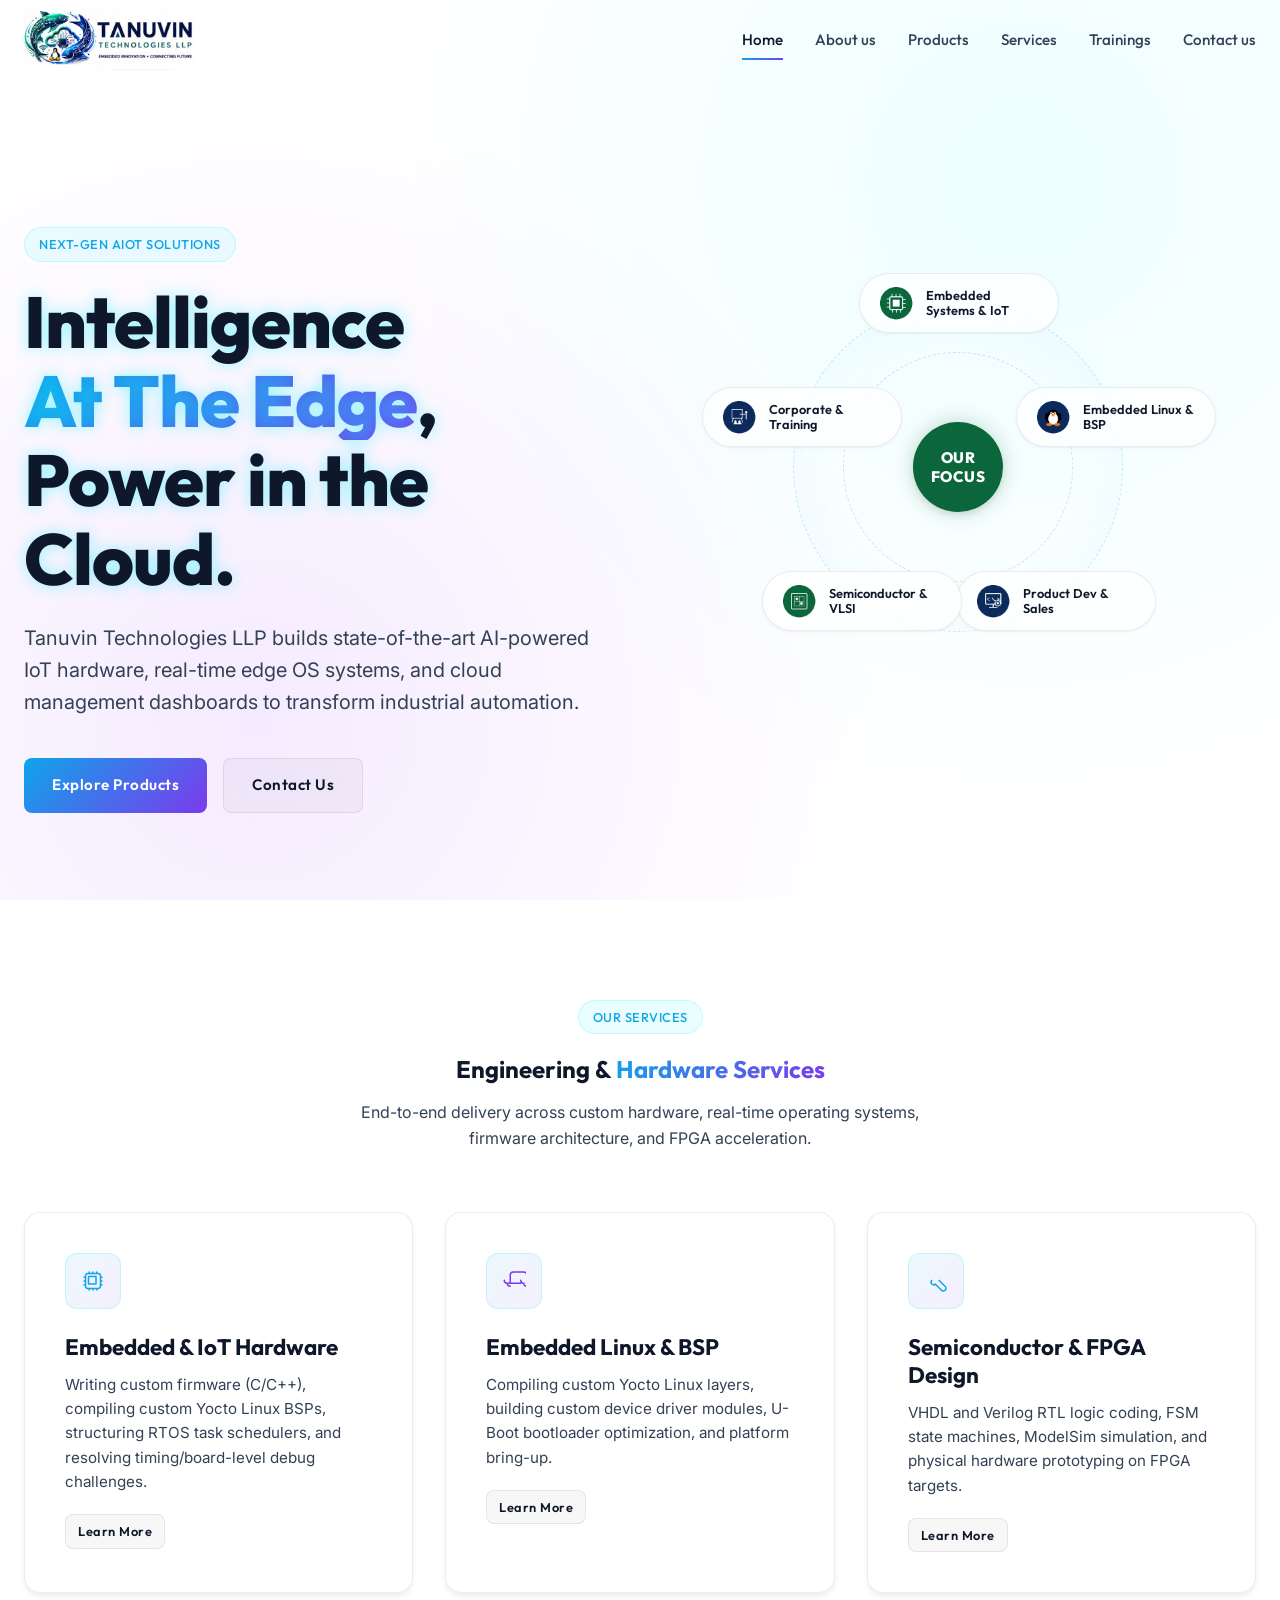
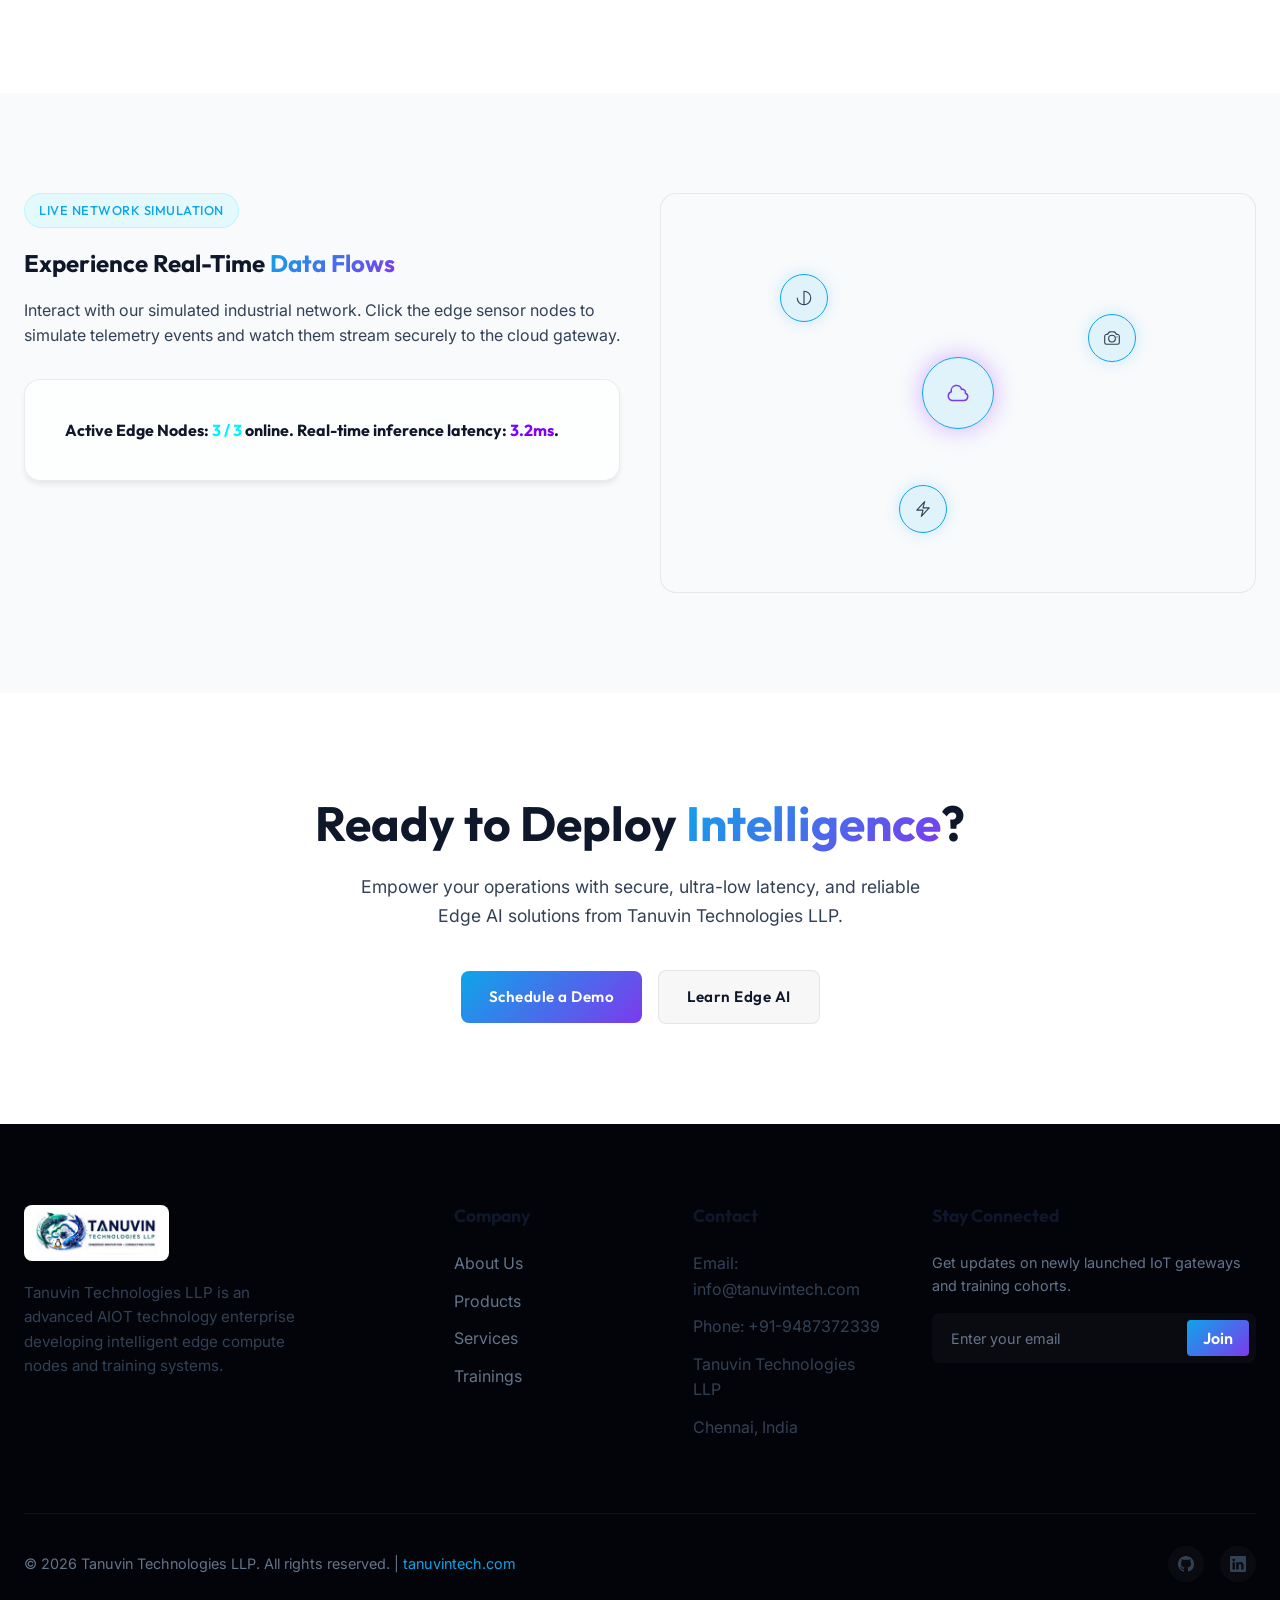
<file: index.html>
<!DOCTYPE html>
<html lang="en">
<head>
  <meta charset="UTF-8">
  <meta name="viewport" content="width=device-width, initial-scale=1.0">
  <title>Tanuvin Technologies LLP | AIOT Startup - Intelligence at the Edge</title>
  <meta name="description" content="Tanuvin Technologies LLP is a leading AIOT startup providing high-end industrial edge intelligence solutions, custom AI edge hardware, edge OS platforms, and professional IoT training.">
  <link rel="stylesheet" href="css/style-v6.css">
</head>
<body>

  <!-- Navigation Header -->
  <header>
    <div class="container">
      <a href="index.html" class="logo">
        <img src="assets/logo.png" alt="Tanuvin Technologies LLP" class="logo-img">
      </a>
      
      <nav>
        <a href="index.html" class="nav-link active">Home</a>
        <a href="about.html" class="nav-link">About us</a>
        <a href="products.html" class="nav-link">Products</a>
        <a href="services.html" class="nav-link">Services</a>
        <a href="trainings.html" class="nav-link">Trainings</a>
        <a href="contact.html" class="nav-link">Contact us</a>
      </nav>

      <div class="mobile-nav-toggle" id="mobile-toggle">
        <span></span>
        <span></span>
        <span></span>
      </div>
    </div>
  </header>

  <!-- Mobile Nav Overlay -->
  <div class="mobile-menu" id="mobile-menu">
    <a href="index.html" class="nav-link active">Home</a>
    <a href="about.html" class="nav-link">About us</a>
    <a href="products.html" class="nav-link">Products</a>
    <a href="services.html" class="nav-link">Services</a>
    <a href="trainings.html" class="nav-link">Trainings</a>
    <a href="contact.html" class="nav-link">Contact us</a>
  </div>

  <!-- Hero Section -->
  <section class="hero">
    <div class="container grid-2">
      <div class="hero-content scroll-fade">
        <div class="badge">Next-Gen AIOT Solutions</div>
        <h1 class="text-glow">Intelligence <span class="text-gradient">At The Edge</span>, Power in the Cloud.</h1>
        <p class="hero-lead">Tanuvin Technologies LLP builds state-of-the-art AI-powered IoT hardware, real-time edge OS systems, and cloud management dashboards to transform industrial automation.</p>
        <div class="hero-actions">
          <a href="products.html" class="btn btn-primary">Explore Products</a>
          <a href="contact.html" class="btn btn-secondary">Contact Us</a>
        </div>
      </div>
      
      <!-- Hero Features Orbit Visual (Images) -->
      <div class="hero-visual-orbit scroll-fade delay-2">
        <!-- Center Hub (Text Label) -->
        <div class="visual-center">
          <span style="font-family: var(--font-heading); font-weight: 800; font-size: 0.95rem; color: #ffffff; text-transform: uppercase; letter-spacing: 0.5px; line-height: 1.25; text-align: center;">Our<br>Focus</span>
        </div>
        
        <div class="visual-globe-orbit">
          <!-- Orbiting Card 1 (Top / 0°) -->
          <div class="orbit-wrap" style="top: 0px; left: 165px; margin-left: -100px; margin-top: -30px;">
            <div class="orbit-card">
              <div class="orbit-icon">
                <img src="assets/emb_sys.png" alt="Embedded Systems" style="width: 40px; height: 40px; object-fit: contain;">
              </div>
              <span>Embedded Systems &amp; IoT</span>
            </div>
          </div>

          <!-- Orbiting Card 2 (72°) -->
          <div class="orbit-wrap" style="top: 114px; left: 322px; margin-left: -100px; margin-top: -30px;">
            <div class="orbit-card">
              <div class="orbit-icon">
                <img src="assets/emb_linux.png" alt="Embedded Linux" style="width: 40px; height: 40px; object-fit: contain;">
              </div>
              <span>Embedded Linux &amp; BSP</span>
            </div>
          </div>

          <!-- Orbiting Card 3 (144°) -->
          <div class="orbit-wrap" style="top: 298px; left: 262px; margin-left: -100px; margin-top: -30px;">
            <div class="orbit-card">
              <div class="orbit-icon">
                <img src="assets/soft_sol.png" alt="Software Solutions" style="width: 40px; height: 40px; object-fit: contain;">
              </div>
              <span>Product Dev &amp; Sales</span>
            </div>
          </div>

          <!-- Orbiting Card 4 (216°) -->
          <div class="orbit-wrap" style="top: 298px; left: 68px; margin-left: -100px; margin-top: -30px;">
            <div class="orbit-card">
              <div class="orbit-icon">
                <img src="assets/semi_design.png" alt="Semiconductor Design" style="width: 40px; height: 40px; object-fit: contain;">
              </div>
              <span>Semiconductor &amp; VLSI</span>
            </div>
          </div>

          <!-- Orbiting Card 5 (288°) -->
          <div class="orbit-wrap" style="top: 114px; left: 8px; margin-left: -100px; margin-top: -30px;">
            <div class="orbit-card">
              <div class="orbit-icon">
                <img src="assets/tech_consult.png" alt="Technical Consulting" style="width: 40px; height: 40px; object-fit: contain;">
              </div>
              <span>Corporate &amp; Training</span>
            </div>
          </div>
        </div>
      </div>
    </div>
  </section>


  <!-- Services Summary Section -->
  <section class="section">
    <div class="container">
      <div class="text-center scroll-fade" style="margin-bottom: 60px;">
        <div class="badge">Our Services</div>
        <h2>Engineering &amp; <span class="text-gradient">Hardware Services</span></h2>
        <p style="max-width: 600px; margin: 16px auto 0;">End-to-end delivery across custom hardware, real-time operating systems, firmware architecture, and FPGA acceleration.</p>
      </div>

      <div class="grid-3">
        <!-- Service 1: Embedded Systems -->
        <div class="glass-card scroll-fade">
          <div class="showcase-icon" style="color: var(--accent-cyan);">
            <svg xmlns="http://www.w3.org/2000/svg" fill="none" viewBox="0 0 24 24" stroke-width="1.5" stroke="currentColor">
              <path stroke-linecap="round" stroke-linejoin="round" d="M8.25 3v1.5M4.5 8.25H3m18 0h-1.5M4.5 12H3m18 0h-1.5m-15 3.75H3m18 0h-1.5M8.25 19.5V21M12 3v1.5m0 15V21m3.75-18v1.5m0 15V21m-9-1.5h10.5a2.25 2.25 0 0 0 2.25-2.25V6.75a2.25 2.25 0 0 0-2.25-2.25H6.75A2.25 2.25 0 0 0 4.5 6.75v10.5a2.25 2.25 0 0 0 2.25 2.25Zm.75-12h7.5v7.5h-7.5v-7.5Z" />
            </svg>
          </div>
          <h3>Embedded &amp; IoT Hardware</h3>
          <p>Writing custom firmware (C/C++), compiling custom Yocto Linux BSPs, structuring RTOS task schedulers, and resolving timing/board-level debug challenges.</p>
          <a href="services.html" class="btn btn-secondary" style="margin-top: 20px; font-size: 0.8rem; padding: 6px 12px;">Learn More</a>
        </div>

        <!-- Service 2: Embedded Linux & BSP -->
        <div class="glass-card scroll-fade delay-1">
          <div class="showcase-icon" style="color: var(--accent-purple);">
            <svg xmlns="http://www.w3.org/2000/svg" fill="none" viewBox="0 0 24 24" stroke-width="1.5" stroke="currentColor">
              <path stroke-linecap="round" stroke-linejoin="round" d="M5.25 14.25h13.5m-13.5 0a3 3 0 01-3-3m3 3a3 3 0 003 3m13.5-3a3 3 0 01-3-3m3 3a3 3 0 003 3m-16.5-3V6a3 3 0 013-3h10.5a3 3 0 013 3v5.25" />
            </svg>
          </div>
          <h3>Embedded Linux &amp; BSP</h3>
          <p>Compiling custom Yocto Linux layers, building custom device driver modules, U-Boot bootloader optimization, and platform bring-up.</p>
          <a href="services.html" class="btn btn-secondary" style="margin-top: 20px; font-size: 0.8rem; padding: 6px 12px;">Learn More</a>
        </div>

        <!-- Service 3: Semiconductor & FPGA -->
        <div class="glass-card scroll-fade delay-2">
          <div class="showcase-icon" style="color: var(--accent-cyan);">
            <svg xmlns="http://www.w3.org/2000/svg" fill="none" viewBox="0 0 24 24" stroke-width="1.5" stroke="currentColor">
              <path stroke-linecap="round" stroke-linejoin="round" d="M11.42 15.17L17.25 21A2.67 2.67 0 1021 17.25l-5.83-5.83m-3.75 3.75a2.67 2.67 0 01-3.75-3.75" />
            </svg>
          </div>
          <h3>Semiconductor &amp; FPGA Design</h3>
          <p>VHDL and Verilog RTL logic coding, FSM state machines, ModelSim simulation, and physical hardware prototyping on FPGA targets.</p>
          <a href="services.html" class="btn btn-secondary" style="margin-top: 20px; font-size: 0.8rem; padding: 6px 12px;">Learn More</a>
        </div>
      </div>
    </div>
  </section>

  <!-- Interactive Demo Area -->
  <section class="section-alt">
    <div class="container grid-2">
      <div class="scroll-fade">
        <div class="badge">Live Network Simulation</div>
        <h2>Experience Real-Time <span class="text-gradient">Data Flows</span></h2>
        <p style="margin: 20px 0 30px;">Interact with our simulated industrial network. Click the edge sensor nodes to simulate telemetry events and watch them stream securely to the cloud gateway.</p>
        <div class="glass-card">
          <h4 id="network-status-text">Active Edge Nodes: <span style="color: #00f2fe;">3 / 3</span> online. Real-time inference latency: <span style="color: #7f00ff;">3.2ms</span>.</h4>
        </div>
      </div>

      <div class="demo-network-wrap scroll-fade delay-2">
        <!-- Cloud Gateway (Center) -->
        <div class="demo-sensor sensor-cloud active" id="demo-cloud">
          <svg xmlns="http://www.w3.org/2000/svg" fill="none" viewBox="0 0 24 24" stroke-width="1.5" stroke="currentColor" style="width: 24px; height: 24px; color: var(--accent-purple);">
            <path stroke-linecap="round" stroke-linejoin="round" d="M2.25 15a4.5 4.5 0 0 0 4.5 4.5H18a3.75 3.75 0 0 0 1.332-7.257 3 3 0 0 0-3.758-3.848 5.25 5.25 0 0 0-10.233 2.33A4.502 4.502 0 0 0 2.25 15Z" />
          </svg>
        </div>
        
        <!-- Sensor Node 1 -->
        <div class="demo-sensor active" style="top: 20%; left: 20%;">
          <svg xmlns="http://www.w3.org/2000/svg" fill="none" viewBox="0 0 24 24" stroke-width="1.5" stroke="currentColor" style="width: 18px; height: 18px;">
            <path stroke-linecap="round" stroke-linejoin="round" d="M12 3v17.25m0-17.25a9 9 0 1 1-9 9m9-9a9 9 0 0 1 9 9" />
          </svg>
        </div>
        
        <!-- Sensor Node 2 -->
        <div class="demo-sensor active" style="top: 30%; right: 20%;">
          <svg xmlns="http://www.w3.org/2000/svg" fill="none" viewBox="0 0 24 24" stroke-width="1.5" stroke="currentColor" style="width: 18px; height: 18px;">
            <path stroke-linecap="round" stroke-linejoin="round" d="M6.827 6.175A2.31 2.31 0 0 1 5.186 7.23c-.38.054-.757.112-1.134.175C2.999 7.58 2.25 8.507 2.25 9.574V18a2.25 2.25 0 0 0 2.25 2.25h15A2.25 2.25 0 0 0 21.75 18V9.574c0-1.067-.75-1.994-1.802-2.169a47.865 47.865 0 0 0-1.134-.175 2.31 2.31 0 0 1-1.64-1.055l-.822-1.316a2.192 2.192 0 0 0-1.736-1.039 48.774 48.774 0 0 0-5.232 0 2.192 2.192 0 0 0-1.736 1.039l-.821 1.316Z" />
            <path stroke-linecap="round" stroke-linejoin="round" d="M16.5 12.75a4.5 4.5 0 1 1-9 0 4.5 4.5 0 0 1 9 0ZM18.75 10.5h.008v.008h-.008V10.5Z" />
          </svg>
        </div>

        <!-- Sensor Node 3 -->
        <div class="demo-sensor active" style="bottom: 15%; left: 40%;">
          <svg xmlns="http://www.w3.org/2000/svg" fill="none" viewBox="0 0 24 24" stroke-width="1.5" stroke="currentColor" style="width: 18px; height: 18px;">
            <path stroke-linecap="round" stroke-linejoin="round" d="M3.75 13.5l10.5-11.25L12 10.5h8.25L9.75 21.75 12 13.5H3.75z" />
          </svg>
        </div>
      </div>
    </div>
  </section>

  <!-- CTA section -->
  <section class="section">
    <div class="container text-center scroll-fade">
      <h2 style="font-size: 3rem; margin-bottom: 20px;">Ready to Deploy <span class="text-gradient">Intelligence</span>?</h2>
      <p style="max-width: 600px; margin: 0 auto 40px; font-size: 1.1rem;">Empower your operations with secure, ultra-low latency, and reliable Edge AI solutions from Tanuvin Technologies LLP.</p>
      <div class="flex-center" style="gap: 16px;">
        <a href="contact.html" class="btn btn-primary">Schedule a Demo</a>
        <a href="trainings.html" class="btn btn-secondary">Learn Edge AI</a>
      </div>
    </div>
  </section>

  <!-- Footer -->
  <footer>
    <div class="container">
      <div class="footer-grid">
        <div class="footer-brand">
          <a href="index.html" class="logo">
            <img src="assets/logo.png" alt="Tanuvin Technologies LLP" class="logo-img footer-logo-img">
          </a>
          <p style="margin-top: 15px; color: var(--text-secondary);">Tanuvin Technologies LLP is an advanced AIOT technology enterprise developing intelligent edge compute nodes and training systems.</p>
        </div>
        
        <div>
          <h4 class="footer-title">Company</h4>
          <ul class="footer-links">
            <li><a href="about.html">About Us</a></li>
            <li><a href="products.html">Products</a></li>
            <li><a href="services.html">Services</a></li>
            <li><a href="trainings.html">Trainings</a></li>
          </ul>
        </div>
        
        <div>
          <h4 class="footer-title">Contact</h4>
          <ul class="footer-links" style="color: var(--text-secondary);">
            <li>Email: info@tanuvintech.com</li>
            <li>Phone: +91-9487372339</li>
            <li>Tanuvin Technologies LLP</li>
            <li>Chennai, India</li>
          </ul>
        </div>
        
        <div class="footer-newsletter">
          <h4 class="footer-title">Stay Connected</h4>
          <p>Get updates on newly launched IoT gateways and training cohorts.</p>
          <form class="newsletter-form" onsubmit="event.preventDefault(); alert('Subscribed successfully!'); this.reset();">
            <input type="email" placeholder="Enter your email" required>
            <button type="submit">Join</button>
          </form>
        </div>
      </div>
      
      <div class="footer-bottom">
        <p>&copy; 2026 Tanuvin Technologies LLP. All rights reserved. | <a href="https://tanuvintech.com/" target="_blank" style="color: var(--accent-cyan);">tanuvintech.com</a></p>
        <div class="footer-socials">
          <a href="#" class="social-icon">
            <svg xmlns="http://www.w3.org/2000/svg" width="16" height="16" fill="currentColor" viewBox="0 0 16 16">
              <path d="M8 0C3.58 0 0 3.58 0 8c0 3.54 2.29 6.53 5.47 7.59.4.07.55-.17.55-.38 0-.19-.01-.82-.01-1.49-2.01.37-2.53-.49-2.69-.94-.09-.23-.48-.94-.82-1.13-.28-.15-.68-.52-.01-.53.63-.01 1.08.58 1.23.82.72 1.21 1.87.87 2.33.66.07-.52.28-.87.51-1.07-1.78-.2-3.64-.89-3.64-3.95 0-.87.31-1.59.82-2.15-.08-.2-.36-1.02.08-2.12 0 0 .67-.21 2.2.82.64-.18 1.32-.27 2-.27.68 0 1.36.09 2 .27 1.53-1.04 2.2-.82 2.2-.82.44 1.1.16 1.92.08 2.12.51.56.82 1.27.82 2.15 0 3.07-1.87 3.75-3.65 3.95.29.25.54.73.54 1.48 0 1.07-.01 1.93-.01 2.2 0 .21.15.46.55.38A8.012 8.012 0 0 0 16 8c0-4.42-3.58-8-8-8z"/>
            </svg>
          </a>
          <a href="#" class="social-icon">
            <svg xmlns="http://www.w3.org/2000/svg" width="16" height="16" fill="currentColor" viewBox="0 0 16 16">
              <path d="M0 1.146C0 .513.52 0 1.146 0H14.854C15.48 0 16 .513 16 1.146v13.708c0 .633-.52 1.146-1.146 1.146H1.146C.52 16 0 15.487 0 14.854V1.146zm4.943 12.248V6.169H2.542v7.225h2.401zm-1.2-8.212c.837 0 1.358-.554 1.358-1.248-.015-.709-.52-1.248-1.342-1.248-.822 0-1.359.54-1.359 1.248 0 .694.521 1.248 1.327 1.248h.016zm4.908 8.212V9.359c0-.216.016-.432.08-.586.173-.431.568-.878 1.232-.878.869 0 1.216.662 1.216 1.634v3.865h2.401V9.25c0-2.22-1.184-3.252-2.764-3.252-1.274 0-1.845.7-2.165 1.193v.025h-.016a5.54 5.54 0 0 1 .016-.025V6.169h-2.4c.03.678 0 7.225 0 7.225h2.4z"/>
            </svg>
          </a>
        </div>
      </div>
    </div>
  </footer>

  <script src="js/main.js"></script>
</body>
</html>
</file>
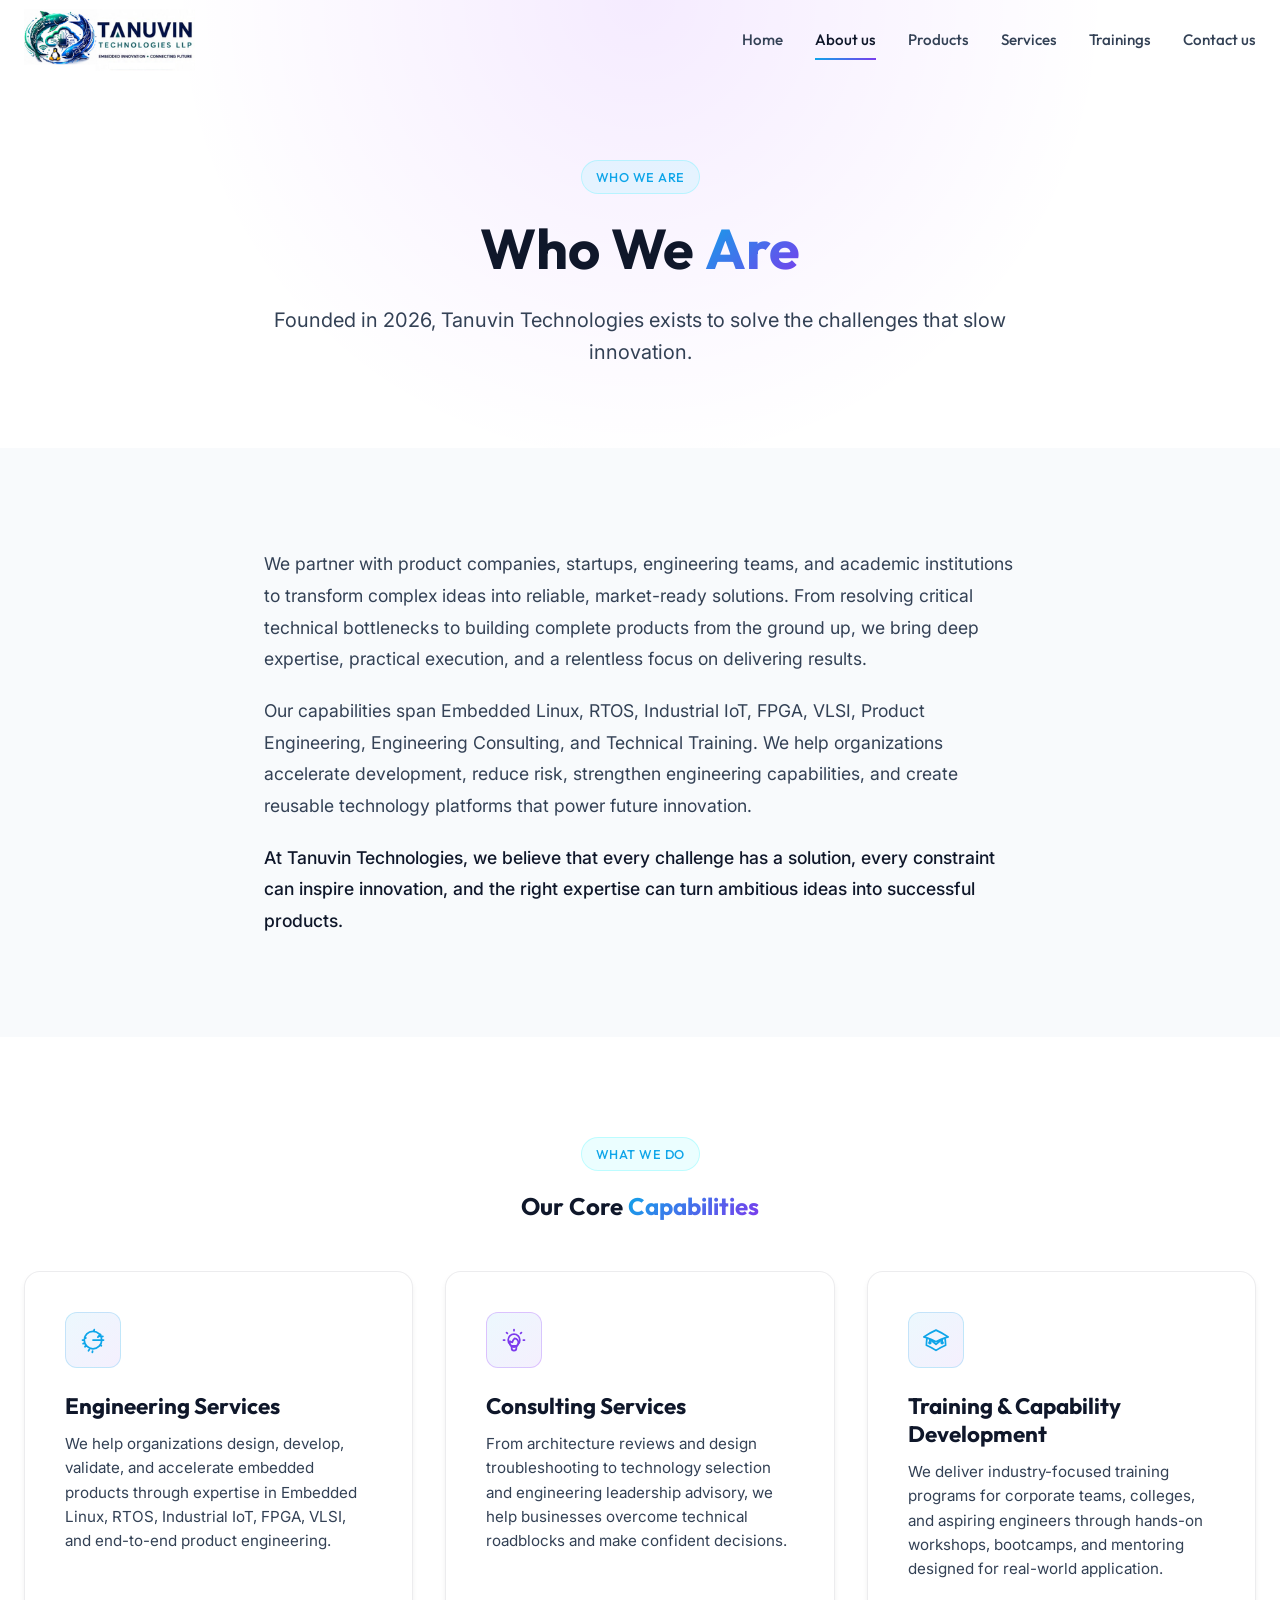
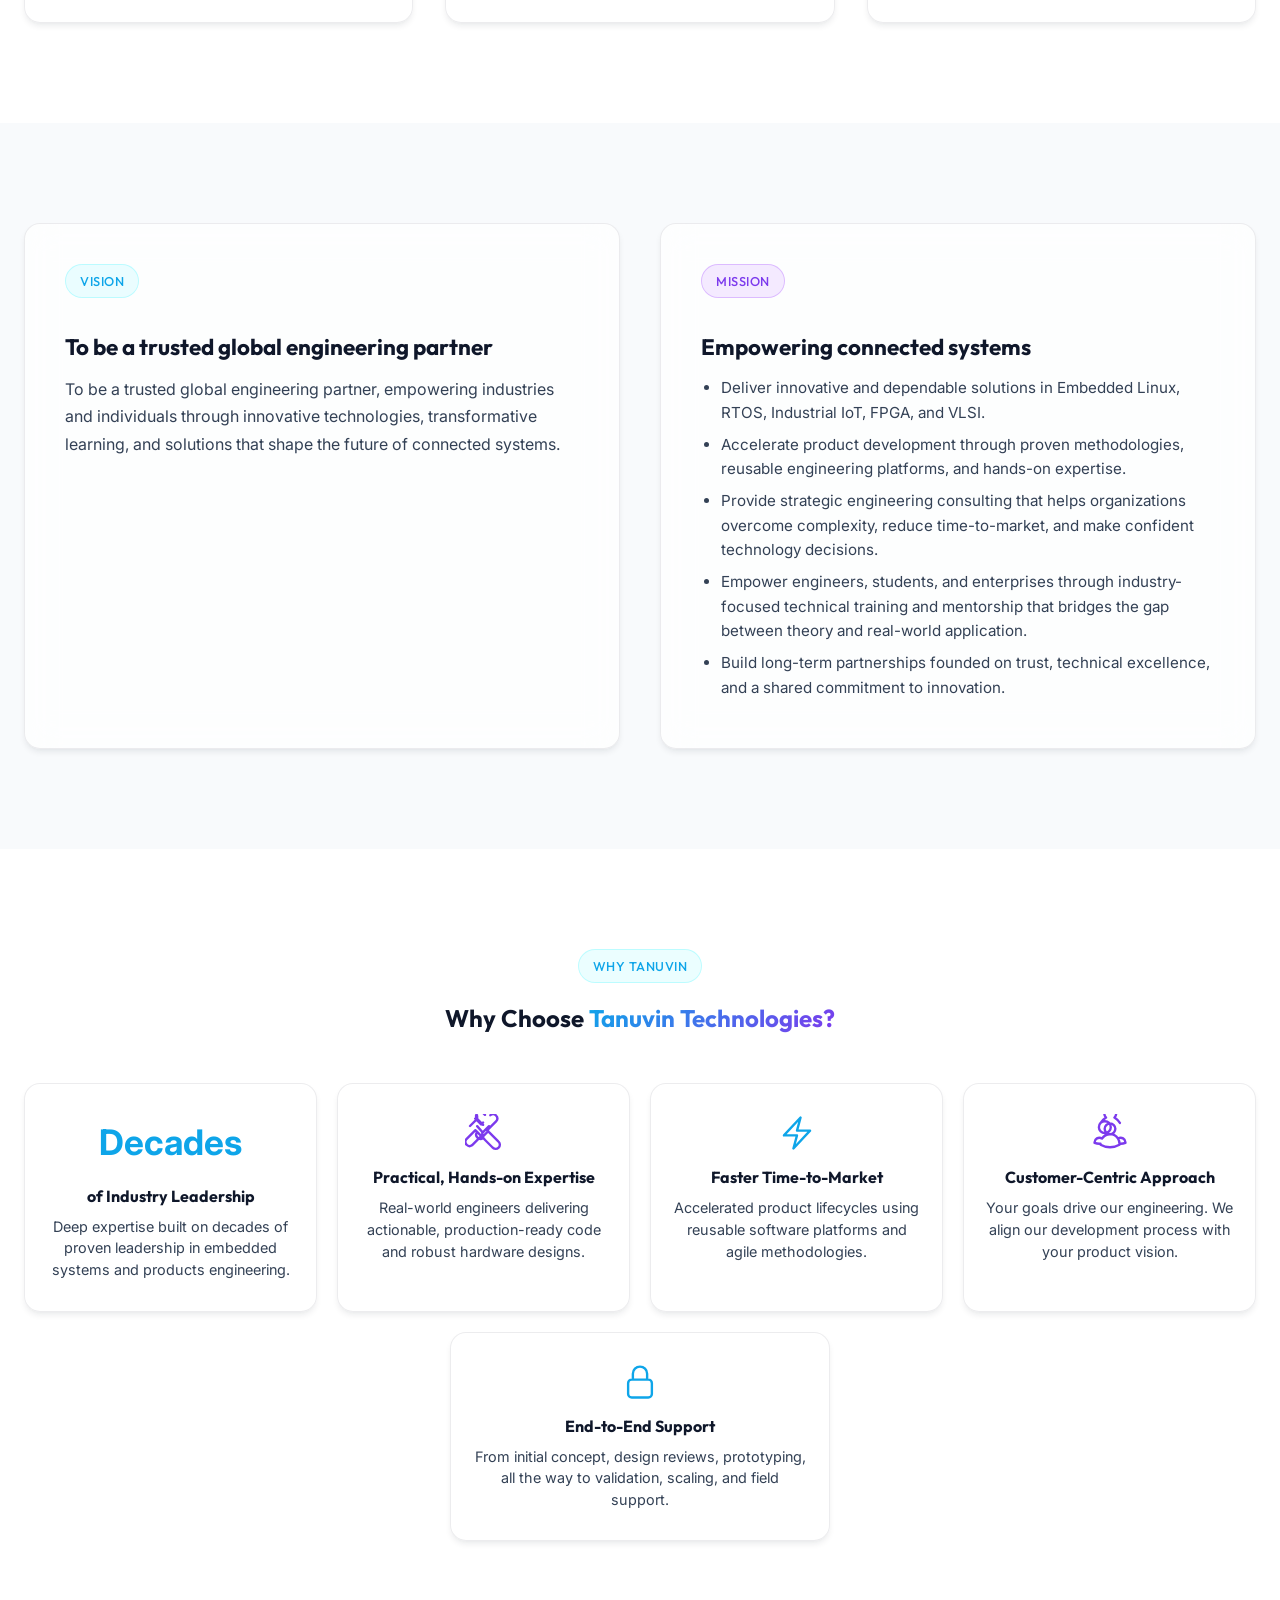
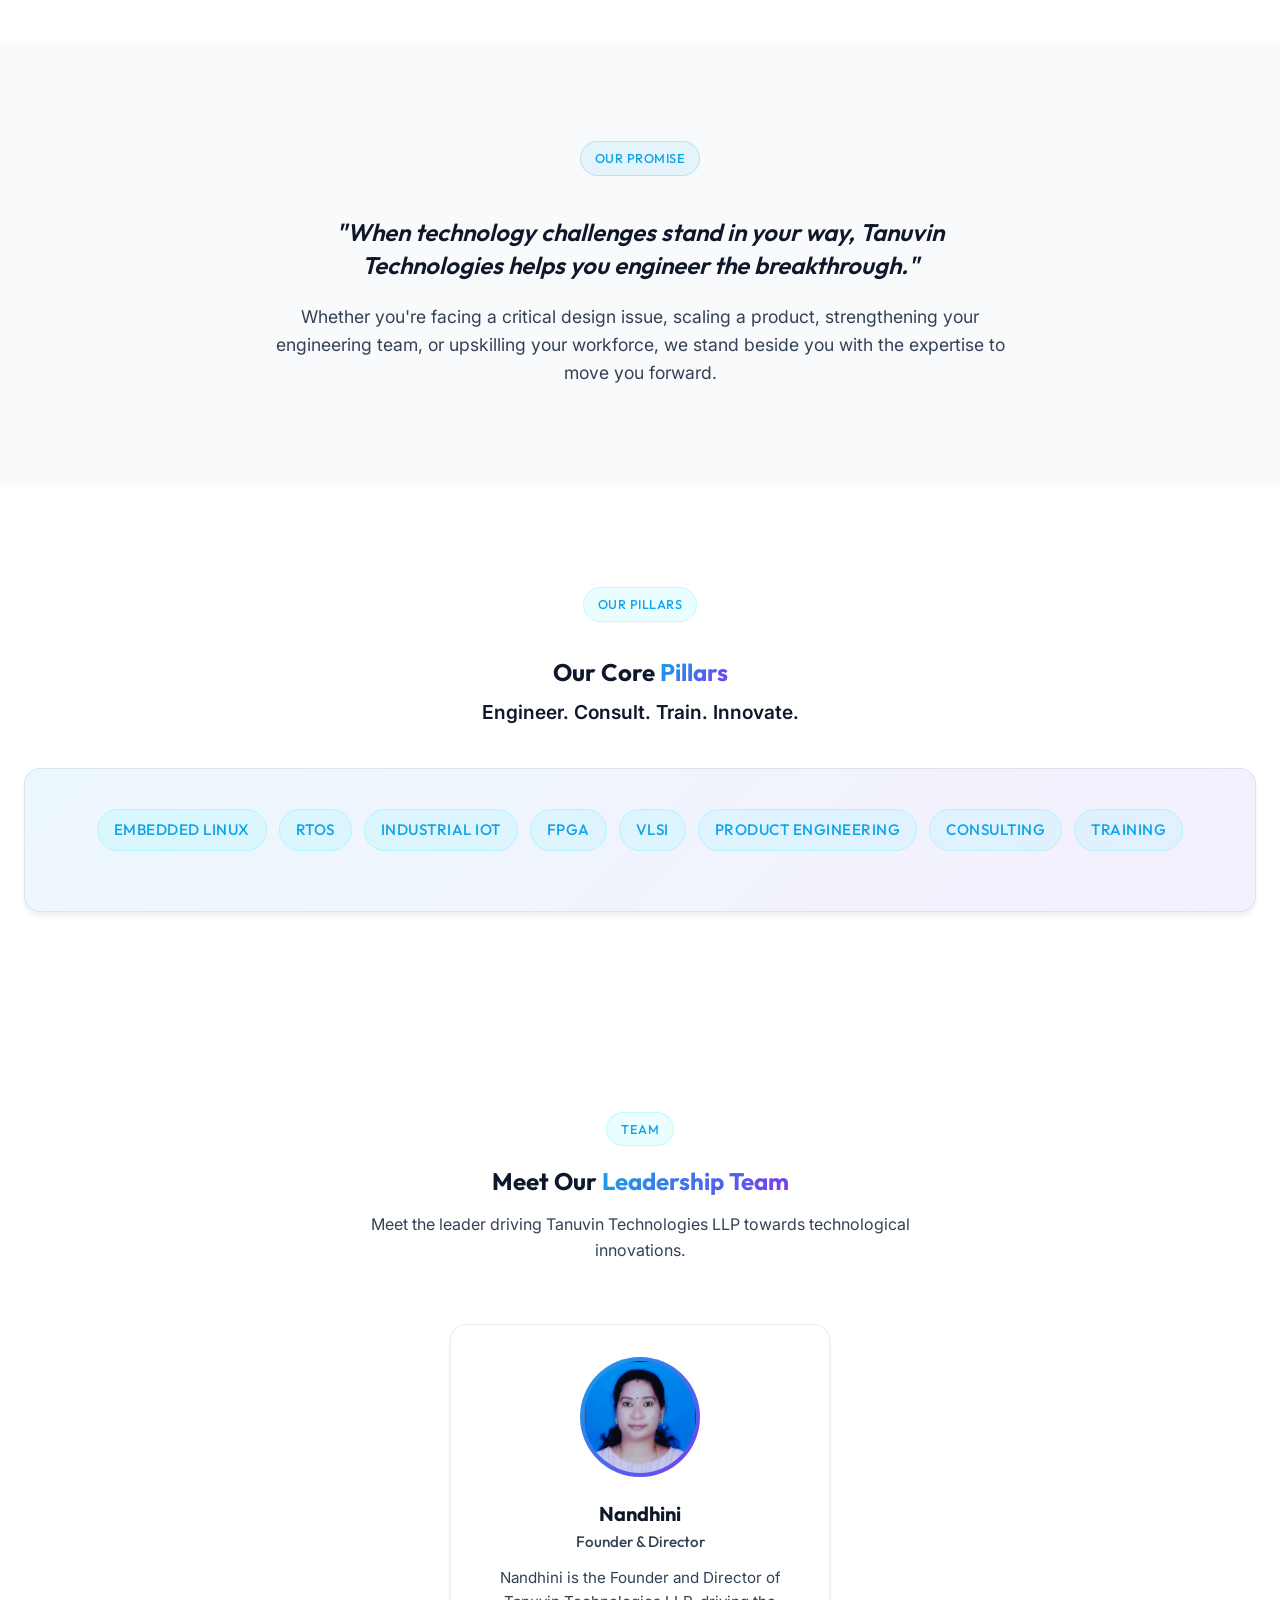
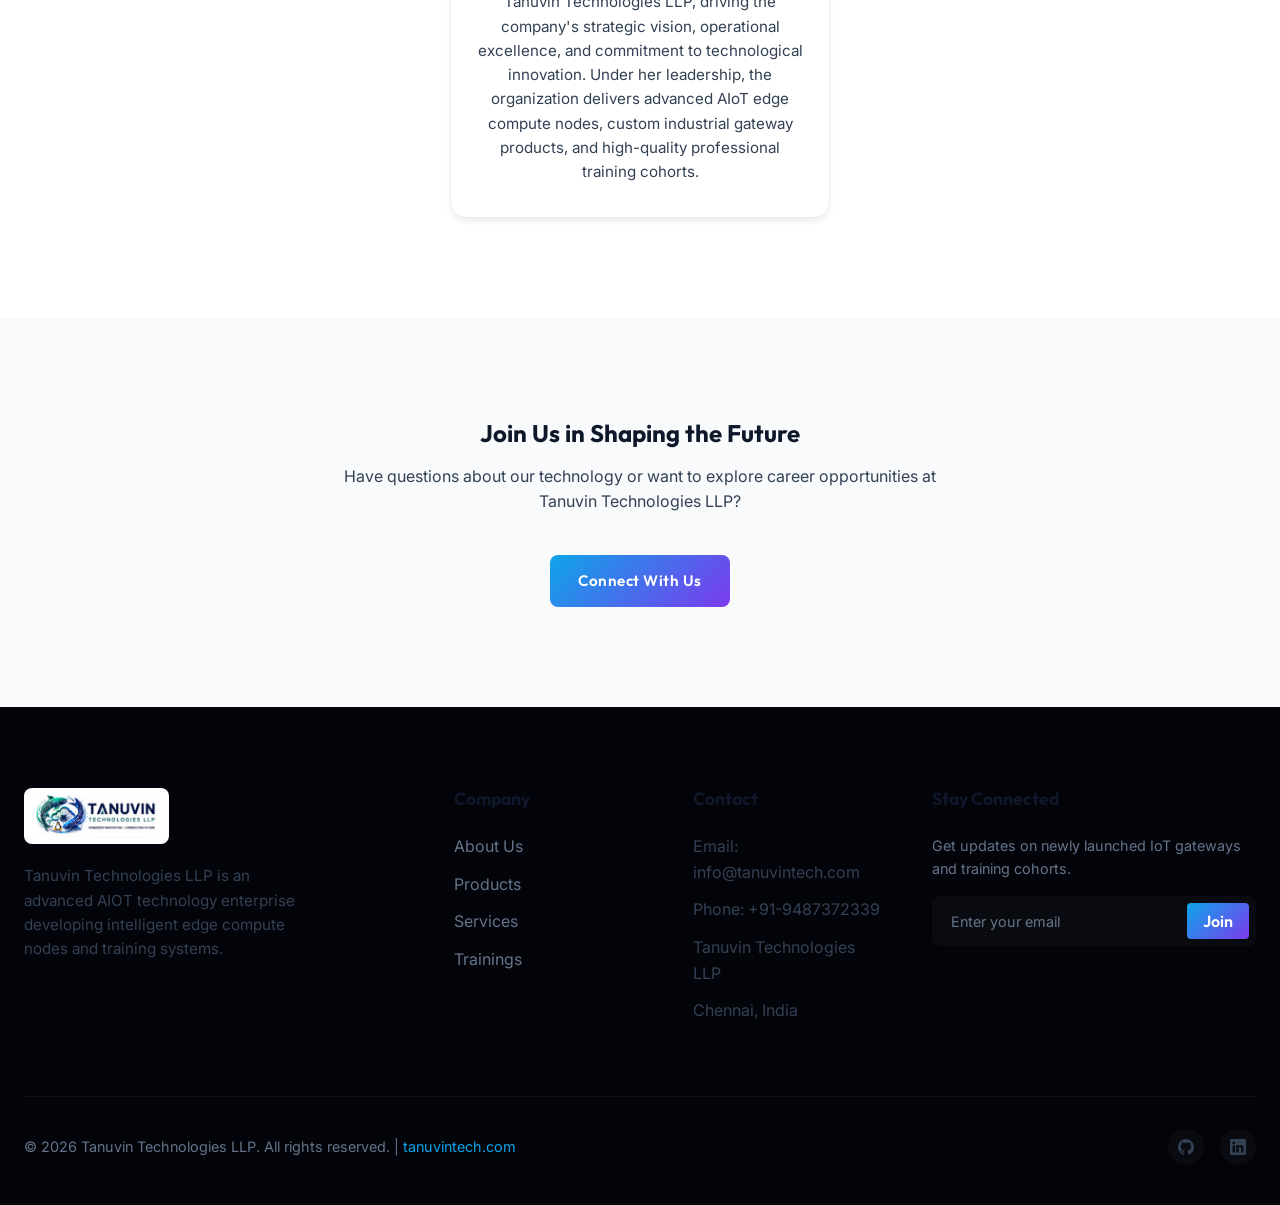
<file: about.html>
<!DOCTYPE html>
<html lang="en">
<head>
  <meta charset="UTF-8">
  <meta name="viewport" content="width=device-width, initial-scale=1.0">
  <title>About Us | Tanuvin Technologies LLP</title>
  <meta name="description" content="Learn about Tanuvin Technologies LLP's journey, mission, core values, and the talented team building advanced Edge AI and IoT platforms.">
  <link rel="stylesheet" href="css/style-v6.css">
</head>
<body>

  <!-- Navigation Header -->
  <header>
    <div class="container">
      <a href="index.html" class="logo">
        <img src="assets/logo.png" alt="Tanuvin Technologies LLP" class="logo-img">
      </a>
      
      <nav>
        <a href="index.html" class="nav-link">Home</a>
        <a href="about.html" class="nav-link active">About us</a>
        <a href="products.html" class="nav-link">Products</a>
        <a href="services.html" class="nav-link">Services</a>
        <a href="trainings.html" class="nav-link">Trainings</a>
        <a href="contact.html" class="nav-link">Contact us</a>
      </nav>

      <div class="mobile-nav-toggle" id="mobile-toggle">
        <span></span>
        <span></span>
        <span></span>
      </div>
    </div>
  </header>

  <!-- Mobile Nav Overlay -->
  <div class="mobile-menu" id="mobile-menu">
    <a href="index.html" class="nav-link">Home</a>
    <a href="about.html" class="nav-link active">About us</a>
    <a href="products.html" class="nav-link">Products</a>
    <a href="services.html" class="nav-link">Services</a>
    <a href="trainings.html" class="nav-link">Trainings</a>
    <a href="contact.html" class="nav-link">Contact us</a>
  </div>

  <!-- Page Intro -->
  <section class="page-intro text-center">
    <div class="container scroll-fade">
      <div class="badge">Who We Are</div>
      <h1 class="page-intro-title">Who We <span class="text-gradient">Are</span></h1>
      <p class="page-intro-lead" style="max-width: 800px; margin: 20px auto 0;">Founded in 2026, Tanuvin Technologies exists to solve the challenges that slow innovation.</p>
    </div>
  </section>

  <!-- Who We Are Content -->
  <section class="section-alt">
    <div class="container scroll-fade" style="max-width: 800px;">
      <p style="font-size: 1.1rem; line-height: 1.8; margin-bottom: 20px; color: var(--text-secondary);">We partner with product companies, startups, engineering teams, and academic institutions to transform complex ideas into reliable, market-ready solutions. From resolving critical technical bottlenecks to building complete products from the ground up, we bring deep expertise, practical execution, and a relentless focus on delivering results.</p>
      <p style="font-size: 1.1rem; line-height: 1.8; margin-bottom: 20px; color: var(--text-secondary);">Our capabilities span Embedded Linux, RTOS, Industrial IoT, FPGA, VLSI, Product Engineering, Engineering Consulting, and Technical Training. We help organizations accelerate development, reduce risk, strengthen engineering capabilities, and create reusable technology platforms that power future innovation.</p>
      <p style="font-size: 1.1rem; line-height: 1.8; font-weight: 500; color: var(--text-primary);">At Tanuvin Technologies, we believe that every challenge has a solution, every constraint can inspire innovation, and the right expertise can turn ambitious ideas into successful products.</p>
    </div>
  </section>

  <!-- What We Do Section -->
  <section class="section">
    <div class="container">
      <div class="text-center scroll-fade" style="margin-bottom: 50px;">
        <div class="badge">What We Do</div>
        <h2>Our Core <span class="text-gradient">Capabilities</span></h2>
      </div>
      
      <div class="grid-3">
        <!-- Service 1 -->
        <div class="glass-card scroll-fade">
          <div class="showcase-icon" style="border-color: rgba(14, 165, 233, 0.2); color: var(--accent-cyan); background: var(--gradient-glow);">
            <svg xmlns="http://www.w3.org/2000/svg" fill="none" viewBox="0 0 24 24" stroke-width="1.5" stroke="currentColor" style="width: 28px; height: 28px;">
              <path stroke-linecap="round" stroke-linejoin="round" d="M4.5 12a7.5 7.5 0 0 0 15 0m-15 0a7.5 7.5 0 1 1 15 0m-15 0H3m16.5 0H21m-1.5 0H12m-8.457 3.077l1.41-.513m14.095-5.13l1.41-.513M5.106 17.785l1.15-.827m11.379-8.16l1.15-.827M8.14 21.27l.707-1.03m7.307-10.68l.707-1.03m-5.412 14.175l.172-1.237M12.916 4.3l.172-1.237m-7.237 14.288l-.355-1.2M18.673 8.358l-.355-1.2M5.884 10.3l-1.03-.707m14.288 7.307l-1.03-.707" />
            </svg>
          </div>
          <h3 style="margin-top: 15px;">Engineering Services</h3>
          <p style="margin-top: 10px; font-size: 0.95rem; line-height: 1.6; color: var(--text-secondary);">We help organizations design, develop, validate, and accelerate embedded products through expertise in Embedded Linux, RTOS, Industrial IoT, FPGA, VLSI, and end-to-end product engineering.</p>
        </div>

        <!-- Service 2 -->
        <div class="glass-card scroll-fade delay-1">
          <div class="showcase-icon" style="border-color: rgba(127, 0, 255, 0.2); color: var(--accent-purple); background: var(--gradient-glow);">
            <svg xmlns="http://www.w3.org/2000/svg" fill="none" viewBox="0 0 24 24" stroke-width="1.5" stroke="currentColor" style="width: 28px; height: 28px;">
              <path stroke-linecap="round" stroke-linejoin="round" d="M12 18a3.75 3.75 0 0 0 .495-7.467 5.99 5.99 0 0 0-1.925 3.546 5.974 5.974 0 0 1-2.133-1A3.75 3.75 0 0 0 12 18Z" />
              <path stroke-linecap="round" stroke-linejoin="round" d="M9.663 17h4.673M12 3v1m6.364 1.636l-.707.707M21 12h-1M4 12H3m3.343-5.657l-.707-.707m2.828 9.9a5 5 0 1 1 7.072 0l-.548.547A3.374 3.374 0 0 0 14 18.469V19a2 2 0 1 1-4 0v-.531c0-.895-.356-1.754-.988-2.386l-.548-.547Z" />
            </svg>
          </div>
          <h3 style="margin-top: 15px;">Consulting Services</h3>
          <p style="margin-top: 10px; font-size: 0.95rem; line-height: 1.6; color: var(--text-secondary);">From architecture reviews and design troubleshooting to technology selection and engineering leadership advisory, we help businesses overcome technical roadblocks and make confident decisions.</p>
        </div>

        <!-- Service 3 -->
        <div class="glass-card scroll-fade delay-2">
          <div class="showcase-icon" style="border-color: rgba(14, 165, 233, 0.2); color: var(--accent-cyan); background: var(--gradient-glow);">
            <svg xmlns="http://www.w3.org/2000/svg" fill="none" viewBox="0 0 24 24" stroke-width="1.5" stroke="currentColor" style="width: 28px; height: 28px;">
              <path stroke-linecap="round" stroke-linejoin="round" d="M4.26 10.147a60.438 60.438 0 0 0-.491 6.347A48.62 48.62 0 0 1 12 20.904a48.62 48.62 0 0 1 8.232-4.41 60.46 60.46 0 0 0-.491-6.347m-15.482 0a50.57 50.57 0 0 0-2.658-.813A59.906 59.906 0 0 1 12 3.493a59.902 59.902 0 0 1 10.399 5.84c-.896.248-1.783.52-2.658.814m-15.482 0A50.717 50.717 0 0 1 12 13.489a50.702 50.702 0 0 1 7.74-3.342M6.75 15a.75.75 0 1 0 0-1.5.75.75 0 0 0 0 1.5Zm0 0v-3.675A57.778 57.778 0 0 0 12 15.75a57.778 57.778 0 0 0 5.25-4.425v3.675m0 0a.75.75 0 1 0 0-1.5.75.75 0 0 0 0 1.5Z" />
            </svg>
          </div>
          <h3 style="margin-top: 15px;">Training &amp; Capability Development</h3>
          <p style="margin-top: 10px; font-size: 0.95rem; line-height: 1.6; color: var(--text-secondary);">We deliver industry-focused training programs for corporate teams, colleges, and aspiring engineers through hands-on workshops, bootcamps, and mentoring designed for real-world application.</p>
        </div>
      </div>
    </div>
  </section>

  <!-- Mission & Vision Section -->
  <section class="section-alt">
    <div class="container grid-2">
      <div class="glass-card scroll-fade">
        <div class="badge">Vision</div>
        <h3 style="margin-top: 15px;">To be a trusted global engineering partner</h3>
        <p style="margin-top: 15px; font-size: 1rem; line-height: 1.7; color: var(--text-secondary);">To be a trusted global engineering partner, empowering industries and individuals through innovative technologies, transformative learning, and solutions that shape the future of connected systems.</p>
      </div>

      <div class="glass-card scroll-fade delay-1">
        <div class="badge" style="background: rgba(127,0,255,0.08); border-color: rgba(127,0,255,0.2); color: var(--accent-purple);">Mission</div>
        <h3 style="margin-top: 15px;">Empowering connected systems</h3>
        <ul style="margin-top: 15px; padding-left: 20px; font-size: 0.95rem; line-height: 1.6; list-style-type: disc; color: var(--text-secondary);">
          <li style="margin-bottom: 8px;">Deliver innovative and dependable solutions in Embedded Linux, RTOS, Industrial IoT, FPGA, and VLSI.</li>
          <li style="margin-bottom: 8px;">Accelerate product development through proven methodologies, reusable engineering platforms, and hands-on expertise.</li>
          <li style="margin-bottom: 8px;">Provide strategic engineering consulting that helps organizations overcome complexity, reduce time-to-market, and make confident technology decisions.</li>
          <li style="margin-bottom: 8px;">Empower engineers, students, and enterprises through industry-focused technical training and mentorship that bridges the gap between theory and real-world application.</li>
          <li style="margin-bottom: 8px;">Build long-term partnerships founded on trust, technical excellence, and a shared commitment to innovation.</li>
        </ul>
      </div>
    </div>
  </section>

  <!-- Why Choose Us Section -->
  <section class="section">
    <div class="container">
      <div class="text-center scroll-fade" style="margin-bottom: 50px;">
        <div class="badge">Why Tanuvin</div>
        <h2>Why Choose <span class="text-gradient">Tanuvin Technologies?</span></h2>
      </div>

      <div style="display: flex; flex-wrap: wrap; justify-content: center; gap: 20px;">
        <!-- Card 1 -->
        <div class="glass-card scroll-fade" style="flex: 1 1 280px; min-width: 250px; max-width: 380px; text-align: center; padding: 30px 20px;">
          <div style="font-size: 2.2rem; margin-bottom: 15px; color: var(--accent-cyan); font-weight: 700;">Decades</div>
          <h4 style="margin-bottom: 10px;">of Industry Leadership</h4>
          <p style="font-size: 0.9rem; color: var(--text-secondary); line-height: 1.5;">Deep expertise built on decades of proven leadership in embedded systems and products engineering.</p>
        </div>

        <!-- Card 2 -->
        <div class="glass-card scroll-fade delay-1" style="flex: 1 1 280px; min-width: 250px; max-width: 380px; text-align: center; padding: 30px 20px;">
          <div style="font-size: 2.2rem; margin-bottom: 15px; color: var(--accent-purple);">
            <svg xmlns="http://www.w3.org/2000/svg" fill="none" viewBox="0 0 24 24" stroke-width="1.5" stroke="currentColor" style="width: 38px; height: 38px; margin: 0 auto;">
              <path stroke-linecap="round" stroke-linejoin="round" d="M11.42 15.17L17.25 21A2.67 2.67 0 1021 17.25l-5.83-5.83m-3.75 3.75a2.67 2.67 0 01-3.75-3.75M11.42 15.17l-1.2-1.2m0 0l-5.83 5.83A2.67 2.67 0 01.75 16.03l5.83-5.83m4.35 4.35l1.2 1.2m-1.2-1.2l-3.75-3.75m3.75 3.75l3.75-3.75m-3.75 3.75V11.42m0 0L7.67 7.67m3.75 3.75l3.75-3.75M16.03.75A2.67 2.67 0 0119.78 4.5l-5.83 5.83m-3.75-3.75l1.2-1.2m-1.2 1.2l-3.75-3.75M11.42 6.83l-1.2-1.2m1.2 1.2L7.67 3.08a2.67 2.67 0 013.75-3.75l1.2 1.2M7.67 3.08l-4.5 4.5m4.5-4.5V1.2" />
            </svg>
          </div>
          <h4 style="margin-bottom: 10px;">Practical, Hands-on Expertise</h4>
          <p style="font-size: 0.9rem; color: var(--text-secondary); line-height: 1.5;">Real-world engineers delivering actionable, production-ready code and robust hardware designs.</p>
        </div>

        <!-- Card 3 -->
        <div class="glass-card scroll-fade delay-2" style="flex: 1 1 280px; min-width: 250px; max-width: 380px; text-align: center; padding: 30px 20px;">
          <div style="font-size: 2.2rem; margin-bottom: 15px; color: var(--accent-cyan);">
            <svg xmlns="http://www.w3.org/2000/svg" fill="none" viewBox="0 0 24 24" stroke-width="1.5" stroke="currentColor" style="width: 38px; height: 38px; margin: 0 auto;">
              <path stroke-linecap="round" stroke-linejoin="round" d="M3.75 13.5l10.5-11.25L12 10.5h8.25L9.75 21.75 12 13.5H3.75z" />
            </svg>
          </div>
          <h4 style="margin-bottom: 10px;">Faster Time-to-Market</h4>
          <p style="font-size: 0.9rem; color: var(--text-secondary); line-height: 1.5;">Accelerated product lifecycles using reusable software platforms and agile methodologies.</p>
        </div>

        <!-- Card 4 -->
        <div class="glass-card scroll-fade delay-3" style="flex: 1 1 280px; min-width: 250px; max-width: 380px; text-align: center; padding: 30px 20px;">
          <div style="font-size: 2.2rem; margin-bottom: 15px; color: var(--accent-purple);">
            <svg xmlns="http://www.w3.org/2000/svg" fill="none" viewBox="0 0 24 24" stroke-width="1.5" stroke="currentColor" style="width: 38px; height: 38px; margin: 0 auto;">
              <path stroke-linecap="round" stroke-linejoin="round" d="M18 18.72a9.094 9.094 0 0 0 3.741-.479 3 3 0 0 0-4.682-2.72m.94 3.198.001.031c0 .225-.012.447-.037.666A11.944 11.944 0 0 1 12 21c-2.17 0-4.207-.576-5.963-1.584A6.062 6.062 0 0 1 6 18.719m12 0a5.971 5.971 0 0 0-.941-3.197m0 0A5.995 5.995 0 0 0 12 12.75a5.995 5.995 0 0 0-5.058 2.772m0 0a3 3 0 0 0-4.681 2.72 8.986 8.986 0 0 0 3.74.477m.079-13.063c.882-1.383 2.04-2.538 3.413-3.411a3.75 3.75 0 1 1 5.332 0c1.373.873 2.53 2.028 3.412 3.411m-12.166 0a3.75 3.75 0 1 0 5.331 0m-5.33 0a3.745 3.745 0 0 1 5.33 0M12 12.75A3.375 3.375 0 1 0 12 6a3.375 3.375 0 0 0 0 6.75Z" />
            </svg>
          </div>
          <h4 style="margin-bottom: 10px;">Customer-Centric Approach</h4>
          <p style="font-size: 0.9rem; color: var(--text-secondary); line-height: 1.5;">Your goals drive our engineering. We align our development process with your product vision.</p>
        </div>

        <!-- Card 5 -->
        <div class="glass-card scroll-fade delay-4" style="flex: 1 1 280px; min-width: 250px; max-width: 380px; text-align: center; padding: 30px 20px;">
          <div style="font-size: 2.2rem; margin-bottom: 15px; color: var(--accent-cyan);">
            <svg xmlns="http://www.w3.org/2000/svg" fill="none" viewBox="0 0 24 24" stroke-width="1.5" stroke="currentColor" style="width: 38px; height: 38px; margin: 0 auto;">
              <path stroke-linecap="round" stroke-linejoin="round" d="M16.5 10.5V6.75a4.5 4.5 0 10-9 0v3.75m-.75 11.25h10.5a2.25 2.25 0 002.25-2.25v-6.75a2.25 2.25 0 00-2.25-2.25H6.75a2.25 2.25 0 00-2.25 2.25v6.75a2.25 2.25 0 002.25 2.25Z" />
            </svg>
          </div>
          <h4 style="margin-bottom: 10px;">End-to-End Support</h4>
          <p style="font-size: 0.9rem; color: var(--text-secondary); line-height: 1.5;">From initial concept, design reviews, prototyping, all the way to validation, scaling, and field support.</p>
        </div>
      </div>
    </div>
  </section>

  <!-- Our Promise Section -->
  <section class="section-alt">
    <div class="container scroll-fade text-center" style="max-width: 800px;">
      <div class="badge" style="background: rgba(14, 165, 233, 0.08); border-color: rgba(14, 165, 233, 0.2); color: var(--accent-cyan);">Our Promise</div>
      <h2 style="margin-top: 20px; font-style: italic; font-weight: 600; line-height: 1.4;">"When technology challenges stand in your way, Tanuvin Technologies helps you engineer the breakthrough."</h2>
      <p style="margin-top: 20px; font-size: 1.1rem; color: var(--text-secondary);">Whether you're facing a critical design issue, scaling a product, strengthening your engineering team, or upskilling your workforce, we stand beside you with the expertise to move you forward.</p>
    </div>
  </section>

  <!-- Our Core Pillars Section -->
  <section class="section">
    <div class="container scroll-fade">
      <div class="text-center" style="margin-bottom: 40px;">
        <div class="badge">Our Pillars</div>
        <h2 style="margin-top: 15px;">Our Core <span class="text-gradient">Pillars</span></h2>
        <p style="margin-top: 10px; font-size: 1.2rem; font-weight: 600; color: var(--text-primary);">Engineer. Consult. Train. Innovate.</p>
      </div>
      <div class="glass-card text-center" style="padding: 40px; background: var(--gradient-glow); border-color: var(--glass-border);">
        <div style="display: flex; flex-wrap: wrap; justify-content: center; gap: 12px;">
          <span class="badge" style="font-size: 0.95rem; padding: 8px 16px;">Embedded Linux</span>
          <span class="badge" style="font-size: 0.95rem; padding: 8px 16px;">RTOS</span>
          <span class="badge" style="font-size: 0.95rem; padding: 8px 16px;">Industrial IoT</span>
          <span class="badge" style="font-size: 0.95rem; padding: 8px 16px;">FPGA</span>
          <span class="badge" style="font-size: 0.95rem; padding: 8px 16px;">VLSI</span>
          <span class="badge" style="font-size: 0.95rem; padding: 8px 16px;">Product Engineering</span>
          <span class="badge" style="font-size: 0.95rem; padding: 8px 16px;">Consulting</span>
          <span class="badge" style="font-size: 0.95rem; padding: 8px 16px;">Training</span>
        </div>
      </div>
    </div>
  </section>

  <!-- Leadership Team Section -->
  <section class="section">
    <div class="container">
      <div class="text-center scroll-fade" style="margin-bottom: 60px;">
        <div class="badge">Team</div>
        <h2>Meet Our <span class="text-gradient">Leadership Team</span></h2>
        <p style="max-width: 600px; margin: 16px auto 0;">Meet the leader driving Tanuvin Technologies LLP towards technological innovations.</p>
      </div>

      <div style="display: flex; flex-wrap: wrap; justify-content: center; gap: 30px; max-width: 1200px; margin: 0 auto;">
        <!-- Founder & Director Card -->
        <div class="glass-card team-card scroll-fade" style="max-width: 380px; width: 100%; flex: 1 1 300px;">
          <div class="team-avatar">
            <img src="assets/nandhini.png" alt="Nandhini, Founder &amp; Director">
          </div>
          <h4>Nandhini</h4>
          <p class="team-role">Founder &amp; Director</p>
          <p class="team-bio">Nandhini is the Founder and Director of Tanuvin Technologies LLP, driving the company's strategic vision, operational excellence, and commitment to technological innovation. Under her leadership, the organization delivers advanced AIoT edge compute nodes, custom industrial gateway products, and high-quality professional training cohorts.</p>
        </div>
      </div>
    </div>
  </section>

  <!-- CTA section -->
  <section class="section-alt">
    <div class="container text-center scroll-fade">
      <h2>Join Us in Shaping the Future</h2>
      <p style="max-width: 600px; margin: 16px auto 40px;">Have questions about our technology or want to explore career opportunities at Tanuvin Technologies LLP?</p>
      <a href="contact.html" class="btn btn-primary">Connect With Us</a>
    </div>
  </section>

  <!-- Footer -->
  <footer>
    <div class="container">
      <div class="footer-grid">
        <div class="footer-brand">
          <a href="index.html" class="logo">
            <img src="assets/logo.png" alt="Tanuvin Technologies LLP" class="logo-img footer-logo-img">
          </a>
          <p style="margin-top: 15px; color: var(--text-secondary);">Tanuvin Technologies LLP is an advanced AIOT technology enterprise developing intelligent edge compute nodes and training systems.</p>
        </div>
        
        <div>
          <h4 class="footer-title">Company</h4>
          <ul class="footer-links">
            <li><a href="about.html">About Us</a></li>
            <li><a href="products.html">Products</a></li>
            <li><a href="services.html">Services</a></li>
            <li><a href="trainings.html">Trainings</a></li>
          </ul>
        </div>
        
        <div>
          <h4 class="footer-title">Contact</h4>
          <ul class="footer-links" style="color: var(--text-secondary);">
            <li>Email: info@tanuvintech.com</li>
            <li>Phone: +91-9487372339</li>
            <li>Tanuvin Technologies LLP</li>
            <li>Chennai, India</li>
          </ul>
        </div>
        
        <div class="footer-newsletter">
          <h4 class="footer-title">Stay Connected</h4>
          <p>Get updates on newly launched IoT gateways and training cohorts.</p>
          <form class="newsletter-form" onsubmit="event.preventDefault(); alert('Subscribed successfully!'); this.reset();">
            <input type="email" placeholder="Enter your email" required>
            <button type="submit">Join</button>
          </form>
        </div>
      </div>
      
      <div class="footer-bottom">
        <p>&copy; 2026 Tanuvin Technologies LLP. All rights reserved. | <a href="https://tanuvintech.com/" target="_blank" style="color: var(--accent-cyan);">tanuvintech.com</a></p>
        <div class="footer-socials">
          <a href="#" class="social-icon">
            <svg xmlns="http://www.w3.org/2000/svg" width="16" height="16" fill="currentColor" viewBox="0 0 16 16">
              <path d="M8 0C3.58 0 0 3.58 0 8c0 3.54 2.29 6.53 5.47 7.59.4.07.55-.17.55-.38 0-.19-.01-.82-.01-1.49-2.01.37-2.53-.49-2.69-.94-.09-.23-.48-.94-.82-1.13-.28-.15-.68-.52-.01-.53.63-.01 1.08.58 1.23.82.72 1.21 1.87.87 2.33.66.07-.52.28-.87.51-1.07-1.78-.2-3.64-.89-3.64-3.95 0-.87.31-1.59.82-2.15-.08-.2-.36-1.02.08-2.12 0 0 .67-.21 2.2.82.64-.18 1.32-.27 2-.27.68 0 1.36.09 2 .27 1.53-1.04 2.2-.82 2.2-.82.44 1.1.16 1.92.08 2.12.51.56.82 1.27.82 2.15 0 3.07-1.87 3.75-3.65 3.95.29.25.54.73.54 1.48 0 1.07-.01 1.93-.01 2.2 0 .21.15.46.55.38A8.012 8.012 0 0 0 16 8c0-4.42-3.58-8-8-8z"/>
            </svg>
          </a>
          <a href="#" class="social-icon">
            <svg xmlns="http://www.w3.org/2000/svg" width="16" height="16" fill="currentColor" viewBox="0 0 16 16">
              <path d="M0 1.146C0 .513.52 0 1.146 0H14.854C15.48 0 16 .513 16 1.146v13.708c0 .633-.52 1.146-1.146 1.146H1.146C.52 16 0 15.487 0 14.854V1.146zm4.943 12.248V6.169H2.542v7.225h2.401zm-1.2-8.212c.837 0 1.358-.554 1.358-1.248-.015-.709-.52-1.248-1.342-1.248-.822 0-1.359.54-1.359 1.248 0 .694.521 1.248 1.327 1.248h.016zm4.908 8.212V9.359c0-.216.016-.432.08-.586.173-.431.568-.878 1.232-.878.869 0 1.216.662 1.216 1.634v3.865h2.401V9.25c0-2.22-1.184-3.252-2.764-3.252-1.274 0-1.845.7-2.165 1.193v.025h-.016a5.54 5.54 0 0 1 .016-.025V6.169h-2.4c.03.678 0 7.225 0 7.225h2.4z"/>
            </svg>
          </a>
        </div>
      </div>
    </div>
  </footer>

  <script src="js/main.js"></script>
</body>
</html>
</file>
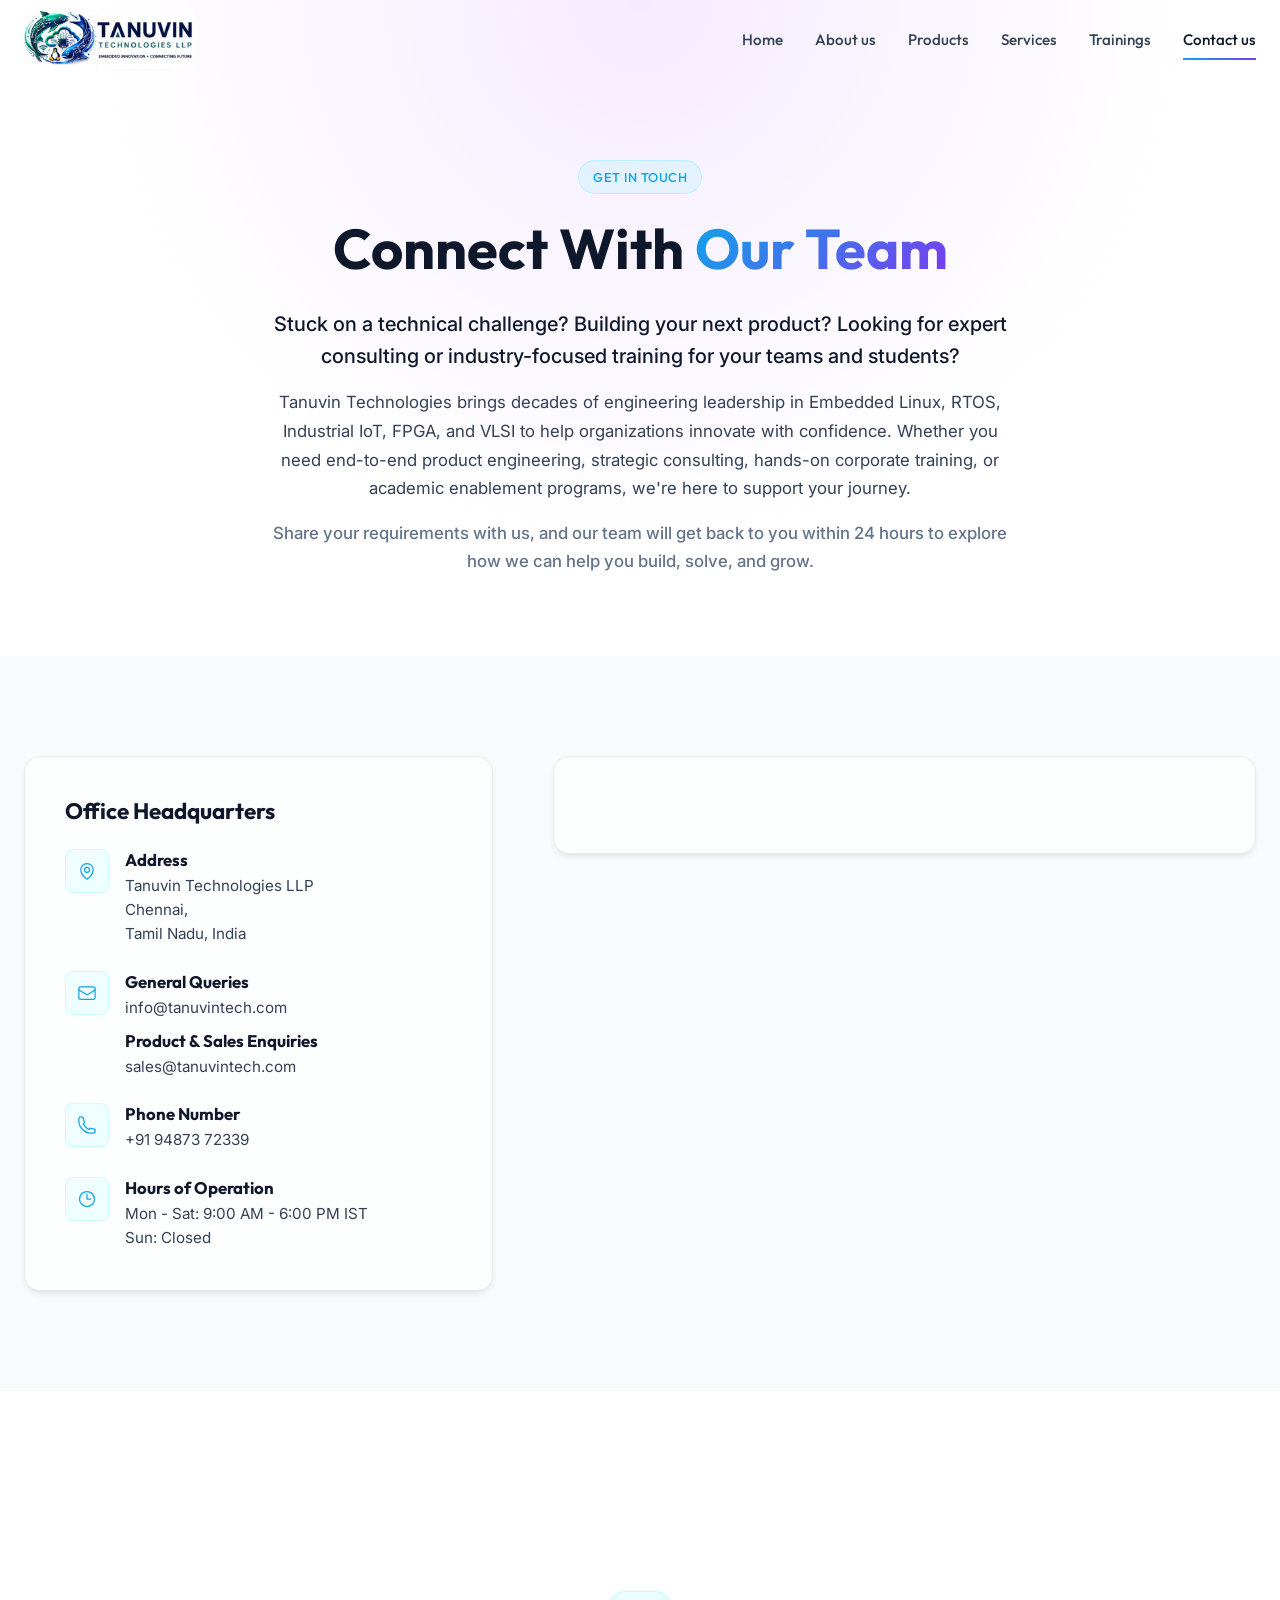
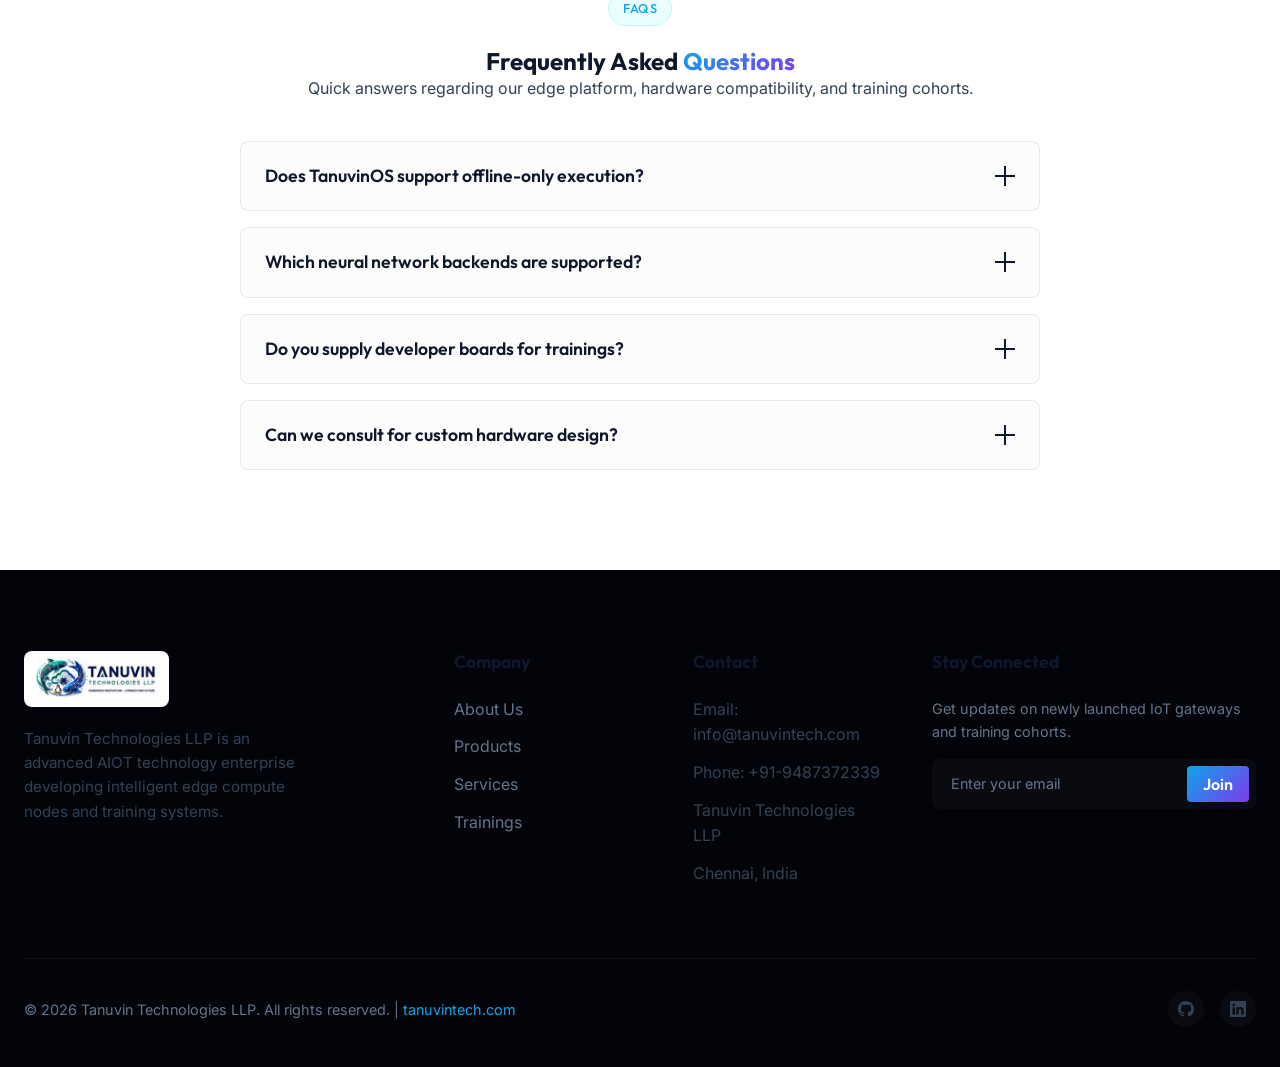
<file: contact.html>
<!DOCTYPE html>
<html lang="en">
<head>
  <meta charset="UTF-8">
  <meta name="viewport" content="width=device-width, initial-scale=1.0">
  <title>Contact Us | Tanuvin Technologies LLP</title>
  <meta name="description" content="Get in touch with Tanuvin Technologies LLP. Send sales inquiries, partnership requests, support tickets, or academy training queries.">
  <link rel="stylesheet" href="css/style-v6.css">
</head>
<body>

  <!-- Navigation Header -->
  <header>
    <div class="container">
      <a href="index.html" class="logo">
        <img src="assets/logo.png" alt="Tanuvin Technologies LLP" class="logo-img">
      </a>
      
      <nav>
        <a href="index.html" class="nav-link">Home</a>
        <a href="about.html" class="nav-link">About us</a>
        <a href="products.html" class="nav-link">Products</a>
        <a href="services.html" class="nav-link">Services</a>
        <a href="trainings.html" class="nav-link">Trainings</a>
        <a href="contact.html" class="nav-link active">Contact us</a>
      </nav>

      <div class="mobile-nav-toggle" id="mobile-toggle">
        <span></span>
        <span></span>
        <span></span>
      </div>
    </div>
  </header>

  <!-- Mobile Nav Overlay -->
  <div class="mobile-menu" id="mobile-menu">
    <a href="index.html" class="nav-link">Home</a>
    <a href="about.html" class="nav-link">About us</a>
    <a href="products.html" class="nav-link">Products</a>
    <a href="services.html" class="nav-link">Services</a>
    <a href="trainings.html" class="nav-link">Trainings</a>
    <a href="contact.html" class="nav-link active">Contact us</a>
  </div>

  <!-- Page Intro -->
  <section class="page-intro text-center">
    <div class="container scroll-fade" style="max-width: 800px;">
      <div class="badge">Get in Touch</div>
      <h1 class="page-intro-title">Connect With <span class="text-gradient">Our Team</span></h1>
      <p style="font-size: 1.25rem; font-weight: 500; line-height: 1.6; margin-top: 24px; color: var(--text-primary);">Stuck on a technical challenge? Building your next product? Looking for expert consulting or industry-focused training for your teams and students?</p>
      <p style="font-size: 1.05rem; line-height: 1.7; margin-top: 16px; color: var(--text-secondary);">Tanuvin Technologies brings decades of engineering leadership in Embedded Linux, RTOS, Industrial IoT, FPGA, and VLSI to help organizations innovate with confidence. Whether you need end-to-end product engineering, strategic consulting, hands-on corporate training, or academic enablement programs, we're here to support your journey.</p>
      <p style="font-size: 1.05rem; line-height: 1.7; margin-top: 16px; color: var(--text-muted); font-weight: 500;">Share your requirements with us, and our team will get back to you within 24 hours to explore how we can help you build, solve, and grow.</p>
    </div>
  </section>

  <!-- Form & Details Section -->
  <section class="section-alt">
    <div class="container contact-grid" style="align-items: start;">
      <!-- Contact Details Info -->
      <div class="contact-info-card scroll-fade">
        <div class="glass-card">
          <h3 style="margin-bottom: 24px;">Office Headquarters</h3>
          <div style="display: flex; flex-direction: column; gap: 24px;">
            <!-- Location -->
            <div class="contact-info-item">
              <div class="contact-info-icon">
                <svg xmlns="http://www.w3.org/2000/svg" fill="none" viewBox="0 0 24 24" stroke-width="1.5" stroke="currentColor" style="width: 20px; height: 20px;">
                  <path stroke-linecap="round" stroke-linejoin="round" d="M15 10.5a3 3 0 11-6 0 3 3 0 016 0z" />
                  <path stroke-linecap="round" stroke-linejoin="round" d="M19.5 10.5c0 7.142-7.5 11.25-7.5 11.25S4.5 17.642 4.5 10.5a7.5 7.5 0 1115 0z" />
                </svg>
              </div>
              <div class="contact-info-text">
                <h4>Address</h4>
                <p>Tanuvin Technologies LLP<br>Chennai,<br>Tamil Nadu, India</p>
              </div>
            </div>

            <!-- Mail -->
            <div class="contact-info-item">
              <div class="contact-info-icon">
                <svg xmlns="http://www.w3.org/2000/svg" fill="none" viewBox="0 0 24 24" stroke-width="1.5" stroke="currentColor" style="width: 20px; height: 20px;">
                  <path stroke-linecap="round" stroke-linejoin="round" d="M21.75 6.75v10.5a2.25 2.25 0 01-2.25 2.25h-15a2.25 2.25 0 01-2.25-2.25V6.75m19.5 0A2.25 2.25 0 0019.5 4.5h-15a2.25 2.25 0 00-2.25 2.25m19.5 0v.243a2.25 2.25 0 01-1.07 1.916l-7.5 4.615a2.25 2.25 0 01-2.36 0L3.32 8.91a2.25 2.25 0 01-1.07-1.916V6.75" />
                </svg>
              </div>
              <div class="contact-info-text">
                <h4>General Queries</h4>
                <p>info@tanuvintech.com</p>
                <h4 style="margin-top: 10px;">Product &amp; Sales Enquiries</h4>
                <p>sales@tanuvintech.com</p>
              </div>
            </div>

            <!-- Phone -->
            <div class="contact-info-item">
              <div class="contact-info-icon">
                <svg xmlns="http://www.w3.org/2000/svg" fill="none" viewBox="0 0 24 24" stroke-width="1.5" stroke="currentColor" style="width: 20px; height: 20px;">
                  <path stroke-linecap="round" stroke-linejoin="round" d="M2.25 6.75c0 8.284 6.716 15 15 15h2.25a2.25 2.25 0 0 0 2.25-2.25v-1.372c0-.516-.351-.966-.852-1.091l-4.423-1.106c-.44-.11-.902.055-1.173.417l-.97 1.293c-2.824-1.802-5.14-4.118-6.942-6.942l1.293-.97c.362-.272.527-.734.417-1.173L6.963 3.102a1.125 1.125 0 0 0-1.091-.852H4.5A2.25 2.25 0 0 0 2.25 4.5v2.25Z" />
                </svg>
              </div>
              <div class="contact-info-text">
                <h4>Phone Number</h4>
                <p>+91 94873 72339</p>
              </div>
            </div>

            <!-- Operational Hours -->
            <div class="contact-info-item">
              <div class="contact-info-icon">
                <svg xmlns="http://www.w3.org/2000/svg" fill="none" viewBox="0 0 24 24" stroke-width="1.5" stroke="currentColor" style="width: 20px; height: 20px;">
                  <path stroke-linecap="round" stroke-linejoin="round" d="M12 6v6h4.5m4.5 0a9 9 0 11-18 0 9 9 0 0118 0z" />
                </svg>
              </div>
              <div class="contact-info-text">
                <h4>Hours of Operation</h4>
                <p>Mon - Sat: 9:00 AM - 6:00 PM IST<br>Sun: Closed</p>
              </div>
            </div>
          </div>
        </div>
      </div>

      <!-- Contact Form Wrapper -->
      <div class="glass-card contact-form-card scroll-fade delay-2">
        <script src="https://js-na2.hsforms.net/forms/embed/246652627.js" defer></script>
        <div class="hs-form-frame" data-region="na2" data-form-id="03e0a918-7a88-4720-9d4e-1461ac07a33a" data-portal-id="246652627"></div>
      </div>
    </div>
  </section>

  <!-- FAQ Accordion Section -->
  <section class="section faq-section">
    <div class="container">
      <div class="text-center scroll-fade">
        <div class="badge">FAQs</div>
        <h2>Frequently Asked <span class="text-gradient">Questions</span></h2>
        <p>Quick answers regarding our edge platform, hardware compatibility, and training cohorts.</p>
      </div>

      <div class="faq-list">
        <!-- FAQ 1 -->
        <div class="faq-item scroll-fade">
          <div class="faq-question">
            <span>Does TanuvinOS support offline-only execution?</span>
            <div class="faq-icon"></div>
          </div>
          <div class="faq-answer">
            <p>Yes. TanuvinOS is engineered to execute neural inferences entirely offline. Telemetry payloads are cached locally and synchronized with the Cloud Hub once connection is restored.</p>
          </div>
        </div>

        <!-- FAQ 2 -->
        <div class="faq-item scroll-fade delay-1">
          <div class="faq-question">
            <span>Which neural network backends are supported?</span>
            <div class="faq-icon"></div>
          </div>
          <div class="faq-answer">
            <p>Our edge compilers fully support ONNX models, TensorFlow Lite formats, and OpenVINO optimization frameworks. Models can be quantized down to 8-bit or 4-bit integers.</p>
          </div>
        </div>

        <!-- FAQ 3 -->
        <div class="faq-item scroll-fade delay-2">
          <div class="faq-question">
            <span>Do you supply developer boards for trainings?</span>
            <div class="faq-icon"></div>
          </div>
          <div class="faq-answer">
            <p>Yes. All students enrolled in our academy courses receive a physical developer sandbox kit shipped directly to their address, containing compute boards and core sensors.</p>
          </div>
        </div>

        <!-- FAQ 4 -->
        <div class="faq-item scroll-fade delay-3">
          <div class="faq-question">
            <span>Can we consult for custom hardware design?</span>
            <div class="faq-icon"></div>
          </div>
          <div class="faq-answer">
            <p>Absolutely. Our electrical engineering team specializes in custom PCB layout routing, thermal modeling, and IP-rated enclosures for custom sensors.</p>
          </div>
        </div>
      </div>
    </div>
  </section>

  <!-- Footer -->
  <footer>
    <div class="container">
      <div class="footer-grid">
        <div class="footer-brand">
          <a href="index.html" class="logo">
            <img src="assets/logo.png" alt="Tanuvin Technologies LLP" class="logo-img footer-logo-img">
          </a>
          <p style="margin-top: 15px; color: var(--text-secondary);">Tanuvin Technologies LLP is an advanced AIOT technology enterprise developing intelligent edge compute nodes and training systems.</p>
        </div>
        
        <div>
          <h4 class="footer-title">Company</h4>
          <ul class="footer-links">
            <li><a href="about.html">About Us</a></li>
            <li><a href="products.html">Products</a></li>
            <li><a href="services.html">Services</a></li>
            <li><a href="trainings.html">Trainings</a></li>
          </ul>
        </div>
        
        <div>
          <h4 class="footer-title">Contact</h4>
          <ul class="footer-links" style="color: var(--text-secondary);">
            <li>Email: info@tanuvintech.com</li>
            <li>Phone: +91-9487372339</li>
            <li>Tanuvin Technologies LLP</li>
            <li>Chennai, India</li>
          </ul>
        </div>
        
        <div class="footer-newsletter">
          <h4 class="footer-title">Stay Connected</h4>
          <p>Get updates on newly launched IoT gateways and training cohorts.</p>
          <form class="newsletter-form" onsubmit="event.preventDefault(); alert('Subscribed successfully!'); this.reset();">
            <input type="email" placeholder="Enter your email" required>
            <button type="submit">Join</button>
          </form>
        </div>
      </div>
      
      <div class="footer-bottom">
        <p>&copy; 2026 Tanuvin Technologies LLP. All rights reserved. | <a href="https://tanuvintech.com/" target="_blank" style="color: var(--accent-cyan);">tanuvintech.com</a></p>
        <div class="footer-socials">
          <a href="#" class="social-icon">
            <svg xmlns="http://www.w3.org/2000/svg" width="16" height="16" fill="currentColor" viewBox="0 0 16 16">
              <path d="M8 0C3.58 0 0 3.58 0 8c0 3.54 2.29 6.53 5.47 7.59.4.07.55-.17.55-.38 0-.19-.01-.82-.01-1.49-2.01.37-2.53-.49-2.69-.94-.09-.23-.48-.94-.82-1.13-.28-.15-.68-.52-.01-.53.63-.01 1.08.58 1.23.82.72 1.21 1.87.87 2.33.66.07-.52.28-.87.51-1.07-1.78-.2-3.64-.89-3.64-3.95 0-.87.31-1.59.82-2.15-.08-.2-.36-1.02.08-2.12 0 0 .67-.21 2.2.82.64-.18 1.32-.27 2-.27.68 0 1.36.09 2 .27 1.53-1.04 2.2-.82 2.2-.82.44 1.1.16 1.92.08 2.12.51.56.82 1.27.82 2.15 0 3.07-1.87 3.75-3.65 3.95.29.25.54.73.54 1.48 0 1.07-.01 1.93-.01 2.2 0 .21.15.46.55.38A8.012 8.012 0 0 0 16 8c0-4.42-3.58-8-8-8z"/>
            </svg>
          </a>
          <a href="#" class="social-icon">
            <svg xmlns="http://www.w3.org/2000/svg" width="16" height="16" fill="currentColor" viewBox="0 0 16 16">
              <path d="M0 1.146C0 .513.52 0 1.146 0H14.854C15.48 0 16 .513 16 1.146v13.708c0 .633-.52 1.146-1.146 1.146H1.146C.52 16 0 15.487 0 14.854V1.146zm4.943 12.248V6.169H2.542v7.225h2.401zm-1.2-8.212c.837 0 1.358-.554 1.358-1.248-.015-.709-.52-1.248-1.342-1.248-.822 0-1.359.54-1.359 1.248 0 .694.521 1.248 1.327 1.248h.016zm4.908 8.212V9.359c0-.216.016-.432.08-.586.173-.431.568-.878 1.232-.878.869 0 1.216.662 1.216 1.634v3.865h2.401V9.25c0-2.22-1.184-3.252-2.764-3.252-1.274 0-1.845.7-2.165 1.193v.025h-.016a5.54 5.54 0 0 1 .016-.025V6.169h-2.4c.03.678 0 7.225 0 7.225h2.4z"/>
            </svg>
          </a>
        </div>
      </div>
    </div>
  </footer>

  <script src="js/main.js"></script>
</body>
</html>
</file>
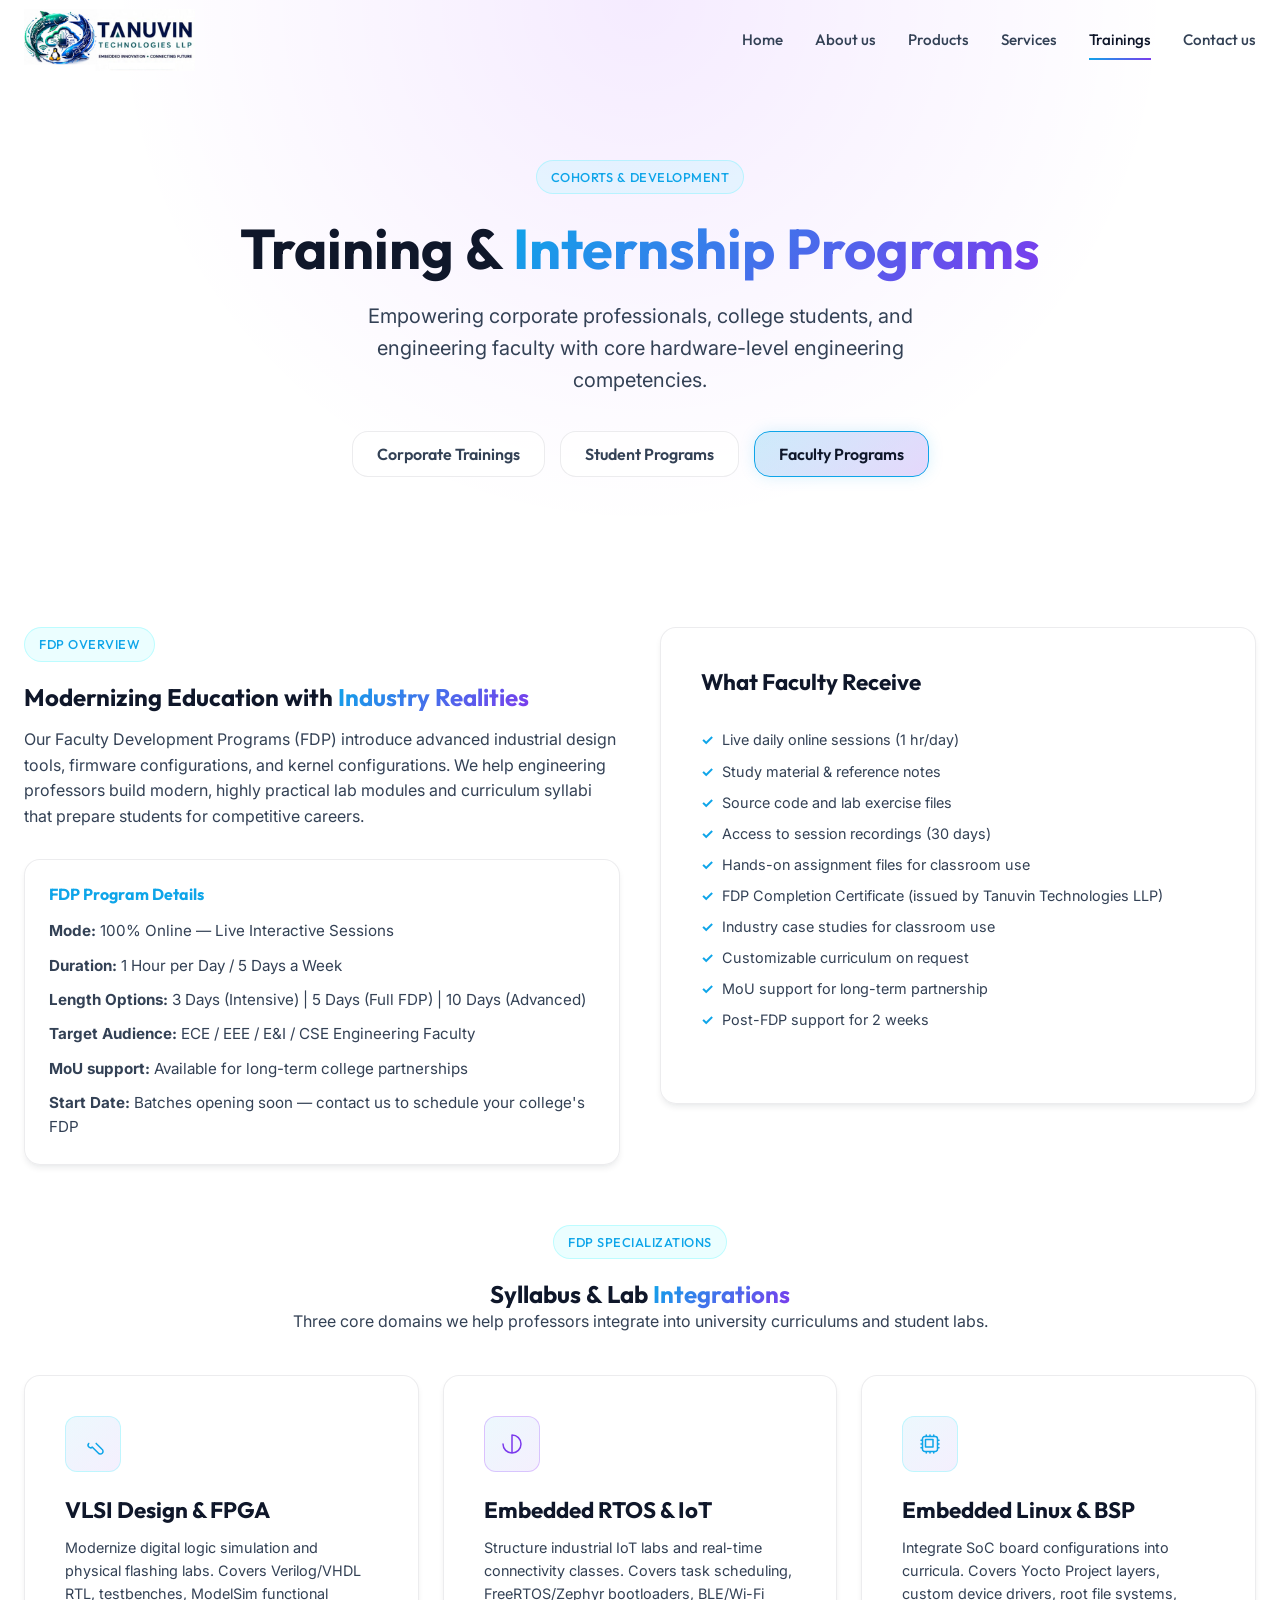
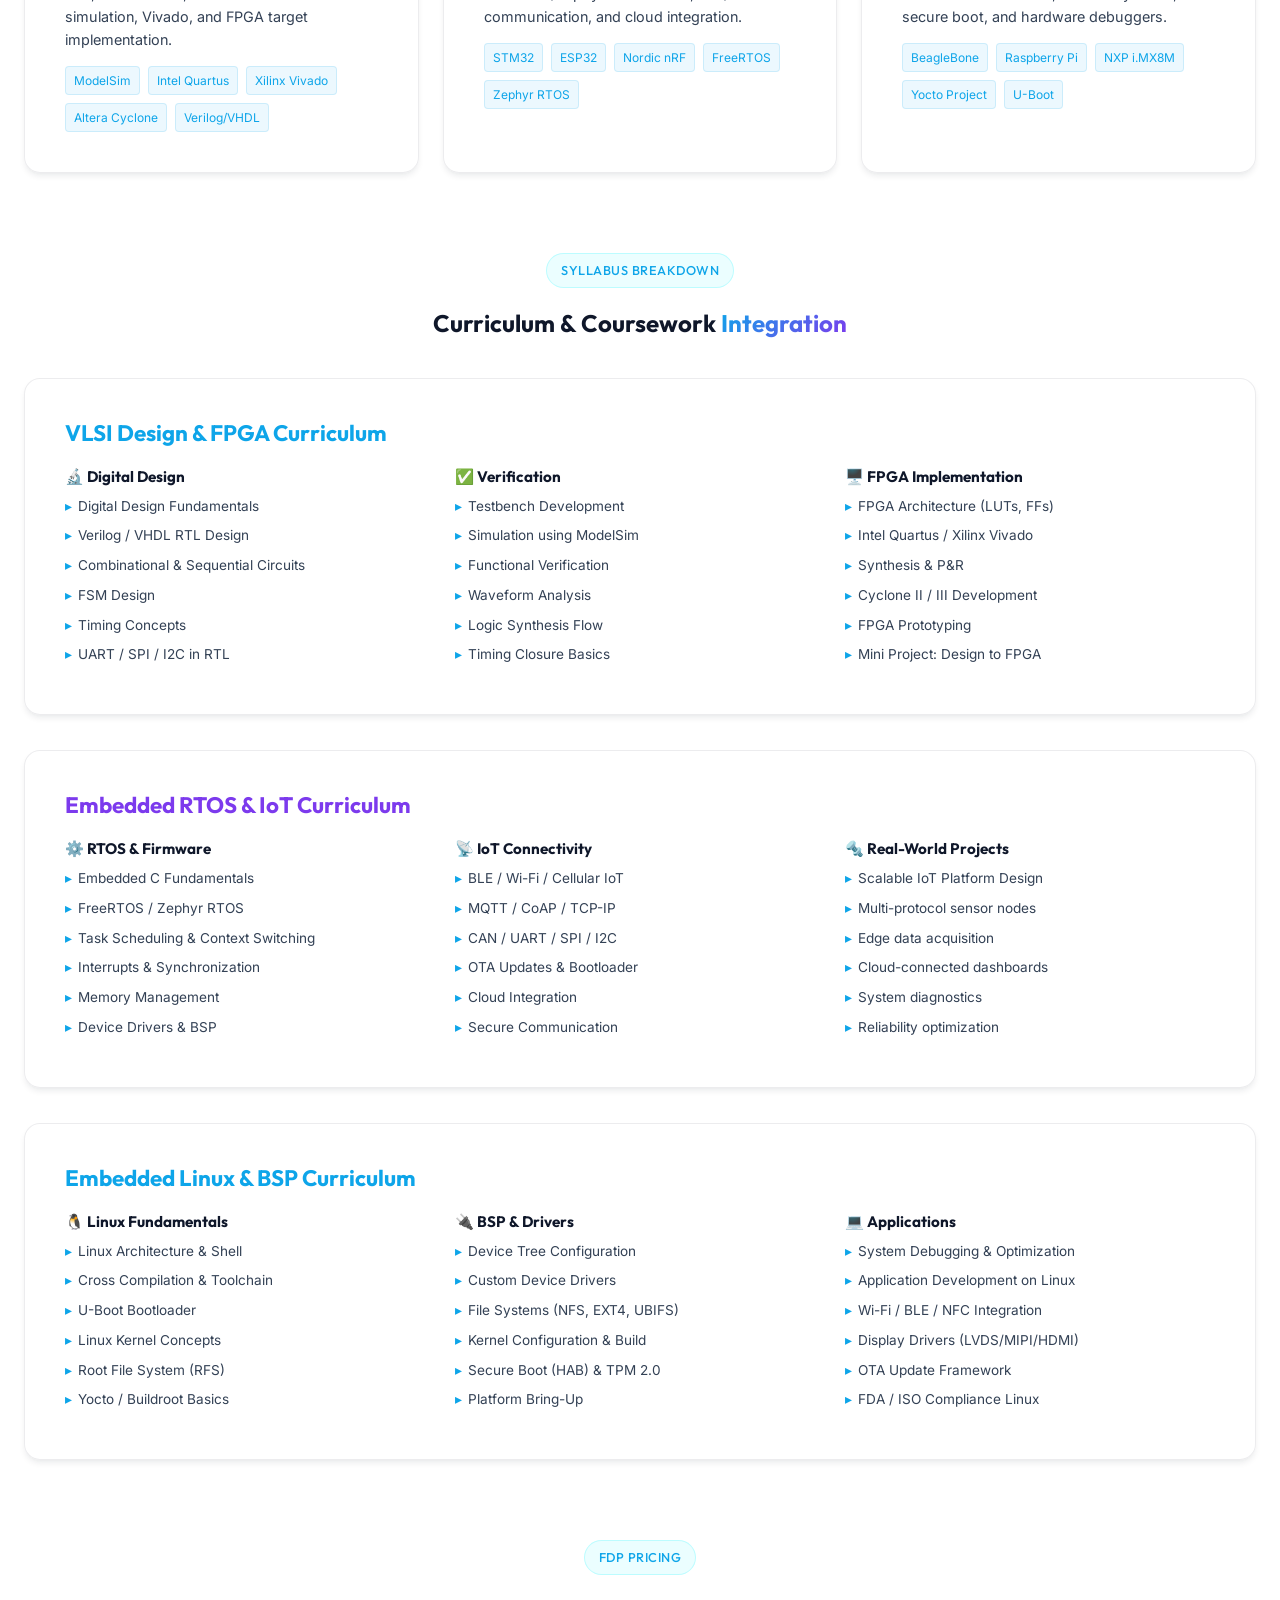
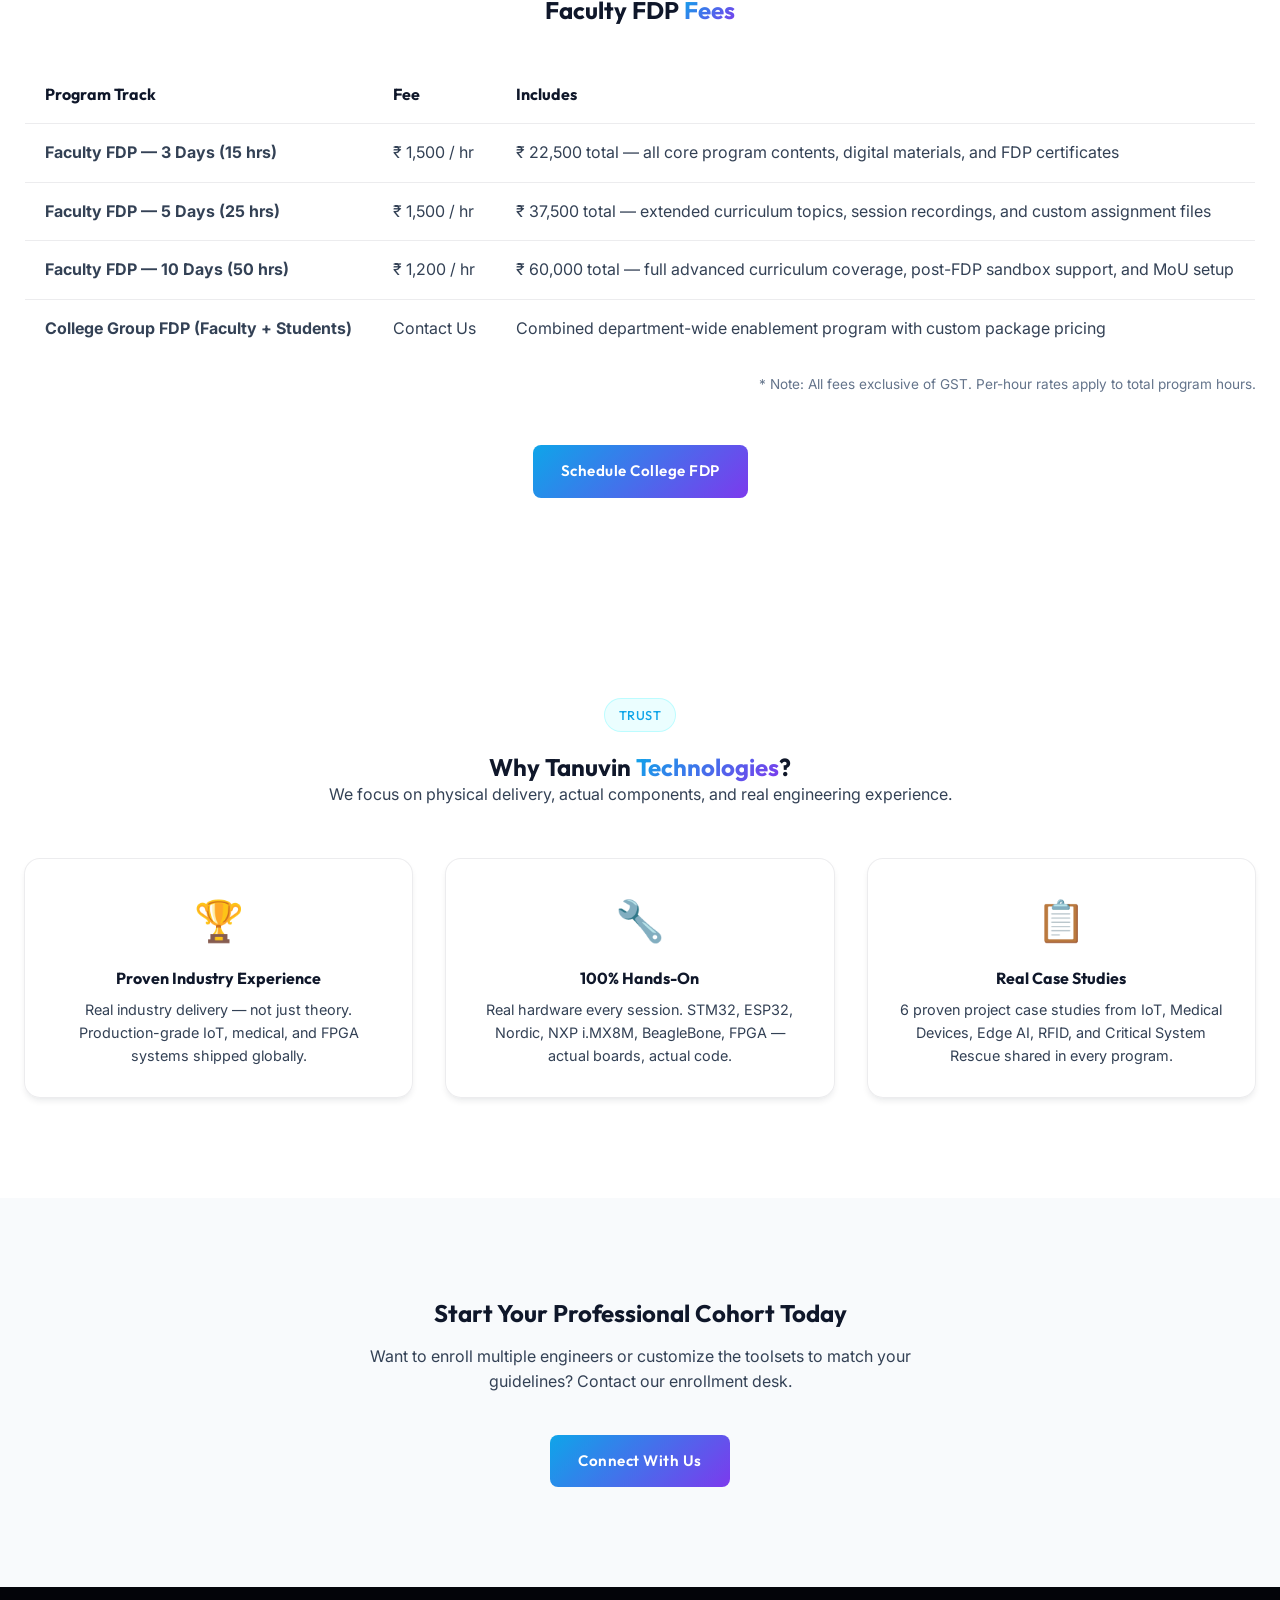
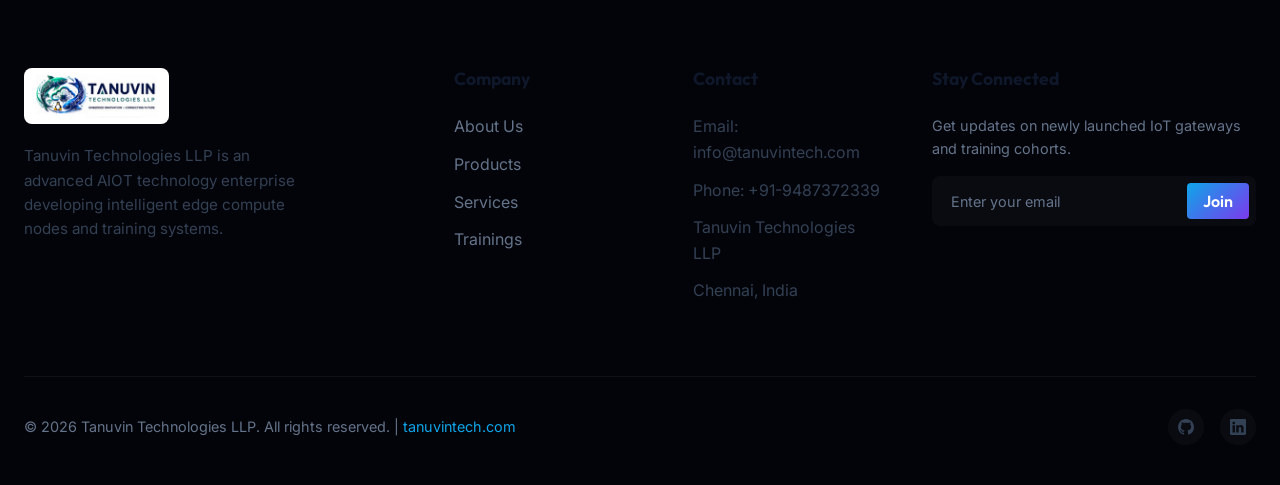
<file: internships-faculty.html>
<!DOCTYPE html>
<html lang="en">
<head>
  <meta charset="UTF-8">
  <meta http-equiv="refresh" content="0; url=trainings.html?tab=faculty">
  <title>Redirecting...</title>
  <script>
    window.location.href = "trainings.html?tab=faculty";
  </script>
</head>
<body>
  <p>Redirecting to faculty development programs... if it does not load, <a href="trainings.html?tab=faculty">click here</a>.</p>
</body>
</html>
</file>
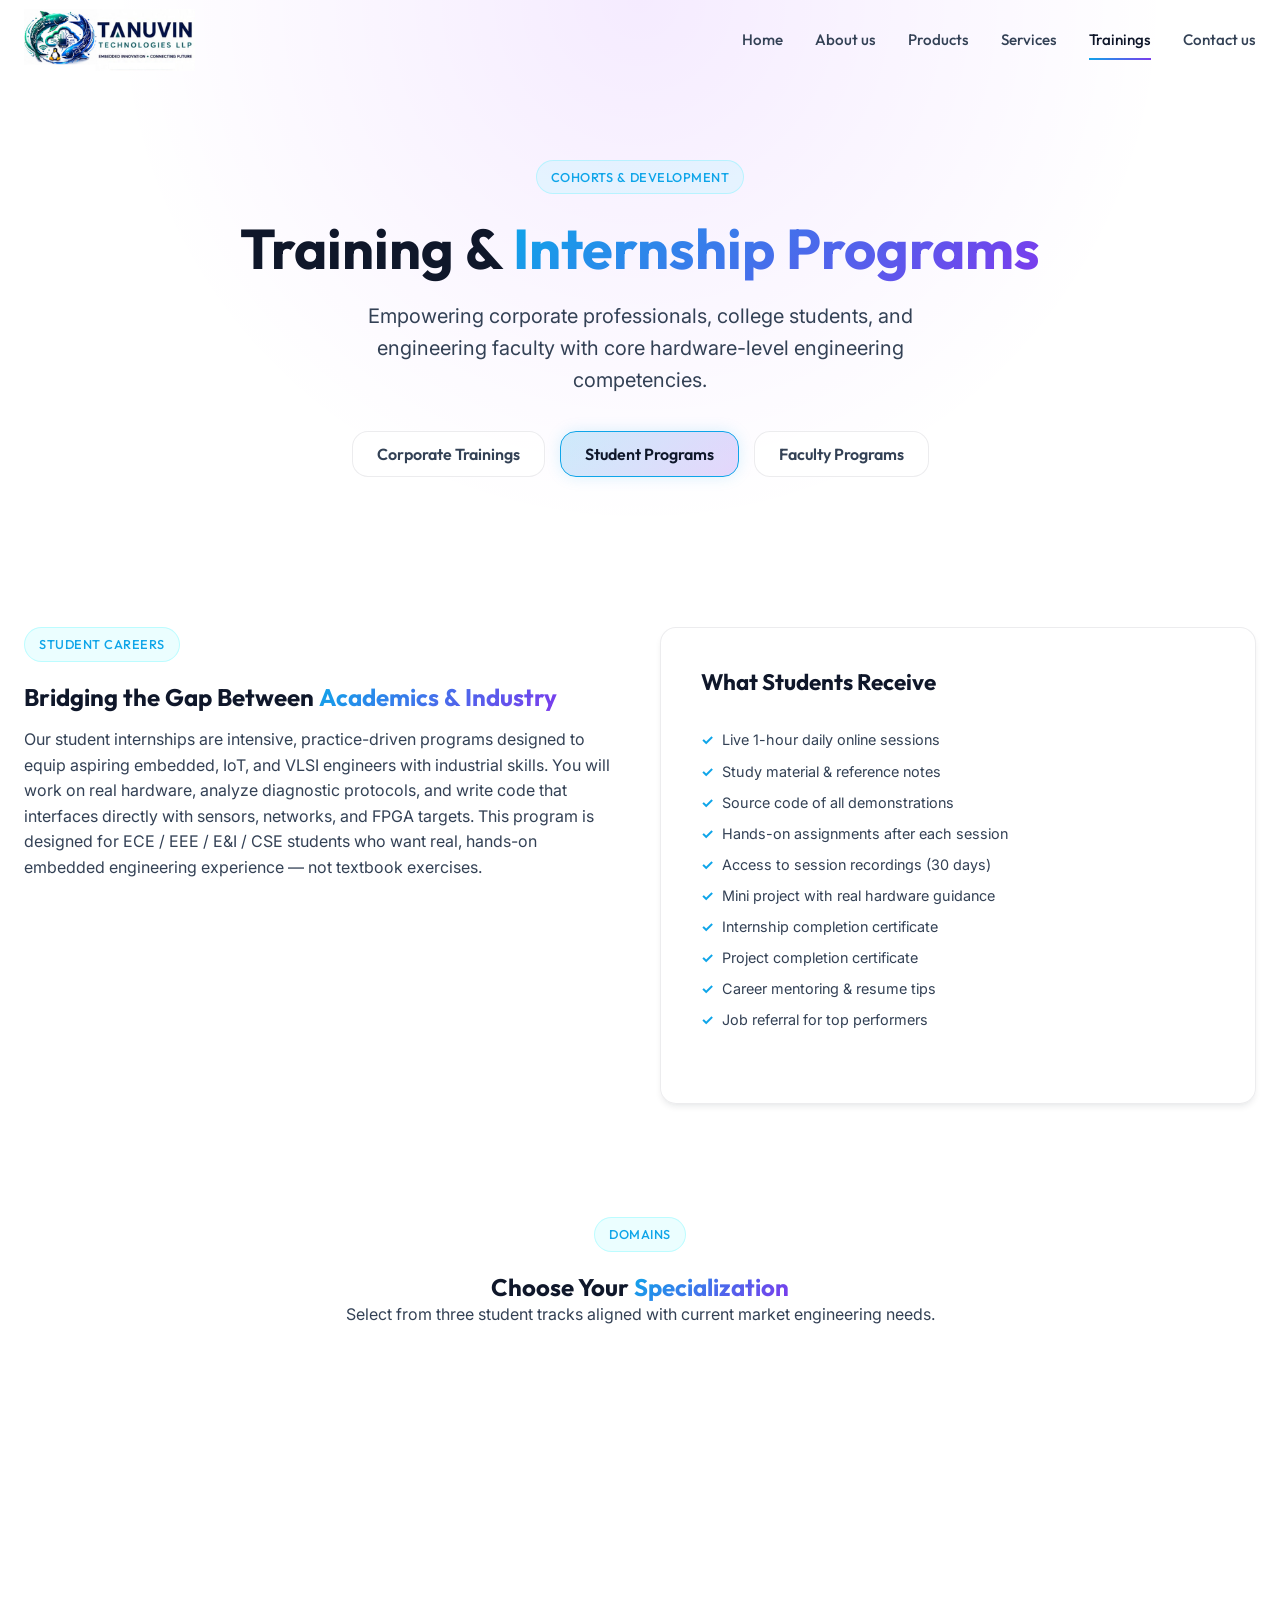
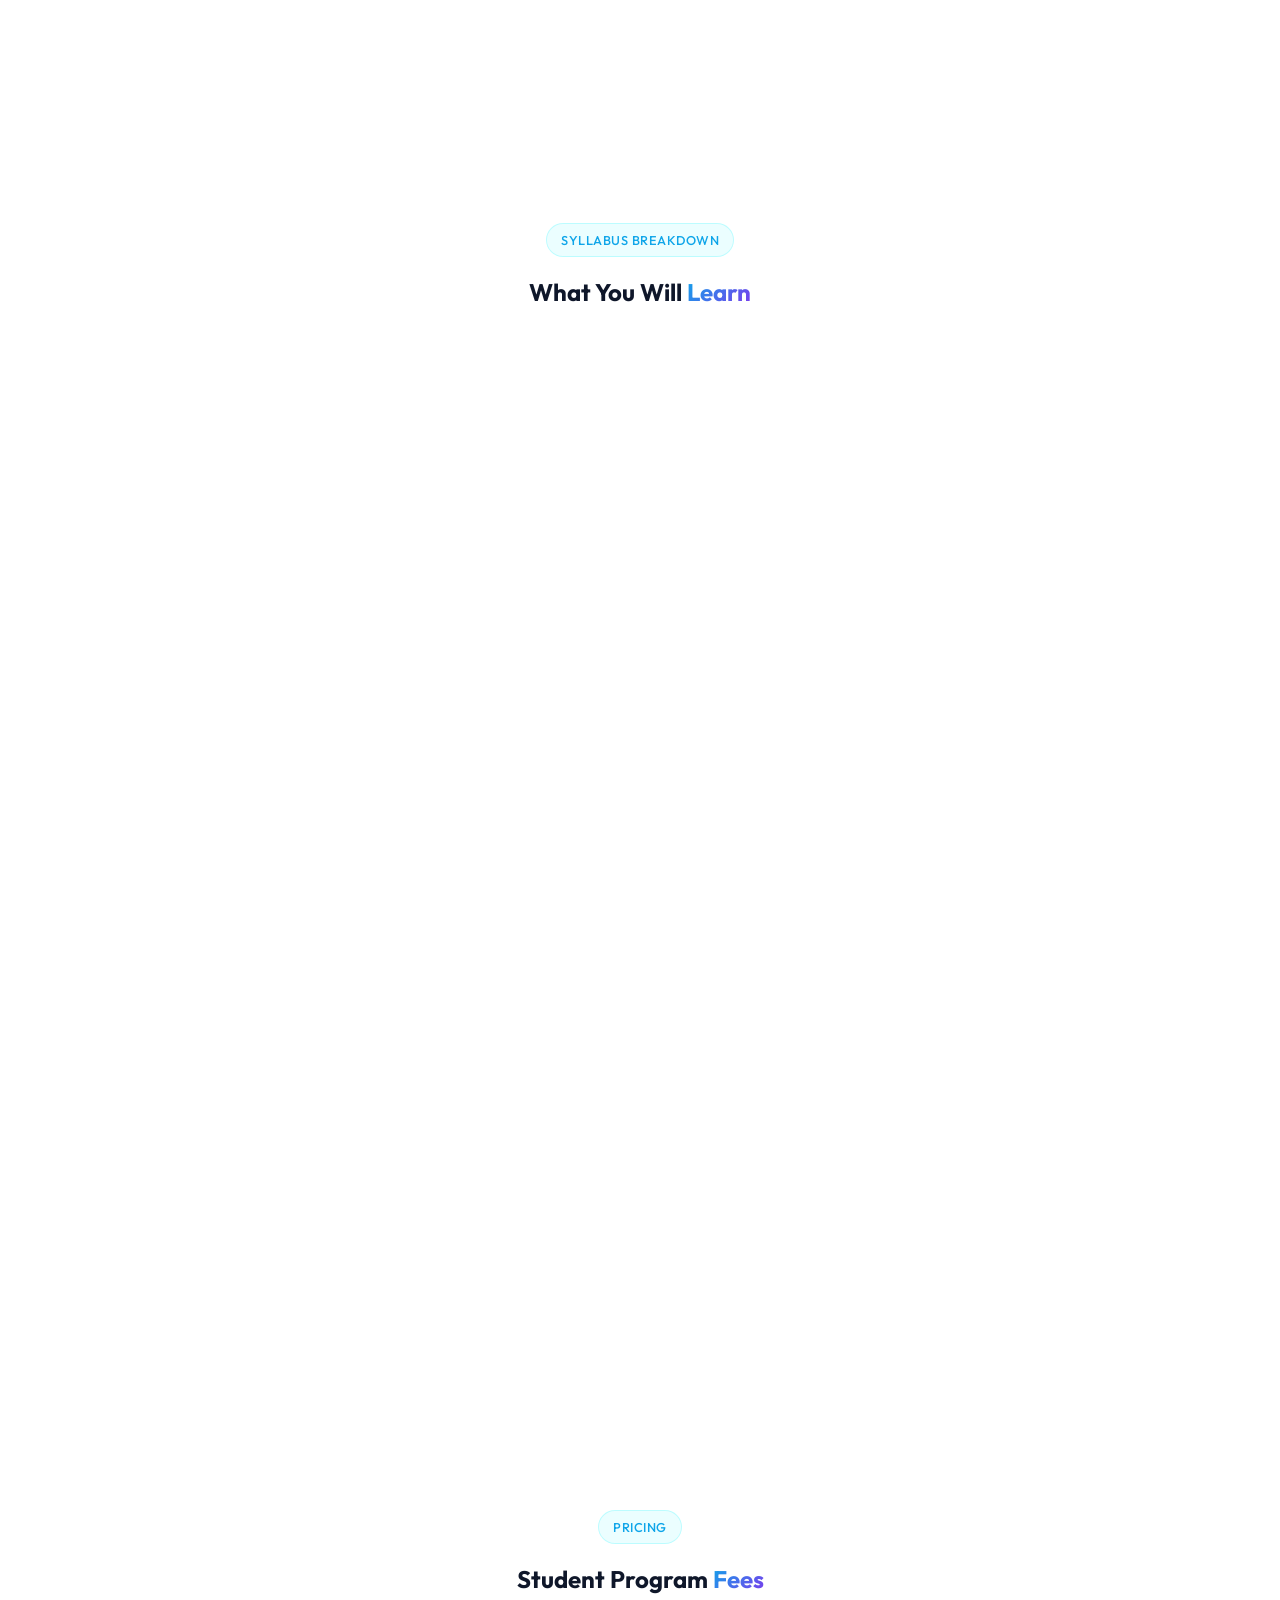
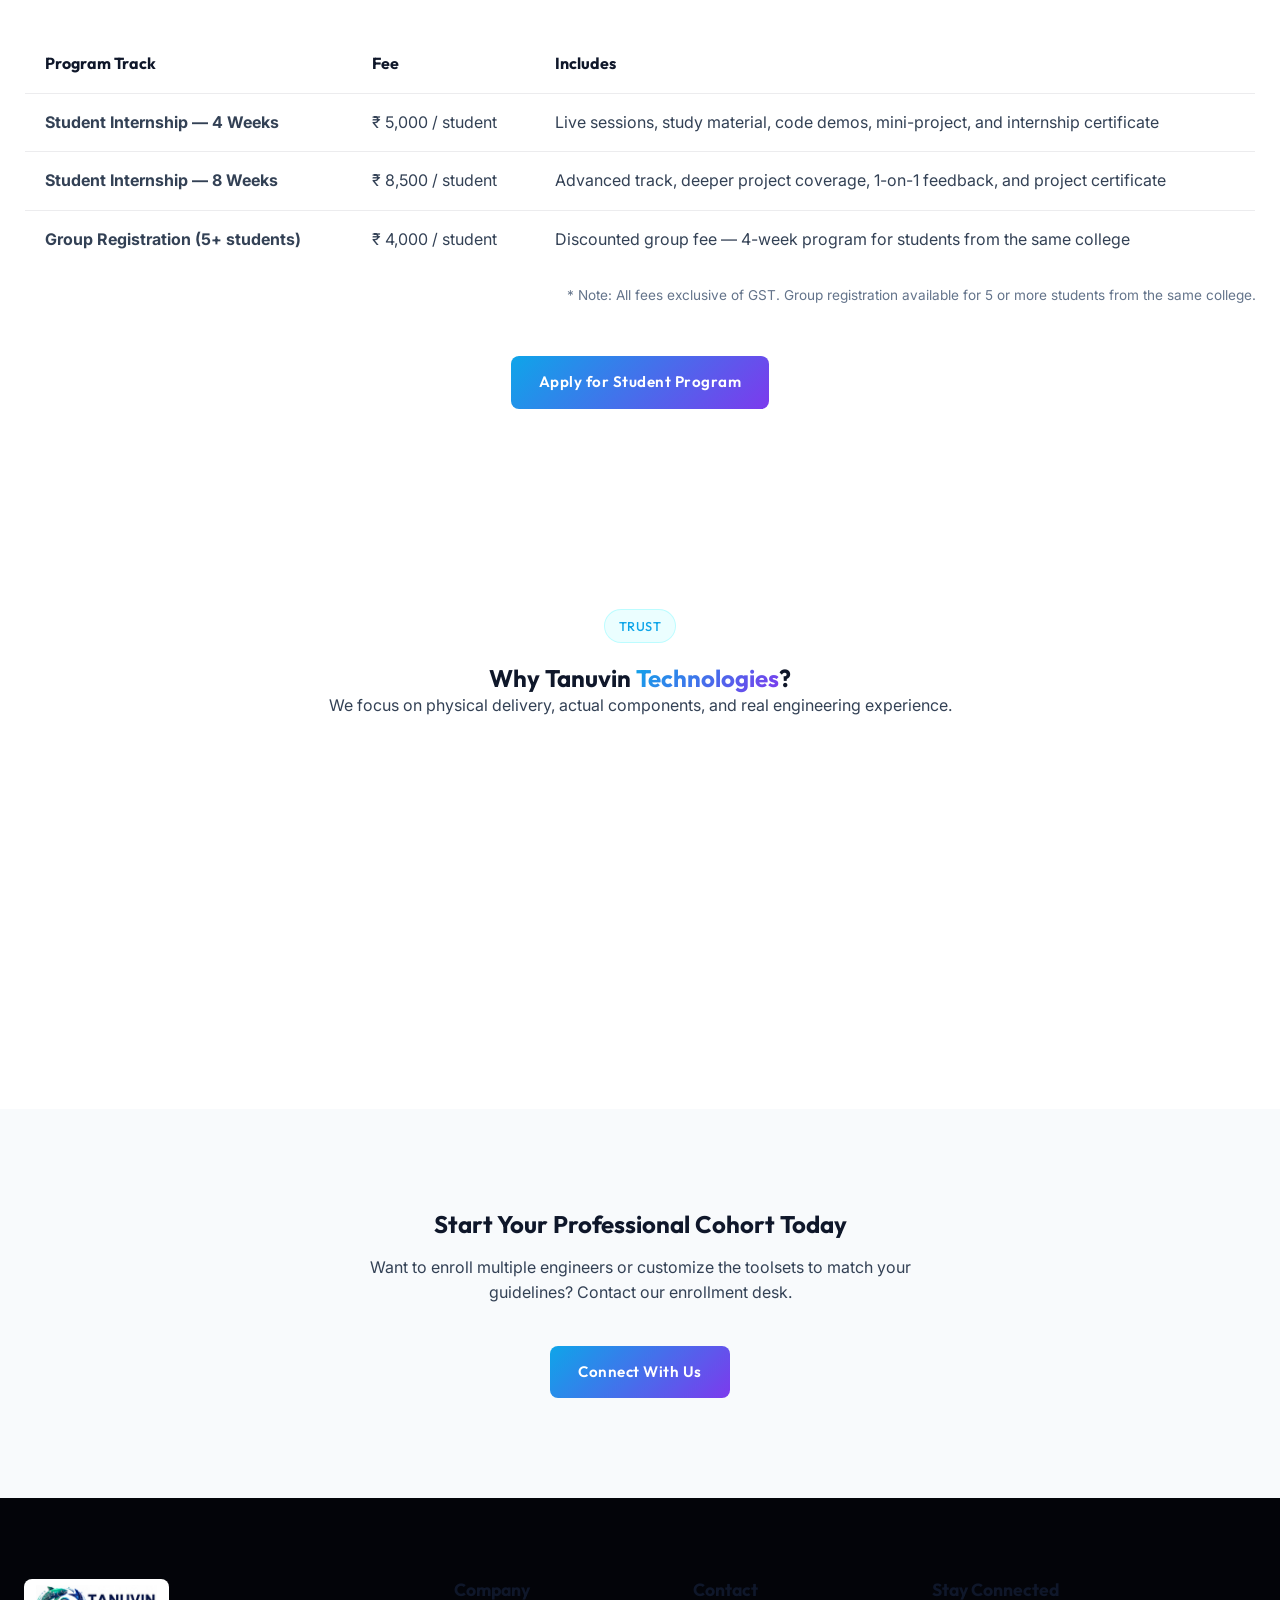
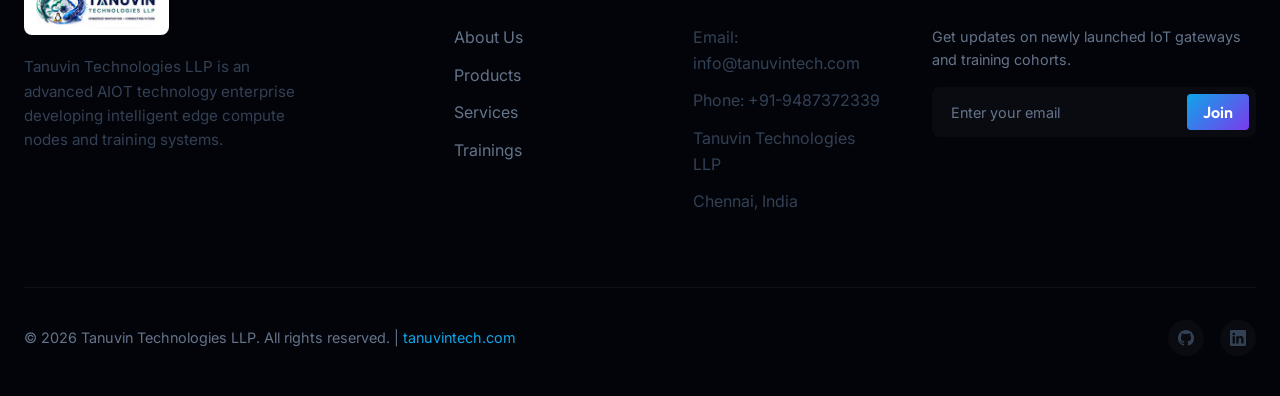
<file: internships-students.html>
<!DOCTYPE html>
<html lang="en">
<head>
  <meta charset="UTF-8">
  <meta http-equiv="refresh" content="0; url=trainings.html?tab=students">
  <title>Redirecting...</title>
  <script>
    window.location.href = "trainings.html?tab=students";
  </script>
</head>
<body>
  <p>Redirecting to student internship programs... if it does not load, <a href="trainings.html?tab=students">click here</a>.</p>
</body>
</html>
</file>
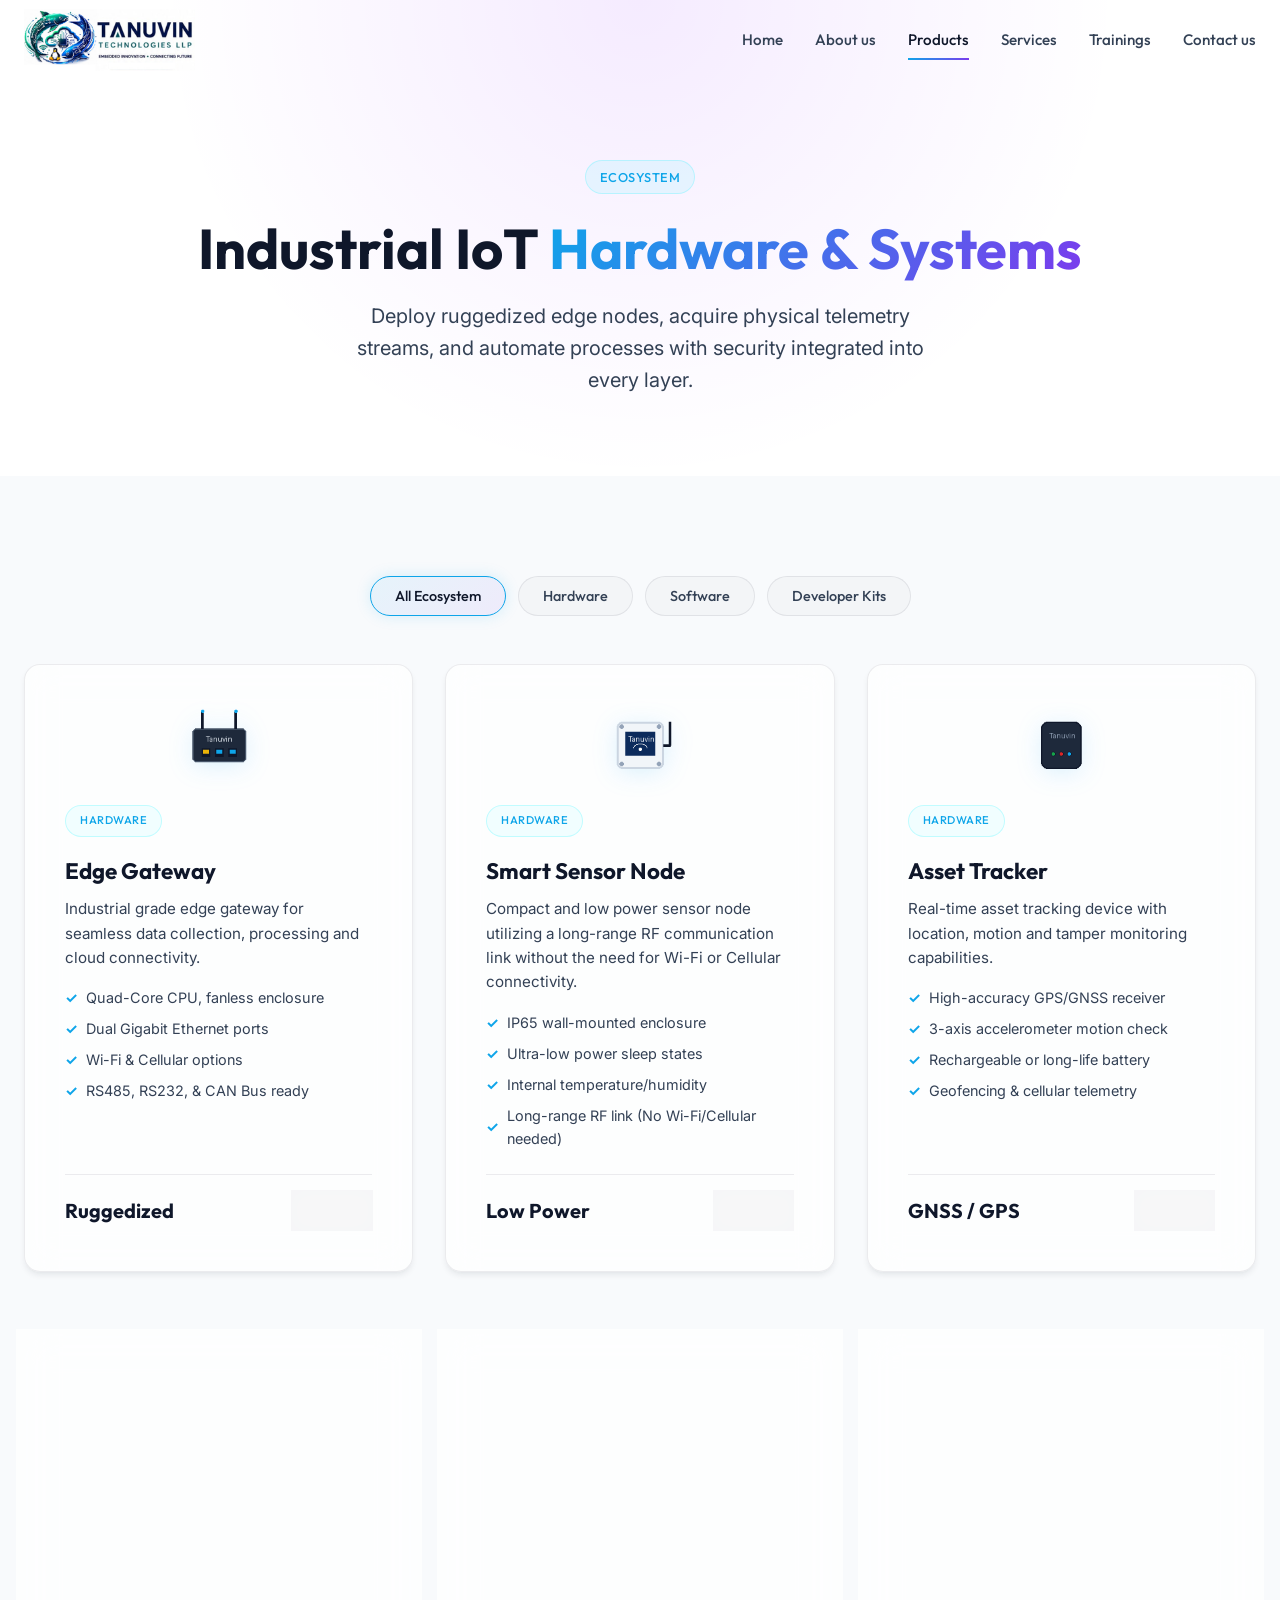
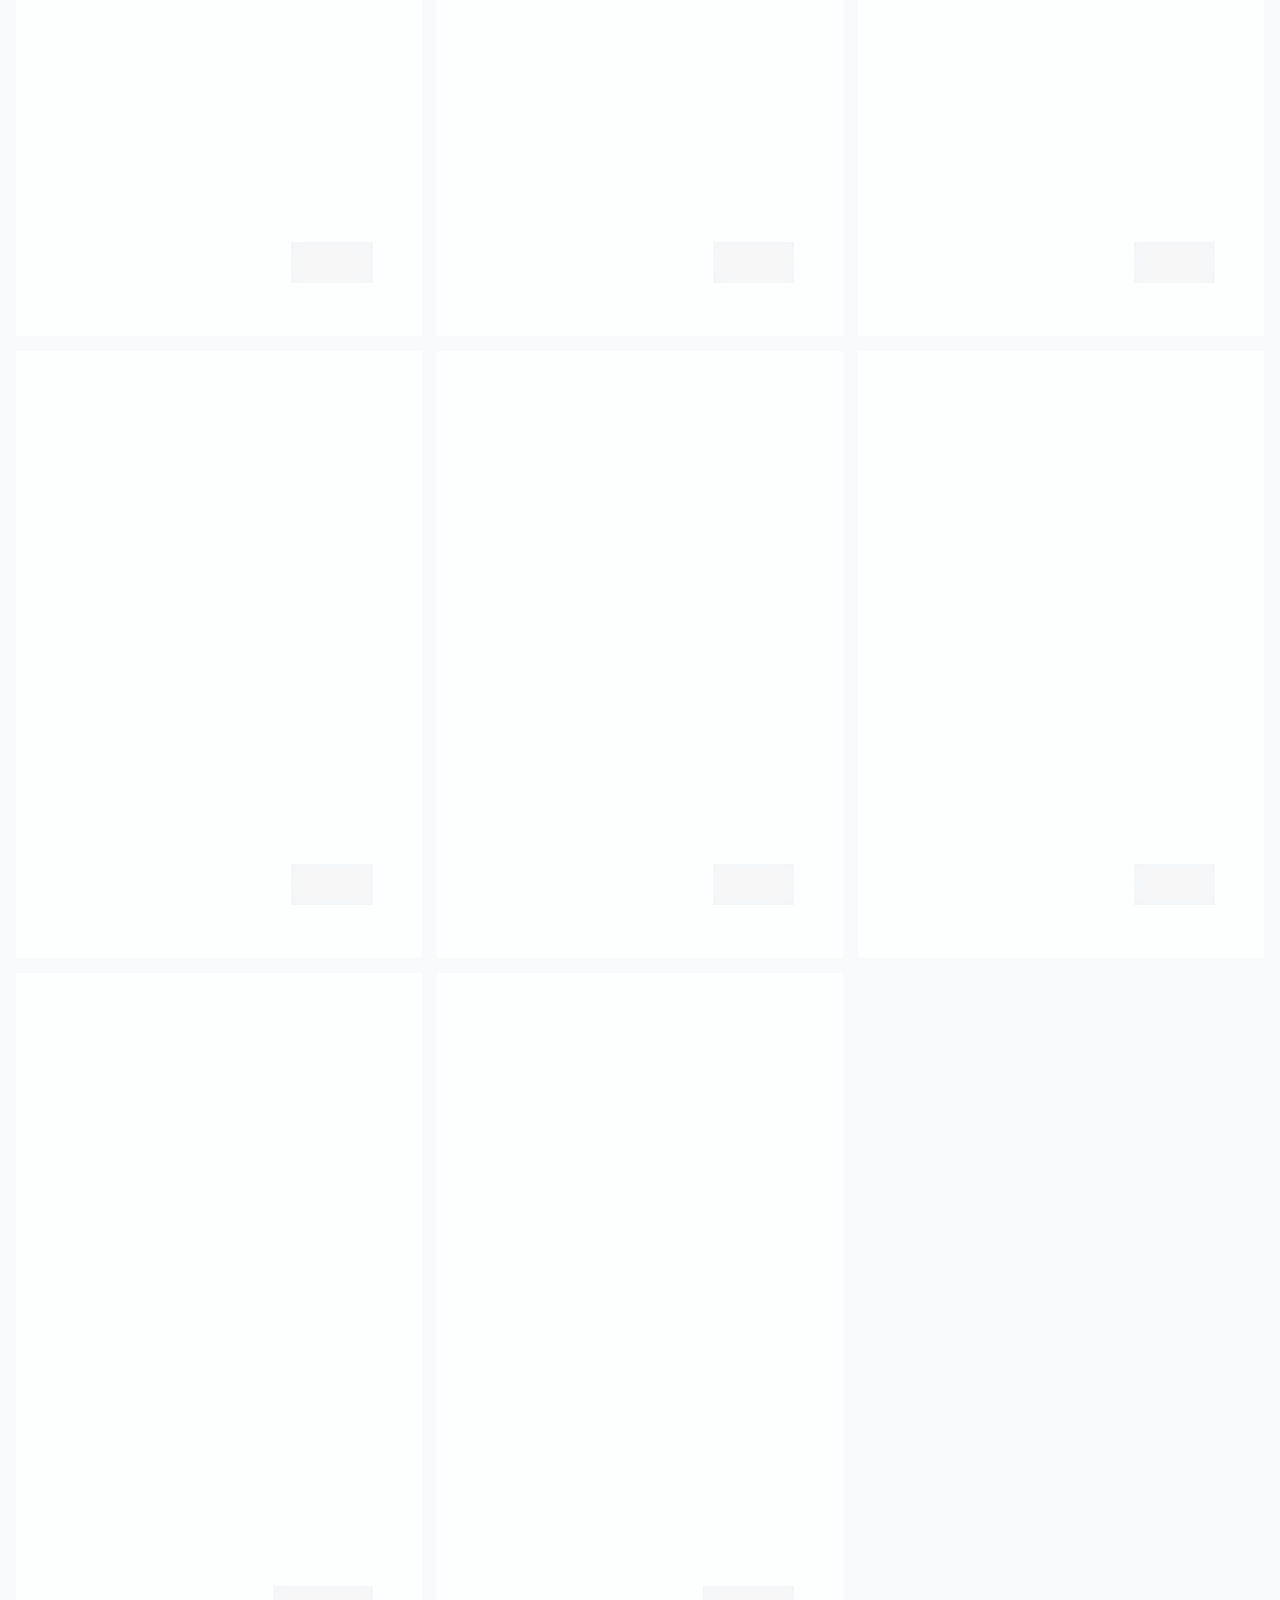
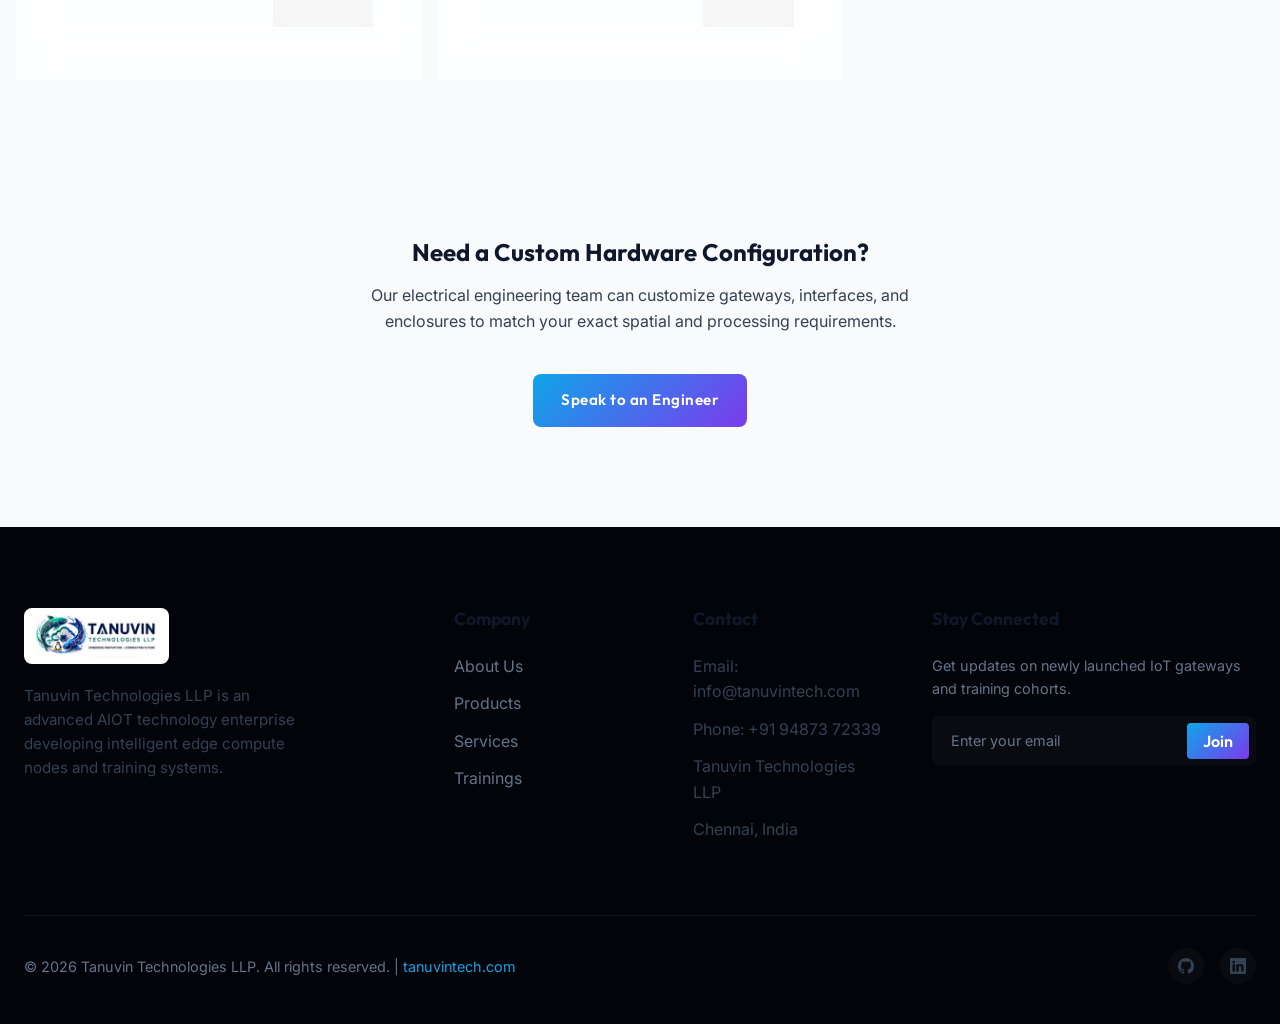
<file: products.html>
<!DOCTYPE html>
<html lang="en">
<head>
  <meta charset="UTF-8">
  <meta name="viewport" content="width=device-width, initial-scale=1.0">
  <title>Our Products | Tanuvin Technologies LLP</title>
  <meta name="description" content="Explore Tanuvin Technologies LLP's industrial IoT and hardware ecosystem: Edge Gateways, Smart Sensor Nodes, Asset Trackers, Industrial Controllers, and developer kits.">
  <link rel="stylesheet" href="css/style-v6.css">
  <style>
    /* Custom style helpers for product images */
    .product-media-img {
      width: 80px;
      height: 80px;
      object-fit: contain;
      margin: 0 auto 20px;
      display: block;
      filter: drop-shadow(0 4px 12px rgba(14, 165, 233, 0.15));
    }
  </style>
</head>
<body>

  <!-- Navigation Header -->
  <header>
    <div class="container">
      <a href="index.html" class="logo">
        <img src="assets/logo.png" alt="Tanuvin Technologies LLP" class="logo-img">
      </a>
      
      <nav>
        <a href="index.html" class="nav-link">Home</a>
        <a href="about.html" class="nav-link">About us</a>
        <a href="products.html" class="nav-link active">Products</a>
        <a href="services.html" class="nav-link">Services</a>
        <a href="trainings.html" class="nav-link">Trainings</a>
        <a href="contact.html" class="nav-link">Contact us</a>
      </nav>

      <div class="mobile-nav-toggle" id="mobile-toggle">
        <span></span>
        <span></span>
        <span></span>
      </div>
    </div>
  </header>

  <!-- Mobile Nav Overlay -->
  <div class="mobile-menu" id="mobile-menu">
    <a href="index.html" class="nav-link">Home</a>
    <a href="about.html" class="nav-link">About us</a>
    <a href="products.html" class="nav-link active">Products</a>
    <a href="services.html" class="nav-link">Services</a>
    <a href="trainings.html" class="nav-link">Trainings</a>
    <a href="contact.html" class="nav-link">Contact us</a>
  </div>

  <!-- Page Intro -->
  <section class="page-intro text-center">
    <div class="container scroll-fade">
      <div class="badge">Ecosystem</div>
      <h1 class="page-intro-title">Industrial IoT <span class="text-gradient">Hardware &amp; Systems</span></h1>
      <p class="page-intro-lead">Deploy ruggedized edge nodes, acquire physical telemetry streams, and automate processes with security integrated into every layer.</p>
    </div>
  </section>

  <!-- Product Catalog -->
  <section class="section-alt">
    <div class="container">
      <!-- Filtering Tabs -->
      <div class="filter-tabs scroll-fade">
        <button class="filter-btn active" data-filter="all">All Ecosystem</button>
        <button class="filter-btn" data-filter="hardware">Hardware</button>
        <button class="filter-btn" data-filter="software">Software</button>
        <button class="filter-btn" data-filter="devkits">Developer Kits</button>
      </div>

      <!-- Products Grid -->
      <div class="grid-3" style="margin-top: 30px;">
        <!-- Product 1: Edge Gateway -->
        <div class="glass-card product-card filter-item scroll-fade" data-category="hardware">
          <div>
            <img src="assets/prod_edge_gateway.png" alt="Edge Gateway" class="product-media-img">
            <div class="badge" style="background: rgba(0, 242, 254, 0.05); font-size: 0.7rem;">Hardware</div>
            <h3>Edge Gateway</h3>
            <p>Industrial grade edge gateway for seamless data collection, processing and cloud connectivity.</p>
            <ul class="product-features-list">
              <li>Quad-Core CPU, fanless enclosure</li>
              <li>Dual Gigabit Ethernet ports</li>
              <li>Wi-Fi &amp; Cellular options</li>
              <li>RS485, RS232, &amp; CAN Bus ready</li>
            </ul>
          </div>
          <div class="product-footer">
            <div class="product-price">Ruggedized</div>
            <a href="contact.html?product=edge-gateway" class="btn btn-secondary" style="padding: 8px 16px; font-size: 0.85rem;">Inquire</a>
          </div>
        </div>

        <!-- Product 2: Smart Sensor Node -->
        <div class="glass-card product-card filter-item scroll-fade delay-1" data-category="hardware">
          <div>
            <img src="assets/prod_sensor_node.png" alt="Smart Sensor Node" class="product-media-img">
            <div class="badge" style="background: rgba(0, 242, 254, 0.05); font-size: 0.7rem;">Hardware</div>
            <h3>Smart Sensor Node</h3>
            <p>Compact and low power sensor node utilizing a long-range RF communication link without the need for Wi-Fi or Cellular connectivity.</p>
            <ul class="product-features-list">
              <li>IP65 wall-mounted enclosure</li>
              <li>Ultra-low power sleep states</li>
              <li>Internal temperature/humidity</li>
              <li>Long-range RF link (No Wi-Fi/Cellular needed)</li>
            </ul>
          </div>
          <div class="product-footer">
            <div class="product-price">Low Power</div>
            <a href="contact.html?product=sensor-node" class="btn btn-secondary" style="padding: 8px 16px; font-size: 0.85rem;">Inquire</a>
          </div>
        </div>

        <!-- Product 3: Asset Tracker -->
        <div class="glass-card product-card filter-item scroll-fade delay-2" data-category="hardware">
          <div>
            <img src="assets/prod_asset_tracker.png" alt="Asset Tracker" class="product-media-img">
            <div class="badge" style="background: rgba(0, 242, 254, 0.05); font-size: 0.7rem;">Hardware</div>
            <h3>Asset Tracker</h3>
            <p>Real-time asset tracking device with location, motion and tamper monitoring capabilities.</p>
            <ul class="product-features-list">
              <li>High-accuracy GPS/GNSS receiver</li>
              <li>3-axis accelerometer motion check</li>
              <li>Rechargeable or long-life battery</li>
              <li>Geofencing &amp; cellular telemetry</li>
            </ul>
          </div>
          <div class="product-footer">
            <div class="product-price">GNSS / GPS</div>
            <a href="contact.html?product=asset-tracker" class="btn btn-secondary" style="padding: 8px 16px; font-size: 0.85rem;">Inquire</a>
          </div>
        </div>

        <!-- Product 4: Industrial Controller -->
        <div class="glass-card product-card filter-item scroll-fade" data-category="hardware" style="margin-top: 30px;">
          <div>
            <img src="assets/prod_industrial_controller.png" alt="Industrial Controller" class="product-media-img">
            <div class="badge" style="background: rgba(0, 242, 254, 0.05); font-size: 0.7rem;">Hardware</div>
            <h3>Industrial Controller</h3>
            <p>Flexible industrial controller for automation, data logging and remote system management.</p>
            <ul class="product-features-list">
              <li>DIN-Rail mountable enclosure</li>
              <li>Isolated analog &amp; digital I/O lines</li>
              <li>Modbus RTU/TCP master/slave</li>
              <li>Watchdog timer configuration</li>
            </ul>
          </div>
          <div class="product-footer">
            <div class="product-price">DIN-Rail</div>
            <a href="contact.html?product=industrial-controller" class="btn btn-secondary" style="padding: 8px 16px; font-size: 0.85rem;">Inquire</a>
          </div>
        </div>

        <!-- Product 5: DevKit Board -->
        <div class="glass-card product-card filter-item scroll-fade delay-1" data-category="devkits" style="margin-top: 30px;">
          <div>
            <img src="assets/prod_devkit_board.png" alt="DevKit Board" class="product-media-img">
            <div class="badge" style="background: rgba(0, 242, 254, 0.05); font-size: 0.7rem;">Developer Kits</div>
            <h3>DevKit Board</h3>
            <p>Versatile development board for rapid prototyping and firmware product development.</p>
            <ul class="product-features-list">
              <li>STM32 / ESP32 MCU compatibility</li>
              <li>Easy access pins &amp; debug headers</li>
              <li>Arduino &amp; PlatformIO support</li>
              <li>Built-in USB-to-UART converter</li>
            </ul>
          </div>
          <div class="product-footer">
            <div class="product-price">Prototyping</div>
            <a href="contact.html?product=devkit-board" class="btn btn-secondary" style="padding: 8px 16px; font-size: 0.85rem;">Inquire</a>
          </div>
        </div>

        <!-- Product 6: Sensor Modules -->
        <div class="glass-card product-card filter-item scroll-fade delay-2" data-category="hardware" style="margin-top: 30px;">
          <div>
            <img src="assets/prod_sensor_modules.png" alt="Sensor Modules" class="product-media-img">
            <div class="badge" style="background: rgba(0, 242, 254, 0.05); font-size: 0.7rem;">Hardware</div>
            <h3>Sensor Modules</h3>
            <p>Wide range of plug-and-play sensors for various applications and environments.</p>
            <ul class="product-features-list">
              <li>Soil moisture probe (corrosion resistant)</li>
              <li>Digital Temperature &amp; Humidity sensor</li>
              <li>I2C / SPI bus communication</li>
              <li>Fully calibrated sensor elements</li>
            </ul>
          </div>
          <div class="product-footer">
            <div class="product-price">Plug &amp; Play</div>
            <a href="contact.html?product=sensor-modules" class="btn btn-secondary" style="padding: 8px 16px; font-size: 0.85rem;">Inquire</a>
          </div>
        </div>

        <!-- Product 7: Display Unit -->
        <div class="glass-card product-card filter-item scroll-fade" data-category="hardware" style="margin-top: 30px;">
          <div>
            <img src="assets/prod_display_unit.png" alt="Display Unit" class="product-media-img">
            <div class="badge" style="background: rgba(0, 242, 254, 0.05); font-size: 0.7rem;">Hardware</div>
            <h3>Display Unit</h3>
            <p>Local display unit for real-time data visualization and on-site farm/industrial monitoring.</p>
            <ul class="product-features-list">
              <li>High-contrast visual dashboard</li>
              <li>Weather, Temperature, Humidity display</li>
              <li>Modbus RTU master polling</li>
              <li>Industrial bezel casing mount</li>
            </ul>
          </div>
          <div class="product-footer">
            <div class="product-price">HMI / LCD</div>
            <a href="contact.html?product=display-unit" class="btn btn-secondary" style="padding: 8px 16px; font-size: 0.85rem;">Inquire</a>
          </div>
        </div>

        <!-- Product 8: IoT Starter Kit -->
        <div class="glass-card product-card filter-item scroll-fade delay-1" data-category="devkits" style="margin-top: 30px;">
          <div>
            <img src="assets/prod_iot_starter_kit.png" alt="IoT Starter Kit" class="product-media-img">
            <div class="badge" style="background: rgba(0, 242, 254, 0.05); font-size: 0.7rem;">Developer Kits</div>
            <h3>IoT Starter Kit</h3>
            <p>All-in-one kit to start building, coding, and testing IoT solutions quickly.</p>
            <ul class="product-features-list">
              <li>2x Development Boards (STM32/ESP32)</li>
              <li>5+ Essential Sensors &amp; displays</li>
              <li>Logic analyser &amp; oscilloscope leads</li>
              <li>Full guidebook with step-by-step labs</li>
            </ul>
          </div>
          <div class="product-footer">
            <div class="product-price">Complete Kit</div>
            <a href="contact.html?product=iot-starter-kit" class="btn btn-secondary" style="padding: 8px 16px; font-size: 0.85rem;">Inquire</a>
          </div>
        </div>

        <!-- Product 9: Tanuvin FPGA + ESP32 IoT DevKit -->
        <div class="glass-card product-card filter-item scroll-fade delay-2" data-category="devkits" style="margin-top: 30px;">
          <div>
            <div class="badge" style="position: absolute; top: 15px; right: 15px; background: #0c663c; color: #ffffff; font-size: 0.65rem; padding: 3px 8px; border-radius: 4px; border: none; font-weight: 700;">NEW</div>
            <img src="assets/prod_fpga_esp32_devkit.png" alt="Tanuvin FPGA + ESP32 IoT DevKit" class="product-media-img">
            <div class="badge" style="background: rgba(0, 242, 254, 0.05); font-size: 0.7rem;">Developer Kits</div>
            <h3>FPGA + ESP32 IoT DevKit</h3>
            <p>Empowering Edge IoT &amp; AI with FPGA hardware acceleration from sensor to cloud.</p>
            <ul class="product-features-list">
              <li>ESP32-WROOM-32 Wi-Fi &amp; Bluetooth</li>
              <li>Xilinx Artix-7 / Intel Cyclone 10 FPGA</li>
              <li>High-speed HDMI, MIPI CSI, LVDS, GigE</li>
              <li>Onboard 6-Axis IMU &amp; OLED Screen</li>
            </ul>
          </div>
          <div class="product-footer">
            <div class="product-price">Heterogeneous</div>
            <a href="contact.html?product=fpga-esp32-devkit" class="btn btn-secondary" style="padding: 8px 16px; font-size: 0.85rem;">Inquire</a>
          </div>
        </div>

        <!-- Product 9: TanuvinOS (Software) -->
        <div class="glass-card product-card filter-item scroll-fade delay-2" data-category="software" style="margin-top: 30px;">
          <div>
            <div class="product-media" style="margin-bottom: 20px;">
              <svg xmlns="http://www.w3.org/2000/svg" fill="none" viewBox="0 0 24 24" stroke-width="1.5" stroke="currentColor">
                <path stroke-linecap="round" stroke-linejoin="round" d="M17.25 6.75 22.5 12l-5.25 5.25m-10.5 0L1.5 12l5.25-5.25m7.5-3-4.5 16.5" />
              </svg>
            </div>
            <div class="badge" style="background: rgba(127, 0, 255, 0.05); border-color: rgba(127,0,255,0.2); color: var(--accent-purple); font-size: 0.7rem;">Software</div>
            <h3>TanuvinOS License</h3>
            <p>Our proprietary RTOS built from the ground up to schedule and validate local deep learning tasks.</p>
            <ul class="product-features-list">
              <li>Sub-millisecond latency scheduling</li>
              <li>80% runtime RAM footprint reduction</li>
              <li>Sandboxed container isolation</li>
              <li>Zero-trust secure boot compatibility</li>
            </ul>
          </div>
          <div class="product-footer">
            <div class="product-price">Software OS</div>
            <a href="contact.html?product=tanuvinos" class="btn btn-secondary" style="padding: 8px 16px; font-size: 0.85rem;">Subscribe</a>
          </div>
        </div>

        <!-- Product 10: Cloud Hub (Software) -->
        <div class="glass-card product-card filter-item scroll-fade" data-category="software" style="margin-top: 30px;">
          <div>
            <div class="product-media" style="margin-bottom: 20px;">
              <svg xmlns="http://www.w3.org/2000/svg" fill="none" viewBox="0 0 24 24" stroke-width="1.5" stroke="currentColor">
                <path stroke-linecap="round" stroke-linejoin="round" d="M2.25 15a4.5 4.5 0 0 0 4.5 4.5H18a3.75 3.75 0 0 0 1.332-7.257 3 3 0 0 0-3.758-3.848 5.25 5.25 0 0 0-10.233 2.33A4.502 4.502 0 0 0 2.25 15Z" />
              </svg>
            </div>
            <div class="badge" style="background: rgba(127, 0, 255, 0.05); border-color: rgba(127,0,255,0.2); color: var(--accent-purple); font-size: 0.7rem;">Software</div>
            <h3>Tanuvin Cloud Hub</h3>
            <p>Unified enterprise control panel for managing device deployments, OTA patches, and sensor feeds.</p>
            <ul class="product-features-list">
              <li>Automated OTA updates pipelines</li>
              <li>Real-time telemetry analytics</li>
              <li>Model deployment integration</li>
              <li>Custom alert configurations</li>
            </ul>
          </div>
          <div class="product-footer">
            <div class="product-price">Cloud base</div>
            <a href="contact.html?product=cloud-hub" class="btn btn-secondary" style="padding: 8px 16px; font-size: 0.85rem;">Try Free</a>
          </div>
        </div>
      </div>
    </div>
  </section>

  <!-- CTA Section -->
  <section class="section-alt">
    <div class="container text-center scroll-fade">
      <h2>Need a Custom Hardware Configuration?</h2>
      <p style="max-width: 600px; margin: 16px auto 40px;">Our electrical engineering team can customize gateways, interfaces, and enclosures to match your exact spatial and processing requirements.</p>
      <a href="contact.html?subject=custom-hardware" class="btn btn-primary">Speak to an Engineer</a>
    </div>
  </section>

  <!-- Footer -->
  <footer>
    <div class="container">
      <div class="footer-grid">
        <div class="footer-brand">
          <a href="index.html" class="logo">
            <img src="assets/logo.png" alt="Tanuvin Technologies LLP" class="logo-img footer-logo-img">
          </a>
          <p style="margin-top: 15px; color: var(--text-secondary);">Tanuvin Technologies LLP is an advanced AIOT technology enterprise developing intelligent edge compute nodes and training systems.</p>
        </div>
        
        <div>
          <h4 class="footer-title">Company</h4>
          <ul class="footer-links">
            <li><a href="about.html">About Us</a></li>
            <li><a href="products.html">Products</a></li>
            <li><a href="services.html">Services</a></li>
            <li><a href="trainings.html">Trainings</a></li>
          </ul>
        </div>
        
        <div>
          <h4 class="footer-title">Contact</h4>
          <ul class="footer-links" style="color: var(--text-secondary);">
            <li>Email: info@tanuvintech.com</li>
            <li>Phone: +91 94873 72339</li>
            <li>Tanuvin Technologies LLP</li>
            <li>Chennai, India</li>
          </ul>
        </div>
        
        <div class="footer-newsletter">
          <h4 class="footer-title">Stay Connected</h4>
          <p>Get updates on newly launched IoT gateways and training cohorts.</p>
          <form class="newsletter-form" onsubmit="event.preventDefault(); alert('Subscribed successfully!'); this.reset();">
            <input type="email" placeholder="Enter your email" required>
            <button type="submit">Join</button>
          </form>
        </div>
      </div>
      
      <div class="footer-bottom">
        <p>&copy; 2026 Tanuvin Technologies LLP. All rights reserved. | <a href="https://tanuvintech.com/" target="_blank" style="color: var(--accent-cyan);">tanuvintech.com</a></p>
        <div class="footer-socials">
          <a href="#" class="social-icon">
            <svg xmlns="http://www.w3.org/2000/svg" width="16" height="16" fill="currentColor" viewBox="0 0 16 16">
              <path d="M8 0C3.58 0 0 3.58 0 8c0 3.54 2.29 6.53 5.47 7.59.4.07.55-.17.55-.38 0-.19-.01-.82-.01-1.49-2.01.37-2.53-.49-2.69-.94-.09-.23-.48-.94-.82-1.13-.28-.15-.68-.52-.01-.53.63-.01 1.08.58 1.23.82.72 1.21 1.87.87 2.33.66.07-.52.28-.87.51-1.07-1.78-.2-3.64-.89-3.64-3.95 0-.87.31-1.59.82-2.15-.08-.2-.36-1.02.08-2.12 0 0 .67-.21 2.2.82.64-.18 1.32-.27 2-.27.68 0 1.36.09 2 .27 1.53-1.04 2.2-.82 2.2-.82.44 1.1.16 1.92.08 2.12.51.56.82 1.27.82 2.15 0 3.07-1.87 3.75-3.65 3.95.29.25.54.73.54 1.48 0 1.07-.01 1.93-.01 2.2 0 .21.15.46.55.38A8.012 8.012 0 0 0 16 8c0-4.42-3.58-8-8-8z"/>
            </svg>
          </a>
          <a href="#" class="social-icon">
            <svg xmlns="http://www.w3.org/2000/svg" width="16" height="16" fill="currentColor" viewBox="0 0 16 16">
              <path d="M0 1.146C0 .513.52 0 1.146 0H14.854C15.48 0 16 .513 16 1.146v13.708c0 .633-.52 1.146-1.146 1.146H1.146C.52 16 0 15.487 0 14.854V1.146zm4.943 12.248V6.169H2.542v7.225h2.401zm-1.2-8.212c.837 0 1.358-.554 1.358-1.248-.015-.709-.52-1.248-1.342-1.248-.822 0-1.359.54-1.359 1.248 0 .694.521 1.248 1.327 1.248h.016zm4.908 8.212V9.359c0-.216.016-.432.08-.586.173-.431.568-.878 1.232-.878.869 0 1.216.662 1.216 1.634v3.865h2.401V9.25c0-2.22-1.184-3.252-2.764-3.252-1.274 0-1.845.7-2.165 1.193v.025h-.016a5.54 5.54 0 0 1 .016-.025V6.169h-2.4c.03.678 0 7.225 0 7.225h2.4z"/>
            </svg>
          </a>
        </div>
      </div>
    </div>
  </footer>

  <script src="js/main.js"></script>
</body>
</html>
</file>
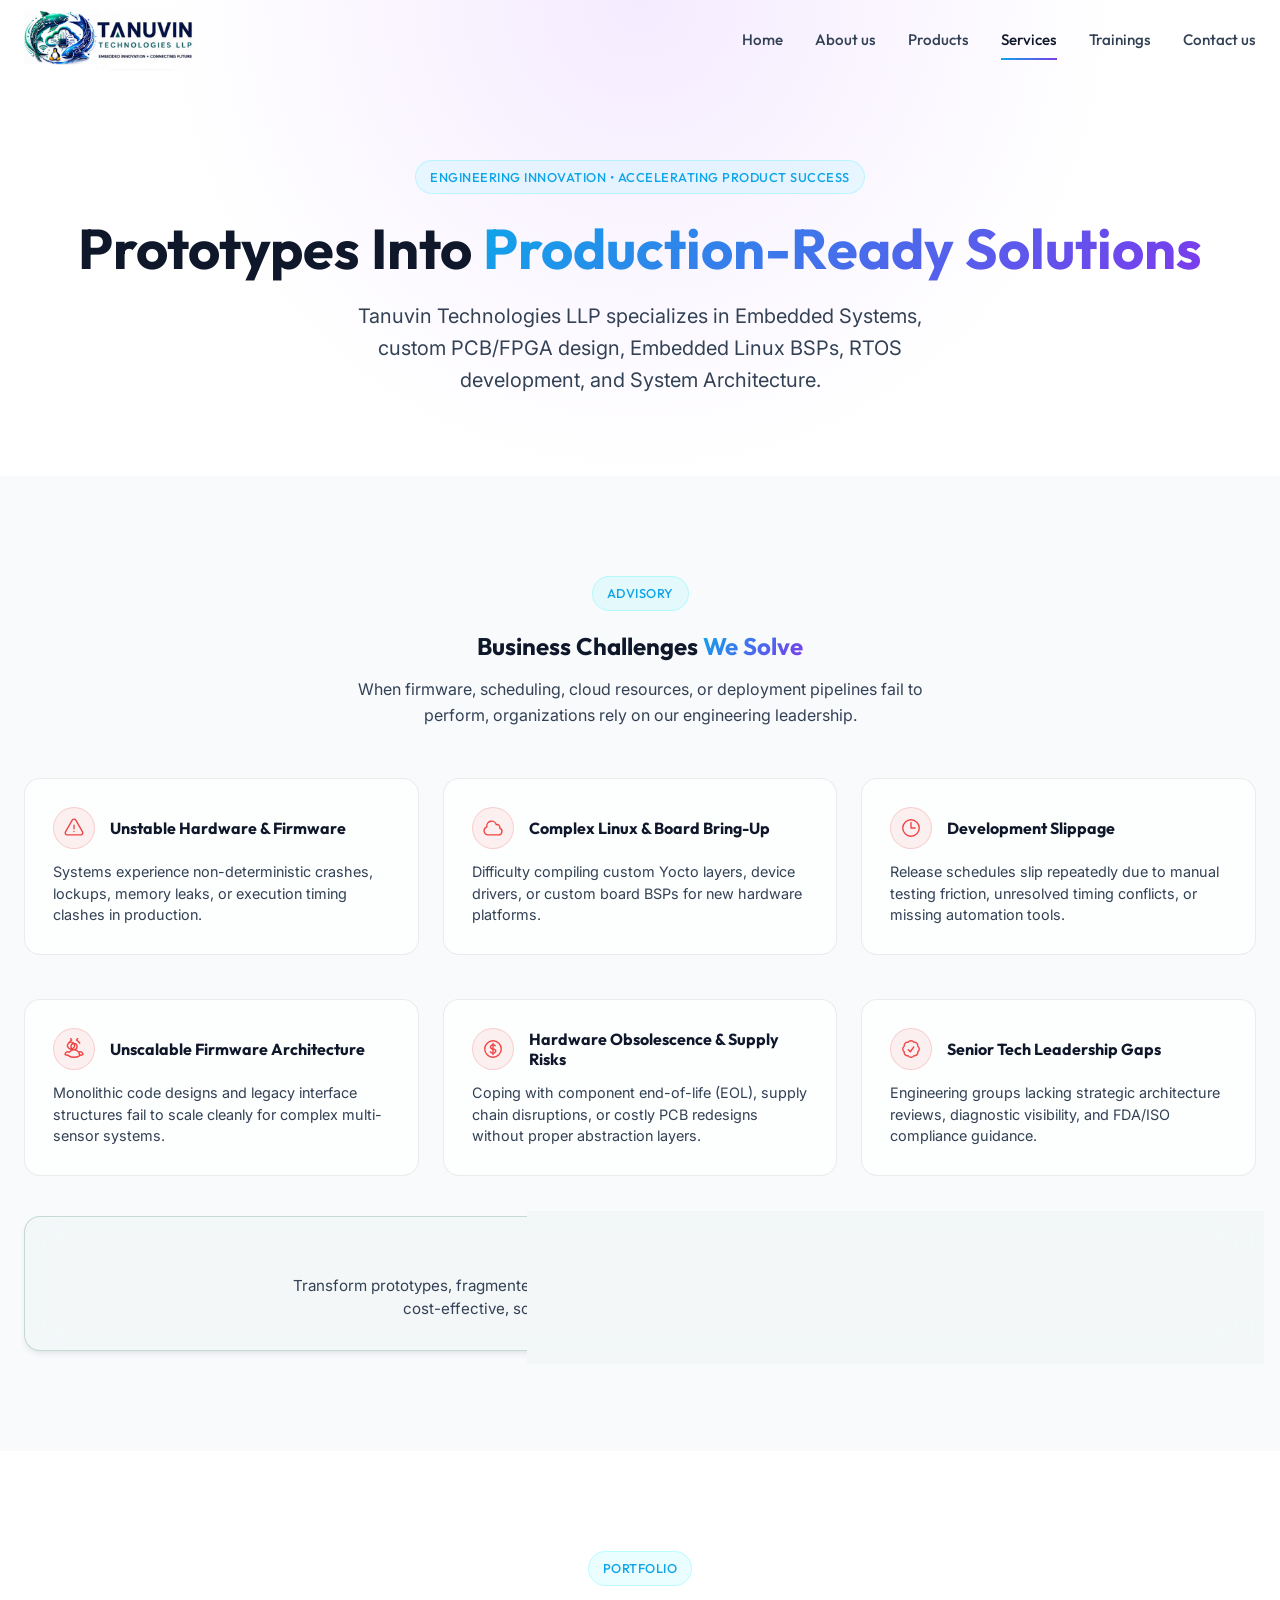
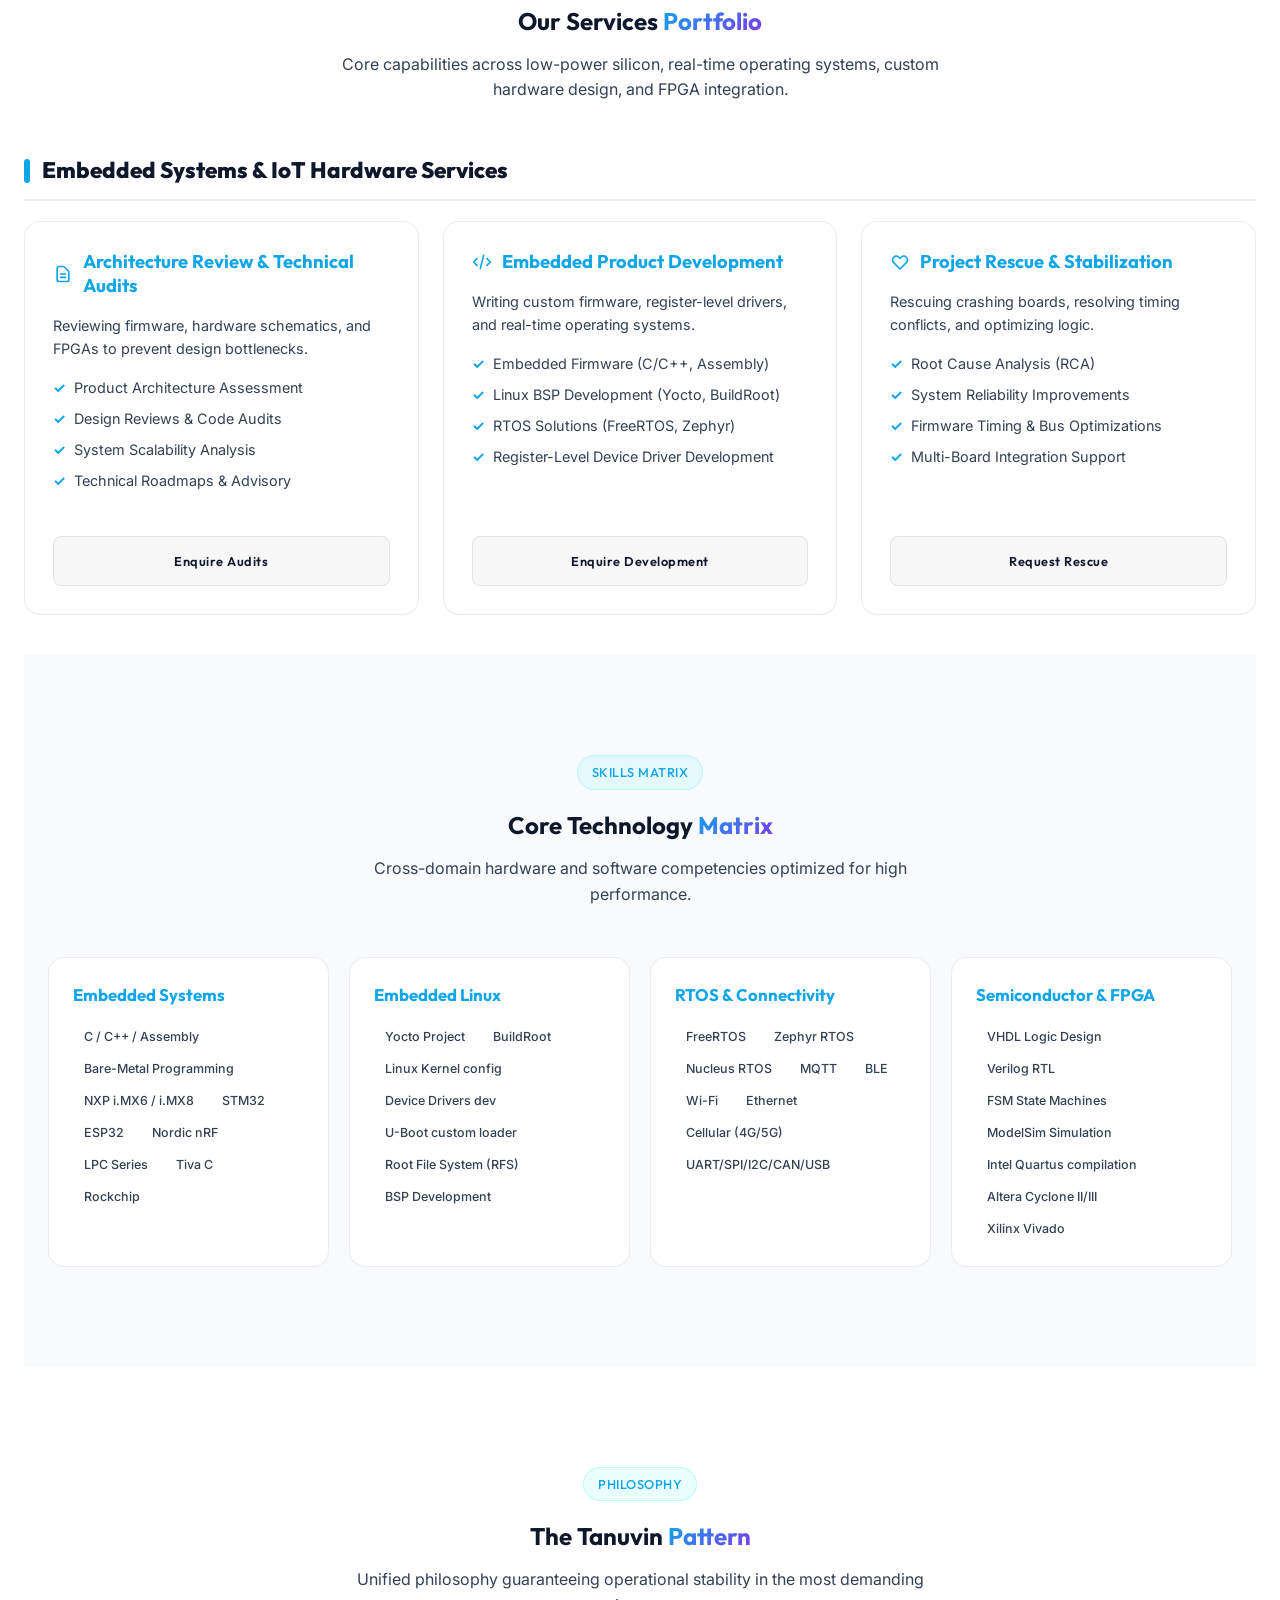
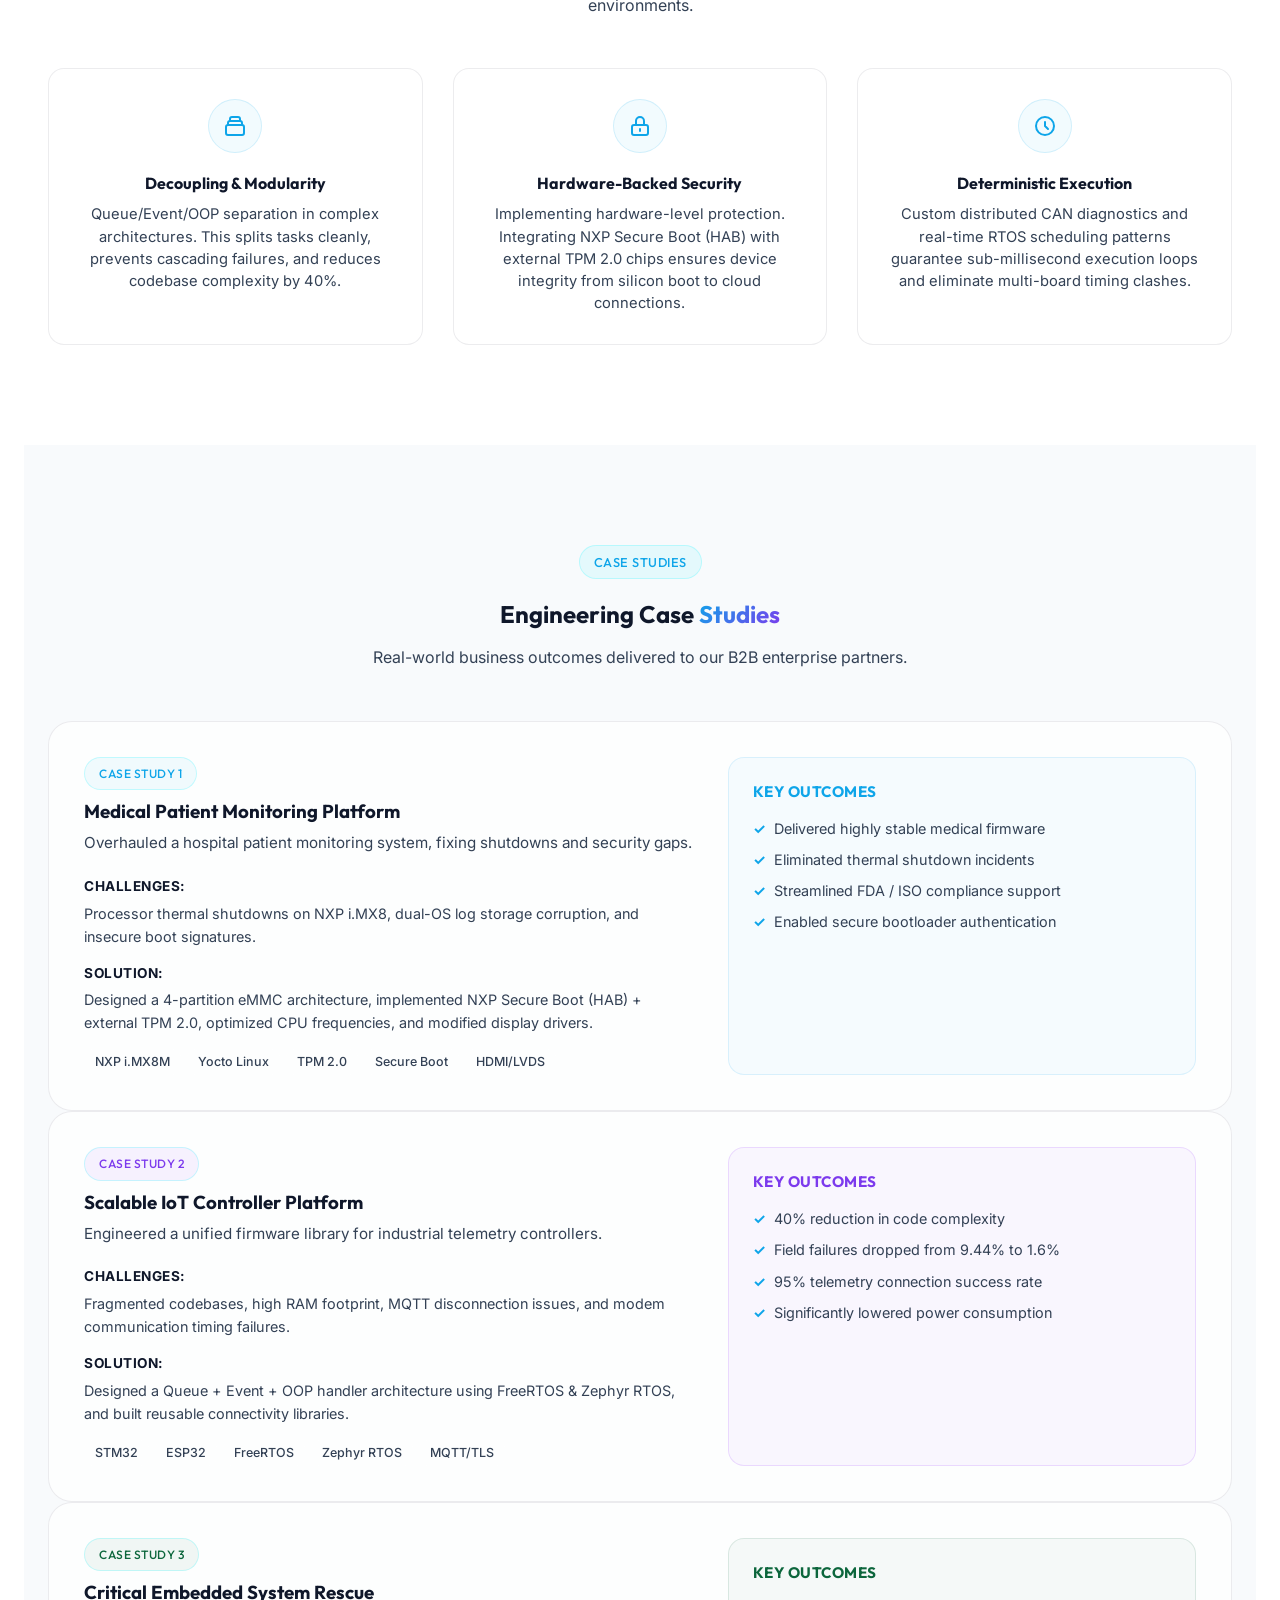
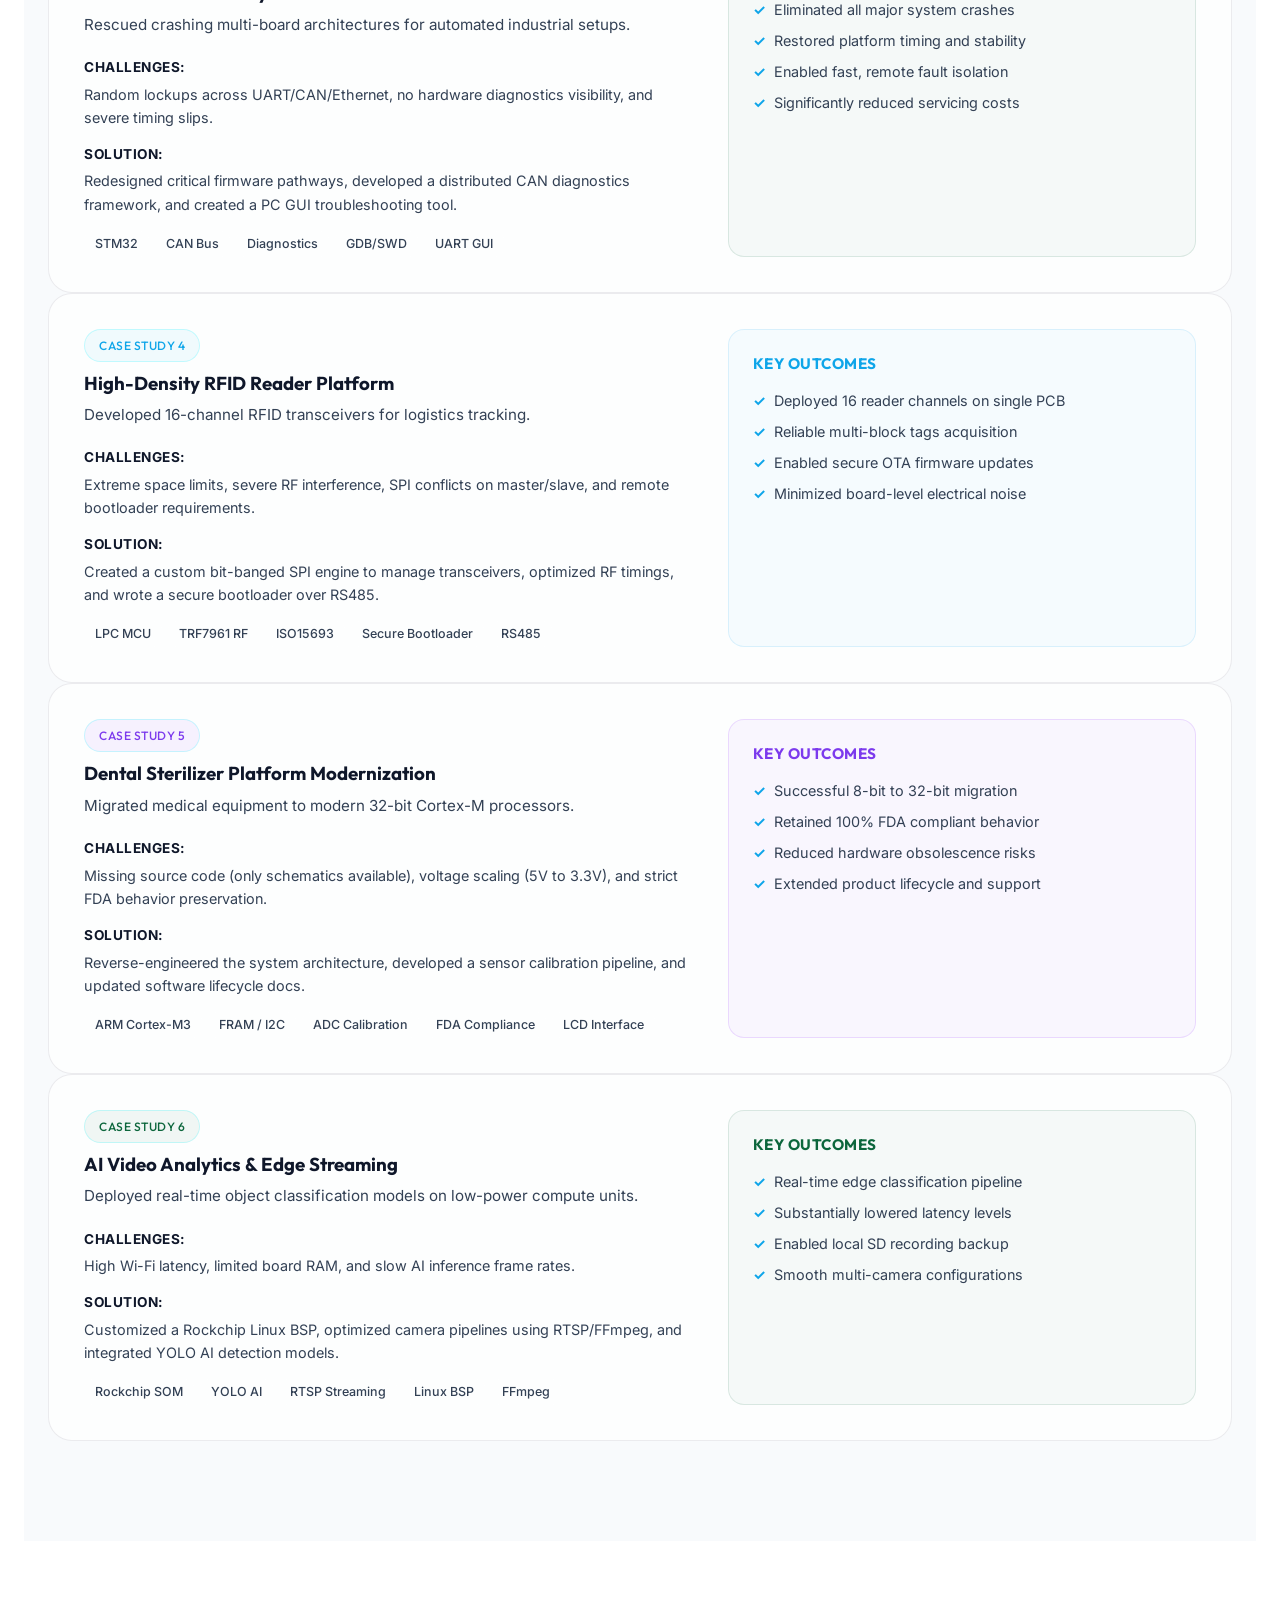
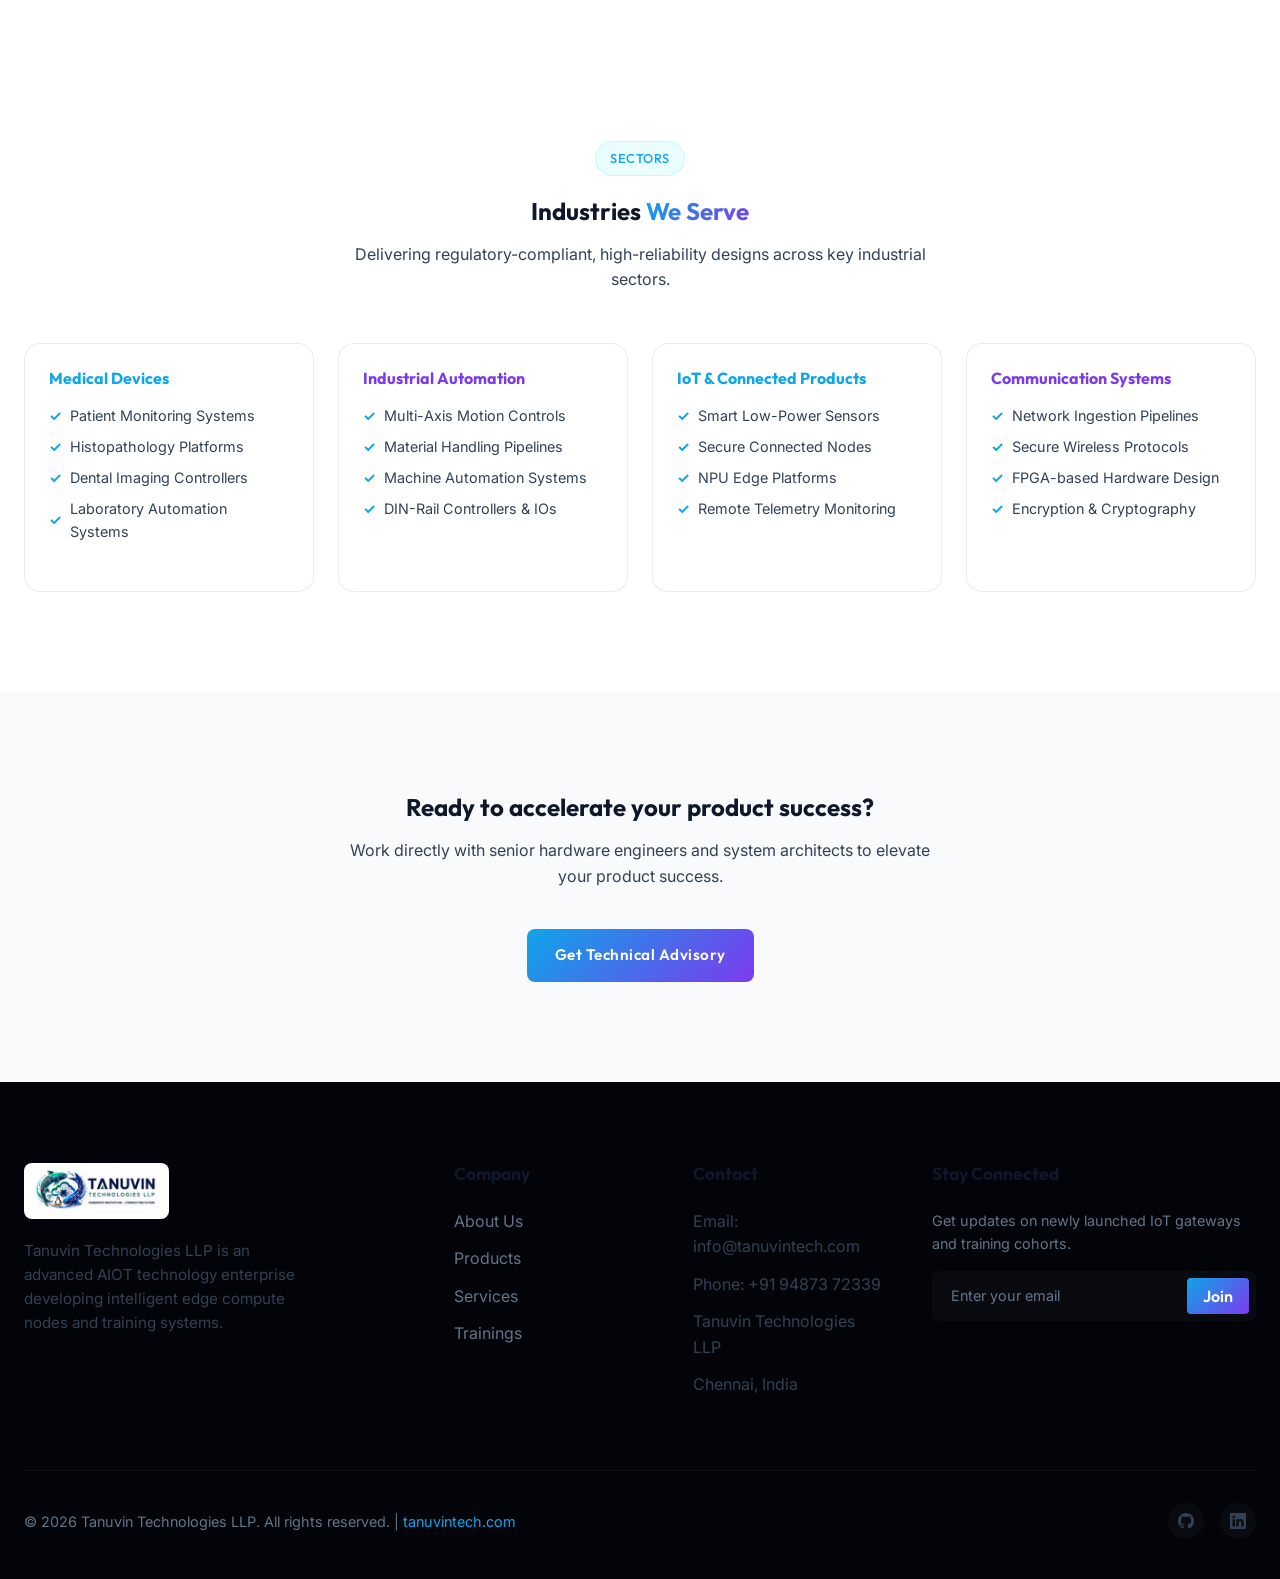
<file: services.html>
<!DOCTYPE html>
<html lang="en">
<head>
  <meta charset="UTF-8">
  <meta name="viewport" content="width=device-width, initial-scale=1.0">
  <title>Engineering Services &amp; Embedded Systems Consulting | Tanuvin Technologies LLP</title>
  <meta name="description" content="Tanuvin Technologies LLP provides end-to-end Embedded Systems, Custom Hardware, FPGA Design, Yocto Linux BSPs, RTOS, and System Architecture Consulting.">
  <link rel="stylesheet" href="css/style-v6.css">
  <style>
    /* Premium Page-Specific Styles for services.html */
    .section-title-wrap {
      margin-bottom: 50px;
    }
    
    .challenges-grid {
      display: grid;
      grid-template-columns: repeat(auto-fit, minmax(300px, 1fr));
      gap: 24px;
      margin-top: 35px;
    }
    .challenge-card {
      background: var(--glass-bg);
      border: 1.5px solid var(--glass-border);
      border-radius: var(--border-radius-md);
      padding: 28px;
      transition: all var(--transition-normal);
    }
    .challenge-card:hover {
      border-color: rgba(239, 68, 68, 0.3);
      transform: translateY(-4px);
      box-shadow: 0 8px 30px rgba(239, 68, 68, 0.05);
    }
    
    .portfolio-category-header {
      font-family: var(--font-heading);
      font-size: 1.4rem;
      font-weight: 800;
      color: var(--text-primary);
      margin: 40px 0 20px;
      padding-bottom: 10px;
      border-bottom: 2px solid var(--glass-border);
      display: flex;
      align-items: center;
      gap: 12px;
    }
    .portfolio-category-header::before {
      content: '';
      display: inline-block;
      width: 6px;
      height: 24px;
      background: var(--accent-cyan);
      border-radius: 3px;
    }
    .portfolio-category-header.purple::before {
      background: var(--accent-purple);
    }
    
    .services-portfolio-grid {
      display: grid;
      grid-template-columns: repeat(auto-fit, minmax(280px, 1fr));
      gap: 24px;
      margin-bottom: 40px;
    }
    .service-pillar-card {
      background: var(--glass-bg);
      border: 1.5px solid var(--glass-border);
      border-radius: var(--border-radius-md);
      padding: 28px;
      transition: all var(--transition-normal);
      height: 100%;
      display: flex;
      flex-direction: column;
      justify-content: space-between;
    }
    .service-pillar-card:hover {
      border-color: rgba(14, 165, 233, 0.4);
      transform: translateY(-4px);
      box-shadow: 0 8px 30px rgba(14, 165, 233, 0.05);
    }
    .pillar-title {
      font-family: var(--font-heading);
      font-weight: 700;
      font-size: 1.15rem;
      margin-bottom: 16px;
      color: var(--accent-cyan);
      display: flex;
      align-items: center;
      gap: 10px;
      line-height: 1.3;
    }
    .pillar-title svg {
      width: 20px;
      height: 20px;
      color: var(--accent-cyan);
      flex-shrink: 0;
    }
    .service-pillar-card.purple .pillar-title {
      color: var(--accent-purple);
    }
    .service-pillar-card.purple .pillar-title svg {
      color: var(--accent-purple);
    }
    .service-pillar-card.green .pillar-title {
      color: #0c663c;
    }
    .service-pillar-card.green .pillar-title svg {
      color: #0c663c;
    }

    .tech-matrix-grid {
      display: grid;
      grid-template-columns: repeat(auto-fit, minmax(240px, 1fr));
      gap: 20px;
      margin-top: 30px;
    }
    .matrix-card {
      background: var(--bg-primary);
      border: 1px solid var(--glass-border);
      border-radius: var(--border-radius-md);
      padding: 24px;
      transition: all var(--transition-normal);
    }
    .matrix-card:hover {
      border-color: rgba(14, 165, 233, 0.35);
      transform: translateY(-3px);
    }
    .matrix-header {
      font-family: var(--font-heading);
      font-weight: 700;
      font-size: 1.05rem;
      margin-bottom: 12px;
      color: var(--accent-cyan);
      display: flex;
      align-items: center;
      gap: 8px;
    }
    .matrix-card.purple .matrix-header {
      color: var(--accent-purple);
    }
    .matrix-card.green .matrix-header {
      color: #0c663c;
    }

    .philosophy-grid {
      display: grid;
      grid-template-columns: repeat(auto-fit, minmax(300px, 1fr));
      gap: 30px;
      margin-top: 40px;
    }
    .philosophy-card {
      background: var(--glass-bg);
      border: 1.5px solid var(--glass-border);
      border-radius: var(--border-radius-md);
      padding: 30px;
      text-align: center;
      transition: all var(--transition-normal);
    }
    .philosophy-card:hover {
      border-color: var(--accent-cyan);
      box-shadow: 0 8px 35px rgba(14, 165, 233, 0.08);
    }
    .philosophy-icon-wrap {
      width: 54px;
      height: 54px;
      border-radius: 50%;
      background: rgba(14, 165, 233, 0.05);
      border: 1px solid rgba(14, 165, 233, 0.15);
      display: flex;
      align-items: center;
      justify-content: center;
      margin: 0 auto 20px;
      color: var(--accent-cyan);
    }

    .case-studies-grid {
      display: grid;
      grid-template-columns: 1fr;
      gap: 35px;
      margin-top: 30px;
    }
    .case-card {
      background: var(--glass-bg);
      border: 1.5px solid var(--glass-border);
      border-radius: var(--border-radius-lg);
      padding: 35px;
      display: grid;
      grid-template-columns: 1.3fr 1fr;
      gap: 35px;
      transition: all var(--transition-normal);
    }
    @media (max-width: 768px) {
      .case-card {
        grid-template-columns: 1fr;
        padding: 24px;
      }
    }
    .case-card:hover {
      border-color: rgba(14, 165, 233, 0.35);
      box-shadow: 0 10px 40px rgba(14, 165, 233, 0.04);
    }
    .case-details h4 {
      margin-bottom: 12px;
      color: var(--accent-cyan);
    }
    .case-results-card {
      background: rgba(14, 165, 233, 0.03);
      border: 1px solid rgba(14, 165, 233, 0.12);
      border-radius: var(--border-radius-md);
      padding: 24px;
    }
    .case-card.purple .case-results-card {
      background: rgba(127, 0, 255, 0.03);
      border-color: rgba(127, 0, 255, 0.12);
    }
    .case-card.green .case-results-card {
      background: rgba(12, 102, 60, 0.03);
      border-color: rgba(12, 102, 60, 0.12);
    }
    .case-results-card h5 {
      color: var(--accent-cyan);
      font-size: 0.95rem;
      text-transform: uppercase;
      font-weight: 700;
      letter-spacing: 0.5px;
      margin-bottom: 12px;
    }
    .case-card.purple .case-results-card h5 {
      color: var(--accent-purple);
    }
    .case-card.green .case-results-card h5 {
      color: #0c663c;
    }

    .tech-pills {
      display: flex;
      flex-wrap: wrap;
      gap: 6px;
      margin-top: 15px;
    }
    .tech-pill {
      background: rgba(255, 255, 255, 0.04);
      border: 1px solid rgba(255, 255, 255, 0.08);
      border-radius: 8px;
      padding: 2px 10px;
      font-size: 0.78rem;
      color: var(--text-secondary);
      font-weight: 500;
    }

    .industries-grid {
      display: grid;
      grid-template-columns: repeat(auto-fit, minmax(220px, 1fr));
      gap: 24px;
      margin-top: 35px;
    }
    .industry-card {
      background: var(--glass-bg);
      border: 1.5px solid var(--glass-border);
      border-radius: var(--border-radius-md);
      padding: 24px;
      transition: all var(--transition-normal);
    }
    .industry-card:hover {
      border-color: var(--accent-purple);
      transform: translateY(-2px);
    }
  </style>
</head>
<body>

  <!-- Navigation Header -->
  <header>
    <div class="container">
      <a href="index.html" class="logo">
        <img src="assets/logo.png" alt="Tanuvin Technologies LLP" class="logo-img">
      </a>
      
      <nav>
        <a href="index.html" class="nav-link">Home</a>
        <a href="about.html" class="nav-link">About us</a>
        <a href="products.html" class="nav-link">Products</a>
        <a href="services.html" class="nav-link active">Services</a>
        <a href="trainings.html" class="nav-link">Trainings</a>
        <a href="contact.html" class="nav-link">Contact us</a>
      </nav>

      <div class="mobile-nav-toggle" id="mobile-toggle">
        <span></span>
        <span></span>
        <span></span>
      </div>
    </div>
  </header>

  <!-- Mobile Nav Overlay -->
  <div class="mobile-menu" id="mobile-menu">
    <a href="index.html" class="nav-link">Home</a>
    <a href="about.html" class="nav-link">About us</a>
    <a href="products.html" class="nav-link">Products</a>
    <a href="services.html" class="nav-link active">Services</a>
    <a href="trainings.html" class="nav-link">Trainings</a>
    <a href="contact.html" class="nav-link">Contact us</a>
  </div>

  <!-- Page Intro -->
  <section class="page-intro text-center">
    <div class="container scroll-fade">
      <div class="badge">Engineering Innovation • Accelerating Product Success</div>
      <h1 class="page-intro-title">Prototypes Into <span class="text-gradient">Production-Ready Solutions</span></h1>
      <p class="page-intro-lead">Tanuvin Technologies LLP specializes in Embedded Systems, custom PCB/FPGA design, Embedded Linux BSPs, RTOS development, and System Architecture.</p>
    </div>
  </section>

  <!-- Section 1: Business Challenges We Solve -->
  <section class="section-alt">
    <div class="container">
      <div class="text-center scroll-fade section-title-wrap">
        <div class="badge">Advisory</div>
        <h2>Business Challenges <span class="text-gradient">We Solve</span></h2>
        <p style="max-width: 600px; margin: 16px auto 0;">When firmware, scheduling, cloud resources, or deployment pipelines fail to perform, organizations rely on our engineering leadership.</p>
      </div>

      <div class="challenges-grid">
        <!-- Challenge 1 -->
        <div class="challenge-card scroll-fade">
          <div style="display: flex; align-items: center; gap: 15px; margin-bottom: 12px;">
            <div style="width: 42px; height: 42px; border-radius: 50%; background: rgba(239, 68, 68, 0.08); border: 1px solid rgba(239, 68, 68, 0.2); display: flex; align-items: center; justify-content: center; color: #ef4444; flex-shrink: 0;">
              <svg xmlns="http://www.w3.org/2000/svg" fill="none" viewBox="0 0 24 24" stroke-width="1.5" stroke="currentColor" style="width: 22px; height: 22px;">
                <path stroke-linecap="round" stroke-linejoin="round" d="M12 9v3.75m-9.303 3.376c-.866 1.5.217 3.374 1.948 3.374h14.71c1.73 0 2.813-1.874 1.948-3.374L13.949 3.378c-.866-1.5-3.032-1.5-3.898 0L2.697 16.126ZM12 15.75h.007v.008H12v-.008Z" />
              </svg>
            </div>
            <h4 style="margin: 0; color: var(--text-primary);">Unstable Hardware &amp; Firmware</h4>
          </div>
          <p style="font-size: 0.9rem; color: var(--text-secondary); line-height: 1.5;">Systems experience non-deterministic crashes, lockups, memory leaks, or execution timing clashes in production.</p>
        </div>

        <!-- Challenge 2 -->
        <div class="challenge-card scroll-fade delay-1">
          <div style="display: flex; align-items: center; gap: 15px; margin-bottom: 12px;">
            <div style="width: 42px; height: 42px; border-radius: 50%; background: rgba(239, 68, 68, 0.08); border: 1px solid rgba(239, 68, 68, 0.2); display: flex; align-items: center; justify-content: center; color: #ef4444; flex-shrink: 0;">
              <svg xmlns="http://www.w3.org/2000/svg" fill="none" viewBox="0 0 24 24" stroke-width="1.5" stroke="currentColor" style="width: 22px; height: 22px;">
                <path stroke-linecap="round" stroke-linejoin="round" d="M2.25 15a4.5 4.5 0 0 0 4.5 4.5H18a3.75 3.75 0 0 0 1.332-7.257 3 3 0 0 0-3.758-3.848 5.25 5.25 0 0 0-10.233 2.33A4.502 4.502 0 0 0 2.25 15Z" />
              </svg>
            </div>
            <h4 style="margin: 0; color: var(--text-primary);">Complex Linux &amp; Board Bring-Up</h4>
          </div>
          <p style="font-size: 0.9rem; color: var(--text-secondary); line-height: 1.5;">Difficulty compiling custom Yocto layers, device drivers, or custom board BSPs for new hardware platforms.</p>
        </div>

        <!-- Challenge 3 -->
        <div class="challenge-card scroll-fade delay-2">
          <div style="display: flex; align-items: center; gap: 15px; margin-bottom: 12px;">
            <div style="width: 42px; height: 42px; border-radius: 50%; background: rgba(239, 68, 68, 0.08); border: 1px solid rgba(239, 68, 68, 0.2); display: flex; align-items: center; justify-content: center; color: #ef4444; flex-shrink: 0;">
              <svg xmlns="http://www.w3.org/2000/svg" fill="none" viewBox="0 0 24 24" stroke-width="1.5" stroke="currentColor" style="width: 22px; height: 22px;">
                <path stroke-linecap="round" stroke-linejoin="round" d="M12 6v6h4.5m4.5 0a9 9 0 1 1-18 0 9 9 0 0 1 18 0Z" />
              </svg>
            </div>
            <h4 style="margin: 0; color: var(--text-primary);">Development Slippage</h4>
          </div>
          <p style="font-size: 0.9rem; color: var(--text-secondary); line-height: 1.5;">Release schedules slip repeatedly due to manual testing friction, unresolved timing conflicts, or missing automation tools.</p>
        </div>

        <!-- Challenge 4 -->
        <div class="challenge-card scroll-fade" style="margin-top: 20px;">
          <div style="display: flex; align-items: center; gap: 15px; margin-bottom: 12px;">
            <div style="width: 42px; height: 42px; border-radius: 50%; background: rgba(239, 68, 68, 0.08); border: 1px solid rgba(239, 68, 68, 0.2); display: flex; align-items: center; justify-content: center; color: #ef4444; flex-shrink: 0;">
              <svg xmlns="http://www.w3.org/2000/svg" fill="none" viewBox="0 0 24 24" stroke-width="1.5" stroke="currentColor" style="width: 22px; height: 22px;">
                <path stroke-linecap="round" stroke-linejoin="round" d="M18 18.72a9.094 9.094 0 0 0 3.741-.479 3 3 0 0 0-4.682-2.72m.94 3.198.001.031c0 .225-.012.447-.037.666A11.944 11.944 0 0 1 12 21c-2.17 0-4.207-.576-5.963-1.584A6.062 6.062 0 0 1 6 18.719m12 0a5.971 5.971 0 0 0-.941-3.197m0 0A5.995 5.995 0 0 0 12 12.75a5.995 5.995 0 0 0-5.058 2.772m0 0a3 3 0 0 0-4.681 2.72 8.986 8.986 0 0 0 3.74.477m.079-13.063c.882-1.383 2.04-2.538 3.413-3.411a3.75 3.75 0 1 1 5.332 0c1.373.873 2.53 2.028 3.412 3.411m-12.166 0a3.75 3.75 0 1 0 5.331 0m-5.33 0a3.745 3.745 0 0 1 5.33 0M12 12.75A3.375 3.375 0 1 0 12 6a3.375 3.375 0 0 0 0 6.75Z" />
              </svg>
            </div>
            <h4 style="margin: 0; color: var(--text-primary);">Unscalable Firmware Architecture</h4>
          </div>
          <p style="font-size: 0.9rem; color: var(--text-secondary); line-height: 1.5;">Monolithic code designs and legacy interface structures fail to scale cleanly for complex multi-sensor systems.</p>
        </div>

        <!-- Challenge 5 -->
        <div class="challenge-card scroll-fade delay-1" style="margin-top: 20px;">
          <div style="display: flex; align-items: center; gap: 15px; margin-bottom: 12px;">
            <div style="width: 42px; height: 42px; border-radius: 50%; background: rgba(239, 68, 68, 0.08); border: 1px solid rgba(239, 68, 68, 0.2); display: flex; align-items: center; justify-content: center; color: #ef4444; flex-shrink: 0;">
              <svg xmlns="http://www.w3.org/2000/svg" fill="none" viewBox="0 0 24 24" stroke-width="1.5" stroke="currentColor" style="width: 22px; height: 22px;">
                <path stroke-linecap="round" stroke-linejoin="round" d="M12 6v12m-3-2.818.879.659c1.171.879 3.07.879 4.242 0 1.172-.879 1.172-2.303 0-3.182C13.536 12.219 12.768 12 12 12c-.725 0-1.45-.22-2.003-.659-1.106-.879-1.106-2.303 0-3.182s2.9-.879 4.006 0l.415.33M21 12a9 9 0 1 1-18 0 9 9 0 0 1 18 0Z" />
              </svg>
            </div>
            <h4 style="margin: 0; color: var(--text-primary);">Hardware Obsolescence &amp; Supply Risks</h4>
          </div>
          <p style="font-size: 0.9rem; color: var(--text-secondary); line-height: 1.5;">Coping with component end-of-life (EOL), supply chain disruptions, or costly PCB redesigns without proper abstraction layers.</p>
        </div>

        <!-- Challenge 6 -->
        <div class="challenge-card scroll-fade delay-2" style="margin-top: 20px;">
          <div style="display: flex; align-items: center; gap: 15px; margin-bottom: 12px;">
            <div style="width: 42px; height: 42px; border-radius: 50%; background: rgba(239, 68, 68, 0.08); border: 1px solid rgba(239, 68, 68, 0.2); display: flex; align-items: center; justify-content: center; color: #ef4444; flex-shrink: 0;">
              <svg xmlns="http://www.w3.org/2000/svg" fill="none" viewBox="0 0 24 24" stroke-width="1.5" stroke="currentColor" style="width: 22px; height: 22px;">
                <path stroke-linecap="round" stroke-linejoin="round" d="M9 12.75L11.25 15 15 9.75M21 12c0 1.268-.63 2.39-1.593 3.068a3.745 3.745 0 0 1-1.043 3.296 3.745 3.745 0 0 1-3.296 1.043A3.745 3.745 0 0 1 12 21c-1.268 0-2.39-.63-3.068-1.593a3.746 3.746 0 0 1-3.296-1.043 3.745 3.745 0 0 1-1.043-3.296A3.745 3.745 0 0 1 3 12c0-1.268.63-2.39 1.593-3.068a3.745 3.745 0 0 1 1.043-3.296 3.746 3.746 0 0 1 3.296-1.043A3.746 3.746 0 0 1 12 3c1.268 0 2.39.63 3.068 1.593a3.746 3.746 0 0 1 3.296 1.043 3.746 3.746 0 0 1 1.043 3.296A3.745 3.745 0 0 1 21 12Z" />
              </svg>
            </div>
            <h4 style="margin: 0; color: var(--text-primary);">Senior Tech Leadership Gaps</h4>
          </div>
          <p style="font-size: 0.9rem; color: var(--text-secondary); line-height: 1.5;">Engineering groups lacking strategic architecture reviews, diagnostic visibility, and FDA/ISO compliance guidance.</p>
        </div>
      </div>

      <div class="glass-card scroll-fade" style="margin-top: 40px; border-color: rgba(12, 102, 60, 0.2); background: rgba(12, 102, 60, 0.02); padding: 30px; text-align: center;">
        <h4 style="color: #0c663c; margin-bottom: 8px;">Our Core Objective</h4>
        <p style="max-width: 700px; margin: 0 auto; line-height: 1.5; color: var(--text-secondary);">Transform prototypes, fragmented frameworks, and unstable systems into highly reliable, secure, cost-effective, scalable, and production-ready hardware products.</p>
      </div>
    </div>
  </section>

  <!-- Section 2: Services Portfolio (Combined) -->
  <section class="section">
    <div class="container">
      <div class="text-center scroll-fade section-title-wrap">
        <div class="badge">Portfolio</div>
        <h2>Our Services <span class="text-gradient">Portfolio</span></h2>
        <p style="max-width: 600px; margin: 16px auto 0;">Core capabilities across low-power silicon, real-time operating systems, custom hardware design, and FPGA integration.</p>
      </div>

      <!-- Category 1: Embedded & IoT Hardware -->
      <div class="portfolio-category-header scroll-fade">
        Embedded Systems &amp; IoT Hardware Services
      </div>
      
      <div class="services-portfolio-grid">
        <!-- Pillar 1 -->
        <div class="service-pillar-card scroll-fade">
          <div>
            <div class="pillar-title">
              <svg xmlns="http://www.w3.org/2000/svg" fill="none" viewBox="0 0 24 24" stroke="currentColor"><path stroke-linecap="round" stroke-linejoin="round" stroke-width="2" d="M9 12h6m-6 4h6m2 5H7a2 2 0 01-2-2V5a2 2 0 012-2h5.586a1 1 0 01.707.293l5.414 5.414a1 1 0 01.293.707V19a2 2 0 01-2 2z" /></svg>
              Architecture Review &amp; Technical Audits
            </div>
            <p style="font-size: 0.9rem; color: var(--text-secondary); margin-bottom: 15px;">Reviewing firmware, hardware schematics, and FPGAs to prevent design bottlenecks.</p>
            <ul class="product-features-list">
              <li>Product Architecture Assessment</li>
              <li>Design Reviews &amp; Code Audits</li>
              <li>System Scalability Analysis</li>
              <li>Technical Roadmaps &amp; Advisory</li>
            </ul>
          </div>
          <a href="contact.html?service=hardware-audits" class="btn btn-secondary" style="margin-top: 20px; font-size: 0.8rem;">Enquire Audits</a>
        </div>

        <!-- Pillar 2 -->
        <div class="service-pillar-card scroll-fade delay-1">
          <div>
            <div class="pillar-title">
              <svg xmlns="http://www.w3.org/2000/svg" fill="none" viewBox="0 0 24 24" stroke="currentColor"><path stroke-linecap="round" stroke-linejoin="round" stroke-width="2" d="M10 20l4-16m4 4l4 4-4 4M6 16l-4-4 4-4" /></svg>
              Embedded Product Development
            </div>
            <p style="font-size: 0.9rem; color: var(--text-secondary); margin-bottom: 15px;">Writing custom firmware, register-level drivers, and real-time operating systems.</p>
            <ul class="product-features-list">
              <li>Embedded Firmware (C/C++, Assembly)</li>
              <li>Linux BSP Development (Yocto, BuildRoot)</li>
              <li>RTOS Solutions (FreeRTOS, Zephyr)</li>
              <li>Register-Level Device Driver Development</li>
            </ul>
          </div>
          <a href="contact.html?service=embedded-dev" class="btn btn-secondary" style="margin-top: 20px; font-size: 0.8rem;">Enquire Development</a>
        </div>

        <!-- Pillar 3 -->
        <div class="service-pillar-card scroll-fade delay-2">
          <div>
            <div class="pillar-title">
              <svg xmlns="http://www.w3.org/2000/svg" fill="none" viewBox="0 0 24 24" stroke="currentColor"><path stroke-linecap="round" stroke-linejoin="round" stroke-width="2" d="M4.318 6.318a4.5 4.5 0 000 6.364L12 20.364l7.682-7.682a4.5 4.5 0 00-6.364-6.364L12 7.636l-1.318-1.318a4.5 4.5 0 00-6.364 0z" /></svg>
              Project Rescue &amp; Stabilization
            </div>
            <p style="font-size: 0.9rem; color: var(--text-secondary); margin-bottom: 15px;">Rescuing crashing boards, resolving timing conflicts, and optimizing logic.</p>
            <ul class="product-features-list">
              <li>Root Cause Analysis (RCA)</li>
              <li>System Reliability Improvements</li>
              <li>Firmware Timing &amp; Bus Optimizations</li>
              <li>Multi-Board Integration Support</li>
            </ul>
          </div>
          <a href="contact.html?service=project-rescue" class="btn btn-secondary" style="margin-top: 20px; font-size: 0.8rem;">Request Rescue</a>
        </div>
      </div>

      <!-- Section 3: Combined Technical Matrix -->
  <section class="section-alt">
    <div class="container">
      <div class="text-center scroll-fade section-title-wrap">
        <div class="badge">Skills Matrix</div>
        <h2>Core Technology <span class="text-gradient">Matrix</span></h2>
        <p style="max-width: 600px; margin: 16px auto 0;">Cross-domain hardware and software competencies optimized for high performance.</p>
      </div>

      <div class="tech-matrix-grid">
        <!-- Matrix 1 -->
        <div class="matrix-card scroll-fade">
          <div class="matrix-header">
            Embedded Systems
          </div>
          <div class="tech-pills">
            <span class="tech-pill">C / C++ / Assembly</span>
            <span class="tech-pill">Bare-Metal Programming</span>
            <span class="tech-pill">NXP i.MX6 / i.MX8</span>
            <span class="tech-pill">STM32</span>
            <span class="tech-pill">ESP32</span>
            <span class="tech-pill">Nordic nRF</span>
            <span class="tech-pill">LPC Series</span>
            <span class="tech-pill">Tiva C</span>
            <span class="tech-pill">Rockchip</span>
          </div>
        </div>

        <!-- Matrix 2 -->
        <div class="matrix-card scroll-fade delay-1">
          <div class="matrix-header">
            Embedded Linux
          </div>
          <div class="tech-pills">
            <span class="tech-pill">Yocto Project</span>
            <span class="tech-pill">BuildRoot</span>
            <span class="tech-pill">Linux Kernel config</span>
            <span class="tech-pill">Device Drivers dev</span>
            <span class="tech-pill">U-Boot custom loader</span>
            <span class="tech-pill">Root File System (RFS)</span>
            <span class="tech-pill">BSP Development</span>
          </div>
        </div>

        <!-- Matrix 3 -->
        <div class="matrix-card scroll-fade delay-2">
          <div class="matrix-header">
            RTOS &amp; Connectivity
          </div>
          <div class="tech-pills">
            <span class="tech-pill">FreeRTOS</span>
            <span class="tech-pill">Zephyr RTOS</span>
            <span class="tech-pill">Nucleus RTOS</span>
            <span class="tech-pill">MQTT</span>
            <span class="tech-pill">BLE</span>
            <span class="tech-pill">Wi-Fi</span>
            <span class="tech-pill">Ethernet</span>
            <span class="tech-pill">Cellular (4G/5G)</span>
            <span class="tech-pill">UART/SPI/I2C/CAN/USB</span>
          </div>
        </div>

        <!-- Matrix 4 -->
        <div class="matrix-card scroll-fade delay-3">
          <div class="matrix-header">
            Semiconductor &amp; FPGA
          </div>
          <div class="tech-pills">
            <span class="tech-pill">VHDL Logic Design</span>
            <span class="tech-pill">Verilog RTL</span>
            <span class="tech-pill">FSM State Machines</span>
            <span class="tech-pill">ModelSim Simulation</span>
            <span class="tech-pill">Intel Quartus compilation</span>
            <span class="tech-pill">Altera Cyclone II/III</span>
            <span class="tech-pill">Xilinx Vivado</span>
          </div>
        </div>

              </div>
    </div>
  </section>

  <!-- Section 4: The Tanuvin Pattern (Architecture Philosophy) -->
  <section class="section">
    <div class="container">
      <div class="text-center scroll-fade section-title-wrap">
        <div class="badge">Philosophy</div>
        <h2>The Tanuvin <span class="text-gradient">Pattern</span></h2>
        <p style="max-width: 600px; margin: 16px auto 0;">Unified philosophy guaranteeing operational stability in the most demanding environments.</p>
      </div>

      <div class="philosophy-grid">
        <!-- Philosophy 1 -->
        <div class="philosophy-card scroll-fade">
          <div class="philosophy-icon-wrap">
            <svg xmlns="http://www.w3.org/2000/svg" fill="none" viewBox="0 0 24 24" stroke="currentColor" style="width: 24px; height: 24px;"><path stroke-linecap="round" stroke-linejoin="round" stroke-width="2" d="M19 11H5m14 0a2 2 0 012 2v6a2 2 0 01-2 2H5a2 2 0 01-2-2v-6a2 2 0 012-2m14 0V9a2 2 0 00-2-2M5 11V9a2 2 0 012-2m0 0V5a2 2 0 012-2h6a2 2 0 012 2v2M7 7h10" /></svg>
          </div>
          <h4>Decoupling &amp; Modularity</h4>
          <p style="font-size: 0.92rem; color: var(--text-secondary); line-height: 1.5; margin-top: 10px;">Queue/Event/OOP separation in complex architectures. This splits tasks cleanly, prevents cascading failures, and reduces codebase complexity by 40%.</p>
        </div>

        <!-- Philosophy 2 -->
        <div class="philosophy-card scroll-fade delay-1">
          <div class="philosophy-icon-wrap">
            <svg xmlns="http://www.w3.org/2000/svg" fill="none" viewBox="0 0 24 24" stroke="currentColor" style="width: 24px; height: 24px;"><path stroke-linecap="round" stroke-linejoin="round" stroke-width="2" d="M12 15v2m-6 4h12a2 2 0 002-2v-6a2 2 0 00-2-2H6a2 2 0 00-2 2v6a2 2 0 002 2zm10-10V7a4 4 0 00-8 0v4h8z" /></svg>
          </div>
          <h4>Hardware-Backed Security</h4>
          <p style="font-size: 0.92rem; color: var(--text-secondary); line-height: 1.5; margin-top: 10px;">Implementing hardware-level protection. Integrating NXP Secure Boot (HAB) with external TPM 2.0 chips ensures device integrity from silicon boot to cloud connections.</p>
        </div>

        <!-- Philosophy 3 -->
        <div class="philosophy-card scroll-fade delay-2">
          <div class="philosophy-icon-wrap">
            <svg xmlns="http://www.w3.org/2000/svg" fill="none" viewBox="0 0 24 24" stroke="currentColor" style="width: 24px; height: 24px;"><path stroke-linecap="round" stroke-linejoin="round" stroke-width="2" d="M12 8v4l3 3m6-3a9 9 0 11-18 0 9 9 0 0118 0z" /></svg>
          </div>
          <h4>Deterministic Execution</h4>
          <p style="font-size: 0.92rem; color: var(--text-secondary); line-height: 1.5; margin-top: 10px;">Custom distributed CAN diagnostics and real-time RTOS scheduling patterns guarantee sub-millisecond execution loops and eliminate multi-board timing clashes.</p>
        </div>
      </div>
    </div>
  </section>

  <!-- Section 5: Case Studies Portfolio (Combined) -->
  <section class="section-alt">
    <div class="container">
      <div class="text-center scroll-fade section-title-wrap">
        <div class="badge">Case Studies</div>
        <h2>Engineering Case <span class="text-gradient">Studies</span></h2>
        <p style="max-width: 600px; margin: 16px auto 0;">Real-world business outcomes delivered to our B2B enterprise partners.</p>
      </div>

      <!-- Case Study: Medical Patient Monitoring -->
        <div class="case-card scroll-fade">
          <div class="case-details">
            <span class="badge" style="background: rgba(14, 165, 233, 0.05); font-size: 0.75rem; margin-bottom: 10px;">Case Study 1</span>
            <h3>Medical Patient Monitoring Platform</h3>
            <p style="font-size: 0.95rem; color: var(--text-secondary); margin-top: 8px;">Overhauled a hospital patient monitoring system, fixing shutdowns and security gaps.</p>
            <div style="margin-top: 20px;">
              <p style="font-size: 0.85rem; font-weight: 700; color: var(--text-primary); letter-spacing: 0.5px;">CHALLENGES:</p>
              <p style="font-size: 0.9rem; color: var(--text-secondary); margin-top: 4px;">Processor thermal shutdowns on NXP i.MX8, dual-OS log storage corruption, and insecure boot signatures.</p>
            </div>
            <div style="margin-top: 15px;">
              <p style="font-size: 0.85rem; font-weight: 700; color: var(--text-primary); letter-spacing: 0.5px;">SOLUTION:</p>
              <p style="font-size: 0.9rem; color: var(--text-secondary); margin-top: 4px;">Designed a 4-partition eMMC architecture, implemented NXP Secure Boot (HAB) + external TPM 2.0, optimized CPU frequencies, and modified display drivers.</p>
            </div>
            <div class="tech-pills">
              <span class="tech-pill">NXP i.MX8M</span>
              <span class="tech-pill">Yocto Linux</span>
              <span class="tech-pill">TPM 2.0</span>
              <span class="tech-pill">Secure Boot</span>
              <span class="tech-pill">HDMI/LVDS</span>
            </div>
          </div>
          <div class="case-results-card">
            <h5>Key Outcomes</h5>
            <ul class="product-features-list">
              <li>Delivered highly stable medical firmware</li>
              <li>Eliminated thermal shutdown incidents</li>
              <li>Streamlined FDA / ISO compliance support</li>
              <li>Enabled secure bootloader authentication</li>
            </ul>
          </div>
        </div>

        <!-- Case Study: Scalable IoT Controller -->
        <div class="case-card scroll-fade purple">
          <div class="case-details">
            <span class="badge" style="background: rgba(127, 0, 255, 0.05); color: var(--accent-purple); font-size: 0.75rem; margin-bottom: 10px;">Case Study 2</span>
            <h3>Scalable IoT Controller Platform</h3>
            <p style="font-size: 0.95rem; color: var(--text-secondary); margin-top: 8px;">Engineered a unified firmware library for industrial telemetry controllers.</p>
            <div style="margin-top: 20px;">
              <p style="font-size: 0.85rem; font-weight: 700; color: var(--text-primary); letter-spacing: 0.5px;">CHALLENGES:</p>
              <p style="font-size: 0.9rem; color: var(--text-secondary); margin-top: 4px;">Fragmented codebases, high RAM footprint, MQTT disconnection issues, and modem communication timing failures.</p>
            </div>
            <div style="margin-top: 15px;">
              <p style="font-size: 0.85rem; font-weight: 700; color: var(--text-primary); letter-spacing: 0.5px;">SOLUTION:</p>
              <p style="font-size: 0.9rem; color: var(--text-secondary); margin-top: 4px;">Designed a Queue + Event + OOP handler architecture using FreeRTOS &amp; Zephyr RTOS, and built reusable connectivity libraries.</p>
            </div>
            <div class="tech-pills">
              <span class="tech-pill">STM32</span>
              <span class="tech-pill">ESP32</span>
              <span class="tech-pill">FreeRTOS</span>
              <span class="tech-pill">Zephyr RTOS</span>
              <span class="tech-pill">MQTT/TLS</span>
            </div>
          </div>
          <div class="case-results-card">
            <h5>Key Outcomes</h5>
            <ul class="product-features-list">
              <li>40% reduction in code complexity</li>
              <li>Field failures dropped from 9.44% to 1.6%</li>
              <li>95% telemetry connection success rate</li>
              <li>Significantly lowered power consumption</li>
            </ul>
          </div>
        </div>

        <!-- Case Study: System Rescue -->
        <div class="case-card scroll-fade green">
          <div class="case-details">
            <span class="badge" style="background: rgba(12, 102, 60, 0.05); color: #0c663c; font-size: 0.75rem; margin-bottom: 10px;">Case Study 3</span>
            <h3>Critical Embedded System Rescue</h3>
            <p style="font-size: 0.95rem; color: var(--text-secondary); margin-top: 8px;">Rescued crashing multi-board architectures for automated industrial setups.</p>
            <div style="margin-top: 20px;">
              <p style="font-size: 0.85rem; font-weight: 700; color: var(--text-primary); letter-spacing: 0.5px;">CHALLENGES:</p>
              <p style="font-size: 0.9rem; color: var(--text-secondary); margin-top: 4px;">Random lockups across UART/CAN/Ethernet, no hardware diagnostics visibility, and severe timing slips.</p>
            </div>
            <div style="margin-top: 15px;">
              <p style="font-size: 0.85rem; font-weight: 700; color: var(--text-primary); letter-spacing: 0.5px;">SOLUTION:</p>
              <p style="font-size: 0.9rem; color: var(--text-secondary); margin-top: 4px;">Redesigned critical firmware pathways, developed a distributed CAN diagnostics framework, and created a PC GUI troubleshooting tool.</p>
            </div>
            <div class="tech-pills">
              <span class="tech-pill">STM32</span>
              <span class="tech-pill">CAN Bus</span>
              <span class="tech-pill">Diagnostics</span>
              <span class="tech-pill">GDB/SWD</span>
              <span class="tech-pill">UART GUI</span>
            </div>
          </div>
          <div class="case-results-card">
            <h5>Key Outcomes</h5>
            <ul class="product-features-list">
              <li>Eliminated all major system crashes</li>
              <li>Restored platform timing and stability</li>
              <li>Enabled fast, remote fault isolation</li>
              <li>Significantly reduced servicing costs</li>
            </ul>
          </div>
        </div>

        <!-- Case Study: RFID Reader -->
        <div class="case-card scroll-fade">
          <div class="case-details">
            <span class="badge" style="background: rgba(14, 165, 233, 0.05); font-size: 0.75rem; margin-bottom: 10px;">Case Study 4</span>
            <h3>High-Density RFID Reader Platform</h3>
            <p style="font-size: 0.95rem; color: var(--text-secondary); margin-top: 8px;">Developed 16-channel RFID transceivers for logistics tracking.</p>
            <div style="margin-top: 20px;">
              <p style="font-size: 0.85rem; font-weight: 700; color: var(--text-primary); letter-spacing: 0.5px;">CHALLENGES:</p>
              <p style="font-size: 0.9rem; color: var(--text-secondary); margin-top: 4px;">Extreme space limits, severe RF interference, SPI conflicts on master/slave, and remote bootloader requirements.</p>
            </div>
            <div style="margin-top: 15px;">
              <p style="font-size: 0.85rem; font-weight: 700; color: var(--text-primary); letter-spacing: 0.5px;">SOLUTION:</p>
              <p style="font-size: 0.9rem; color: var(--text-secondary); margin-top: 4px;">Created a custom bit-banged SPI engine to manage transceivers, optimized RF timings, and wrote a secure bootloader over RS485.</p>
            </div>
            <div class="tech-pills">
              <span class="tech-pill">LPC MCU</span>
              <span class="tech-pill">TRF7961 RF</span>
              <span class="tech-pill">ISO15693</span>
              <span class="tech-pill">Secure Bootloader</span>
              <span class="tech-pill">RS485</span>
            </div>
          </div>
          <div class="case-results-card">
            <h5>Key Outcomes</h5>
            <ul class="product-features-list">
              <li>Deployed 16 reader channels on single PCB</li>
              <li>Reliable multi-block tags acquisition</li>
              <li>Enabled secure OTA firmware updates</li>
              <li>Minimized board-level electrical noise</li>
            </ul>
          </div>
        </div>

        <!-- Case Study: Dental Sterilizer Modernization -->
        <div class="case-card scroll-fade purple">
          <div class="case-details">
            <span class="badge" style="background: rgba(127, 0, 255, 0.05); color: var(--accent-purple); font-size: 0.75rem; margin-bottom: 10px;">Case Study 5</span>
            <h3>Dental Sterilizer Platform Modernization</h3>
            <p style="font-size: 0.95rem; color: var(--text-secondary); margin-top: 8px;">Migrated medical equipment to modern 32-bit Cortex-M processors.</p>
            <div style="margin-top: 20px;">
              <p style="font-size: 0.85rem; font-weight: 700; color: var(--text-primary); letter-spacing: 0.5px;">CHALLENGES:</p>
              <p style="font-size: 0.9rem; color: var(--text-secondary); margin-top: 4px;">Missing source code (only schematics available), voltage scaling (5V to 3.3V), and strict FDA behavior preservation.</p>
            </div>
            <div style="margin-top: 15px;">
              <p style="font-size: 0.85rem; font-weight: 700; color: var(--text-primary); letter-spacing: 0.5px;">SOLUTION:</p>
              <p style="font-size: 0.9rem; color: var(--text-secondary); margin-top: 4px;">Reverse-engineered the system architecture, developed a sensor calibration pipeline, and updated software lifecycle docs.</p>
            </div>
            <div class="tech-pills">
              <span class="tech-pill">ARM Cortex-M3</span>
              <span class="tech-pill">FRAM / I2C</span>
              <span class="tech-pill">ADC Calibration</span>
              <span class="tech-pill">FDA Compliance</span>
              <span class="tech-pill">LCD Interface</span>
            </div>
          </div>
          <div class="case-results-card">
            <h5>Key Outcomes</h5>
            <ul class="product-features-list">
              <li>Successful 8-bit to 32-bit migration</li>
              <li>Retained 100% FDA compliant behavior</li>
              <li>Reduced hardware obsolescence risks</li>
              <li>Extended product lifecycle and support</li>
            </ul>
          </div>
        </div>

        <!-- Case Study: AI Video Analytics -->
        <div class="case-card scroll-fade green">
          <div class="case-details">
            <span class="badge" style="background: rgba(12, 102, 60, 0.05); color: #0c663c; font-size: 0.75rem; margin-bottom: 10px;">Case Study 6</span>
            <h3>AI Video Analytics &amp; Edge Streaming</h3>
            <p style="font-size: 0.95rem; color: var(--text-secondary); margin-top: 8px;">Deployed real-time object classification models on low-power compute units.</p>
            <div style="margin-top: 20px;">
              <p style="font-size: 0.85rem; font-weight: 700; color: var(--text-primary); letter-spacing: 0.5px;">CHALLENGES:</p>
              <p style="font-size: 0.9rem; color: var(--text-secondary); margin-top: 4px;">High Wi-Fi latency, limited board RAM, and slow AI inference frame rates.</p>
            </div>
            <div style="margin-top: 15px;">
              <p style="font-size: 0.85rem; font-weight: 700; color: var(--text-primary); letter-spacing: 0.5px;">SOLUTION:</p>
              <p style="font-size: 0.9rem; color: var(--text-secondary); margin-top: 4px;">Customized a Rockchip Linux BSP, optimized camera pipelines using RTSP/FFmpeg, and integrated YOLO AI detection models.</p>
            </div>
            <div class="tech-pills">
              <span class="tech-pill">Rockchip SOM</span>
              <span class="tech-pill">YOLO AI</span>
              <span class="tech-pill">RTSP Streaming</span>
              <span class="tech-pill">Linux BSP</span>
              <span class="tech-pill">FFmpeg</span>
            </div>
          </div>
          <div class="case-results-card">
            <h5>Key Outcomes</h5>
            <ul class="product-features-list">
              <li>Real-time edge classification pipeline</li>
              <li>Substantially lowered latency levels</li>
              <li>Enabled local SD recording backup</li>
              <li>Smooth multi-camera configurations</li>
            </ul>
          </div>
        </div>
      </div>
    </div>
  </section>

  <!-- Industries We Serve -->
  <section class="section">
    <div class="container">
      <div class="text-center scroll-fade section-title-wrap">
        <div class="badge">Sectors</div>
        <h2>Industries <span class="text-gradient">We Serve</span></h2>
        <p style="max-width: 600px; margin: 16px auto 0;">Delivering regulatory-compliant, high-reliability designs across key industrial sectors.</p>
      </div>

      <div class="industries-grid">
        <!-- Sector 1 -->
        <div class="industry-card scroll-fade">
          <h4 style="color: var(--accent-cyan); margin-bottom: 12px;">Medical Devices</h4>
          <ul class="product-features-list">
            <li>Patient Monitoring Systems</li>
            <li>Histopathology Platforms</li>
            <li>Dental Imaging Controllers</li>
            <li>Laboratory Automation Systems</li>
          </ul>
        </div>

        <!-- Sector 2 -->
        <div class="industry-card scroll-fade delay-1">
          <h4 style="color: var(--accent-purple); margin-bottom: 12px;">Industrial Automation</h4>
          <ul class="product-features-list">
            <li>Multi-Axis Motion Controls</li>
            <li>Material Handling Pipelines</li>
            <li>Machine Automation Systems</li>
            <li>DIN-Rail Controllers &amp; IOs</li>
          </ul>
        </div>

        <!-- Sector 3 -->
        <div class="industry-card scroll-fade delay-2">
          <h4 style="color: var(--accent-cyan); margin-bottom: 12px;">IoT &amp; Connected Products</h4>
          <ul class="product-features-list">
            <li>Smart Low-Power Sensors</li>
            <li>Secure Connected Nodes</li>
            <li>NPU Edge Platforms</li>
            <li>Remote Telemetry Monitoring</li>
          </ul>
        </div>

        <!-- Sector 4 -->
        <div class="industry-card scroll-fade delay-3">
          <h4 style="color: var(--accent-purple); margin-bottom: 12px;">Communication Systems</h4>
          <ul class="product-features-list">
            <li>Network Ingestion Pipelines</li>
            <li>Secure Wireless Protocols</li>
            <li>FPGA-based Hardware Design</li>
            <li>Encryption &amp; Cryptography</li>
          </ul>
        </div>
      </div>
    </div>
  </section>

  <!-- CTA Section -->
  <section class="section-alt">
    <div class="container text-center scroll-fade">
      <h2>Ready to accelerate your product success?</h2>
      <p style="max-width: 600px; margin: 16px auto 40px;">Work directly with senior hardware engineers and system architects to elevate your product success.</p>
      <a href="contact.html?subject=combined-services" class="btn btn-primary">Get Technical Advisory</a>
    </div>
  </section>

  <!-- Footer -->
  <footer>
    <div class="container">
      <div class="footer-grid">
        <div class="footer-brand">
          <a href="index.html" class="logo">
            <img src="assets/logo.png" alt="Tanuvin Technologies LLP" class="logo-img footer-logo-img">
          </a>
          <p style="margin-top: 15px; color: var(--text-secondary);">Tanuvin Technologies LLP is an advanced AIOT technology enterprise developing intelligent edge compute nodes and training systems.</p>
        </div>
        
        <div>
          <h4 class="footer-title">Company</h4>
          <ul class="footer-links">
            <li><a href="about.html">About Us</a></li>
            <li><a href="products.html">Products</a></li>
            <li><a href="services.html">Services</a></li>
            <li><a href="trainings.html">Trainings</a></li>
          </ul>
        </div>
        
        <div>
          <h4 class="footer-title">Contact</h4>
          <ul class="footer-links" style="color: var(--text-secondary);">
            <li>Email: info@tanuvintech.com</li>
            <li>Phone: +91 94873 72339</li>
            <li>Tanuvin Technologies LLP</li>
            <li>Chennai, India</li>
          </ul>
        </div>
        
        <div class="footer-newsletter">
          <h4 class="footer-title">Stay Connected</h4>
          <p>Get updates on newly launched IoT gateways and training cohorts.</p>
          <form class="newsletter-form" onsubmit="event.preventDefault(); alert('Subscribed successfully!'); this.reset();">
            <input type="email" placeholder="Enter your email" required>
            <button type="submit">Join</button>
          </form>
        </div>
      </div>
      
      <div class="footer-bottom">
        <p>&copy; 2026 Tanuvin Technologies LLP. All rights reserved. | <a href="https://tanuvintech.com/" target="_blank" style="color: var(--accent-cyan);">tanuvintech.com</a></p>
        <div class="footer-socials">
          <a href="#" class="social-icon">
            <svg xmlns="http://www.w3.org/2000/svg" width="16" height="16" fill="currentColor" viewBox="0 0 16 16">
              <path d="M8 0C3.58 0 0 3.58 0 8c0 3.54 2.29 6.53 5.47 7.59.4.07.55-.17.55-.38 0-.19-.01-.82-.01-1.49-2.01.37-2.53-.49-2.69-.94-.09-.23-.48-.94-.82-1.13-.28-.15-.68-.52-.01-.53.63-.01 1.08.58 1.23.82.72 1.21 1.87.87 2.33.66.07-.52.28-.87.51-1.07-1.78-.2-3.64-.89-3.64-3.95 0-.87.31-1.59.82-2.15-.08-.2-.36-1.02.08-2.12 0 0 .67-.21 2.2.82.64-.18 1.32-.27 2-.27.68 0 1.36.09 2 .27 1.53-1.04 2.2-.82 2.2-.82.44 1.1.16 1.92.08 2.12.51.56.82 1.27.82 2.15 0 3.07-1.87 3.75-3.65 3.95.29.25.54.73.54 1.48 0 1.07-.01 1.93-.01 2.2 0 .21.15.46.55.38A8.012 8.012 0 0 0 16 8c0-4.42-3.58-8-8-8z"/>
            </svg>
          </a>
          <a href="#" class="social-icon">
            <svg xmlns="http://www.w3.org/2000/svg" width="16" height="16" fill="currentColor" viewBox="0 0 16 16">
              <path d="M0 1.146C0 .513.52 0 1.146 0H14.854C15.48 0 16 .513 16 1.146v13.708c0 .633-.52 1.146-1.146 1.146H1.146C.52 16 0 15.487 0 14.854V1.146zm4.943 12.248V6.169H2.542v7.225h2.401zm-1.2-8.212c.837 0 1.358-.554 1.358-1.248-.015-.709-.52-1.248-1.342-1.248-.822 0-1.359.54-1.359 1.248 0 .694.521 1.248 1.327 1.248h.016zm4.908 8.212V9.359c0-.216.016-.432.08-.586.173-.431.568-.878 1.232-.878.869 0 1.216.662 1.216 1.634v3.865h2.401V9.25c0-2.22-1.184-3.252-2.764-3.252-1.274 0-1.845.7-2.165 1.193v.025h-.016a5.54 5.54 0 0 1 .016-.025V6.169h-2.4c.03.678 0 7.225 0 7.225h2.4z"/>
            </svg>
          </a>
        </div>
      </div>
    </div>
  </footer>

  <script src="js/main.js"></script>
</body>
</html>
</file>
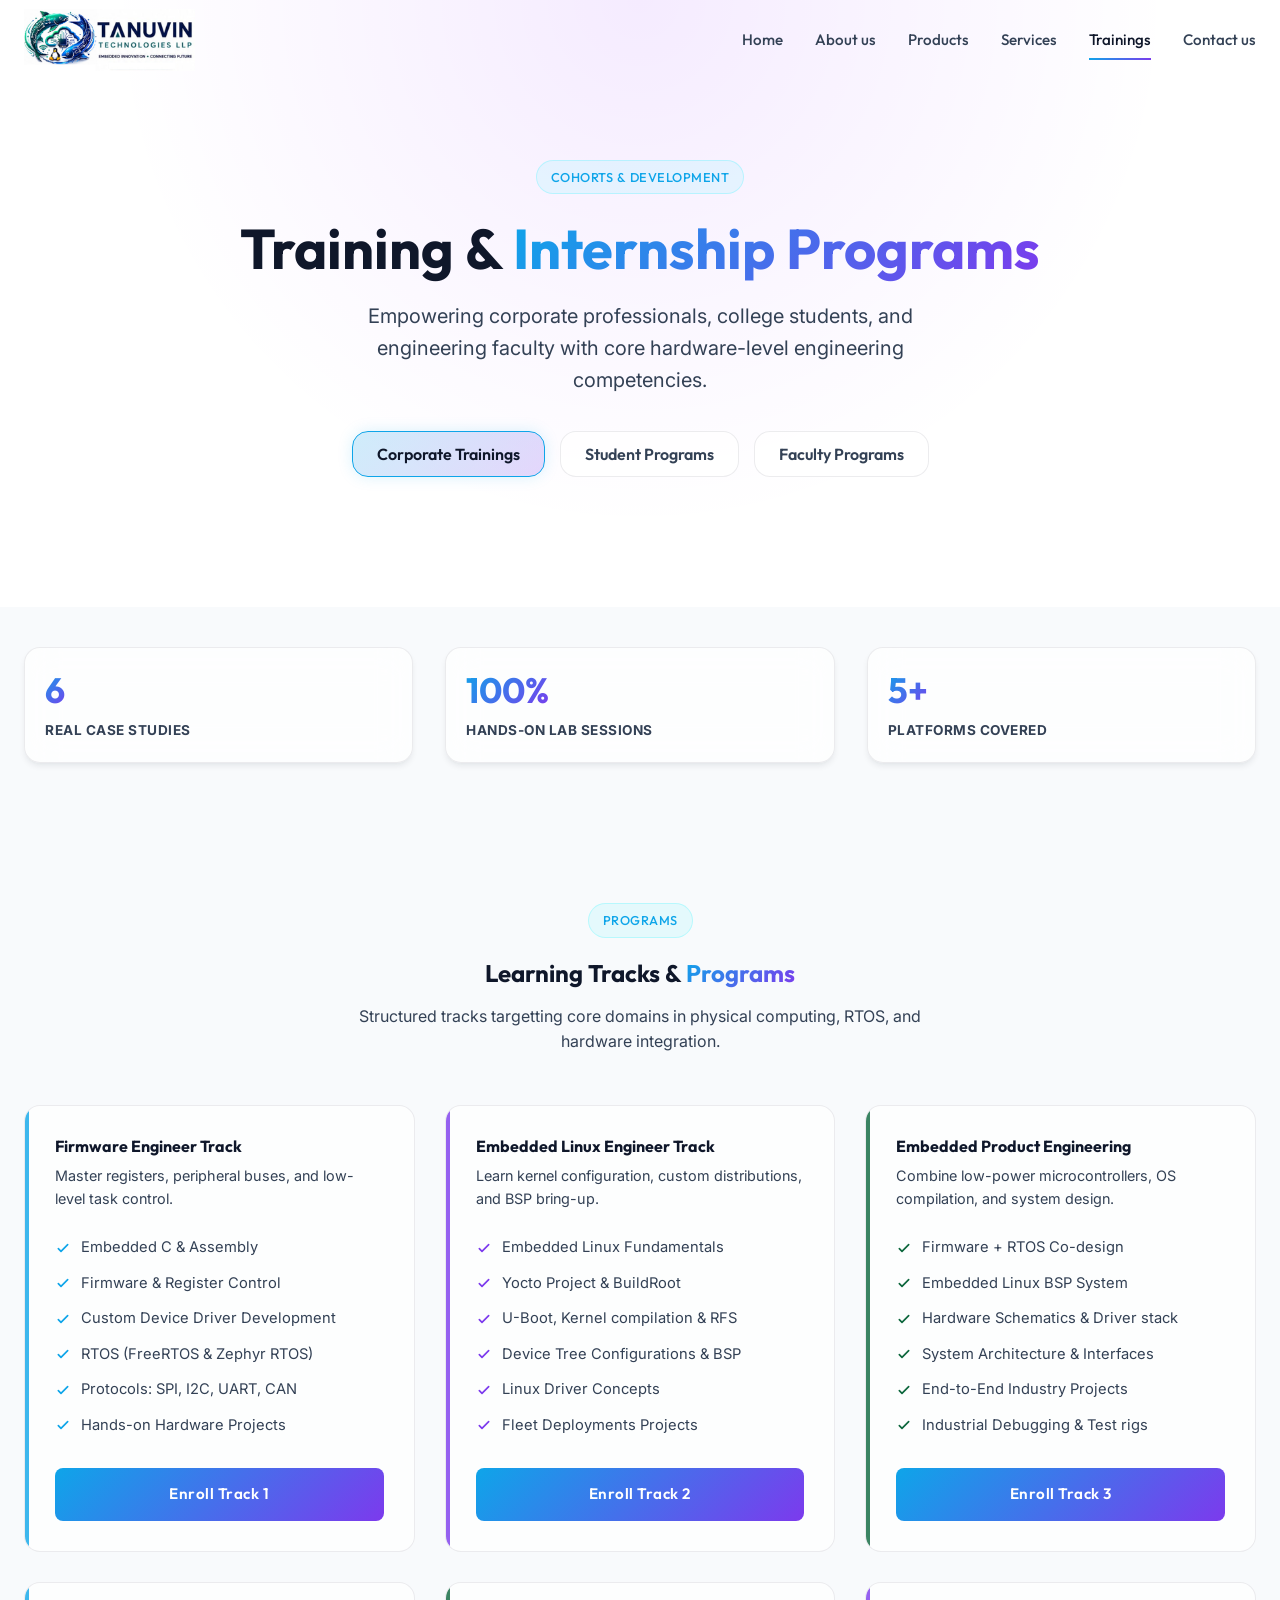
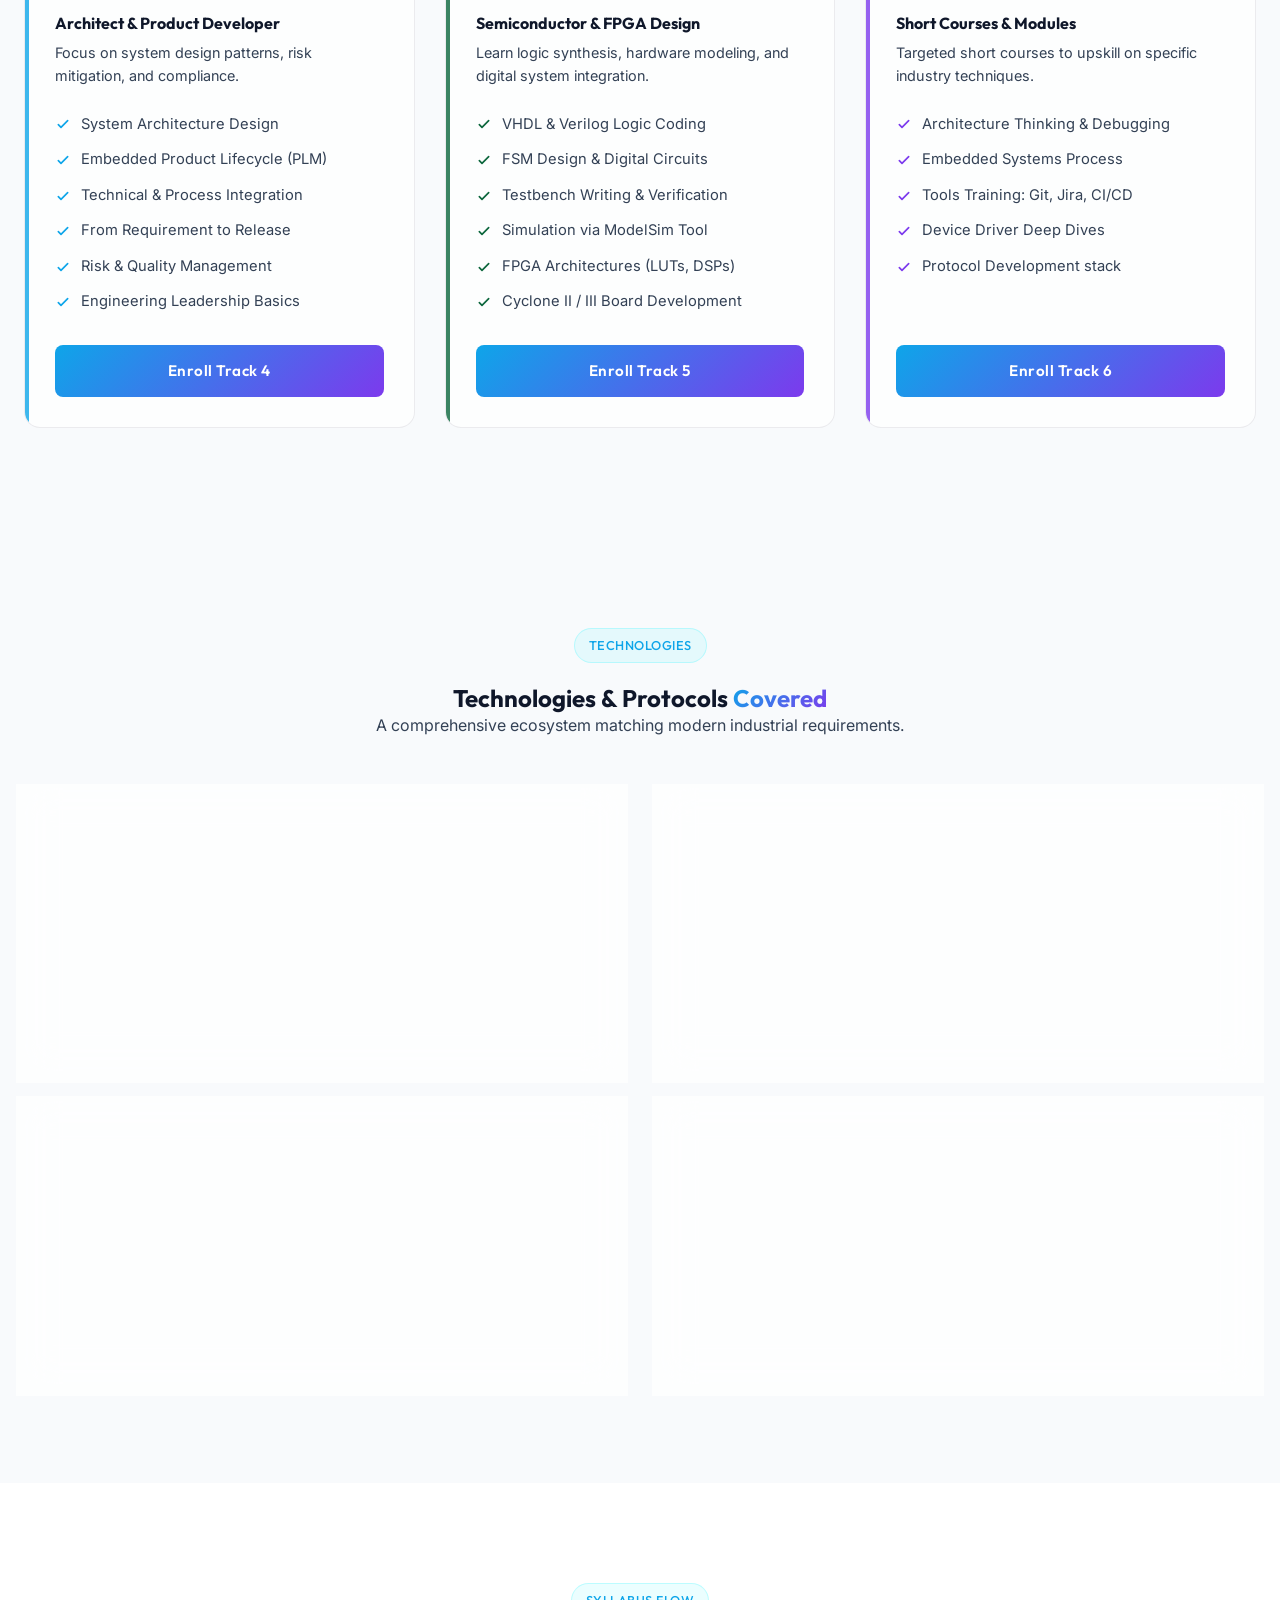
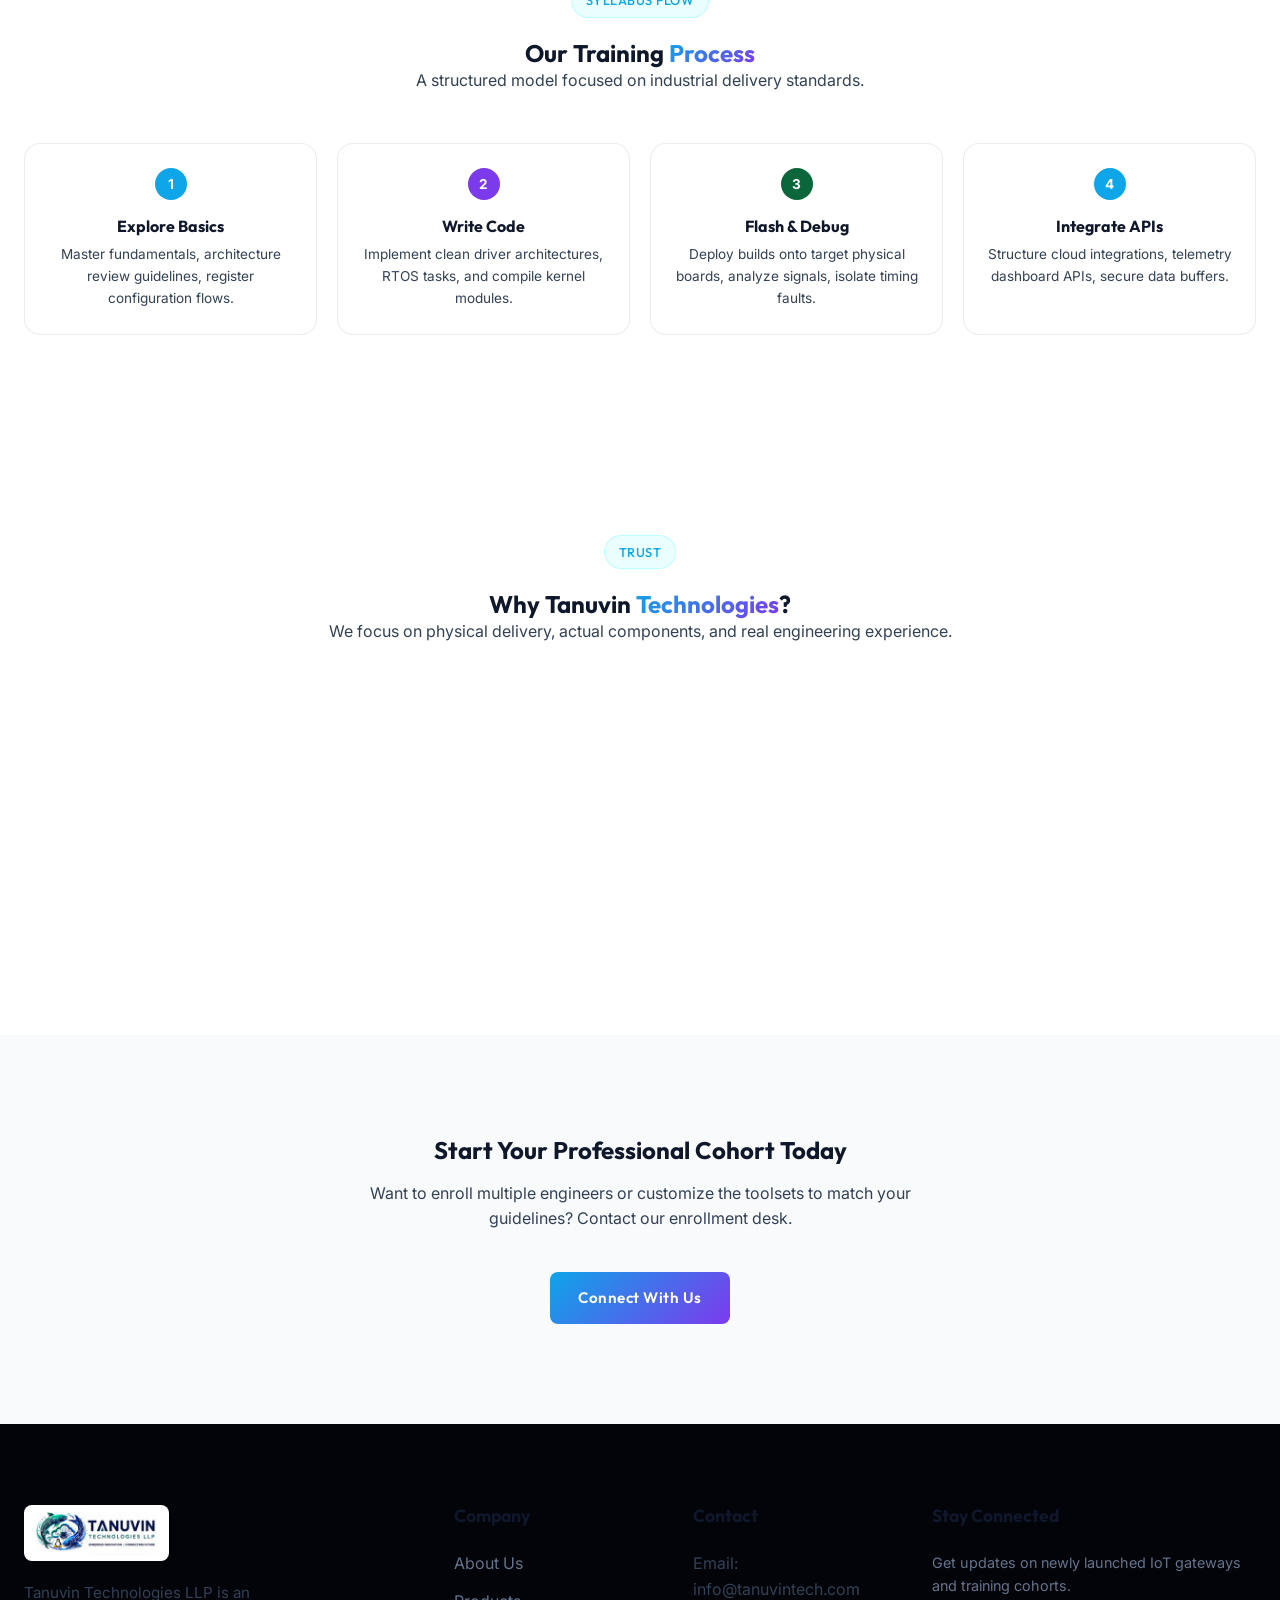
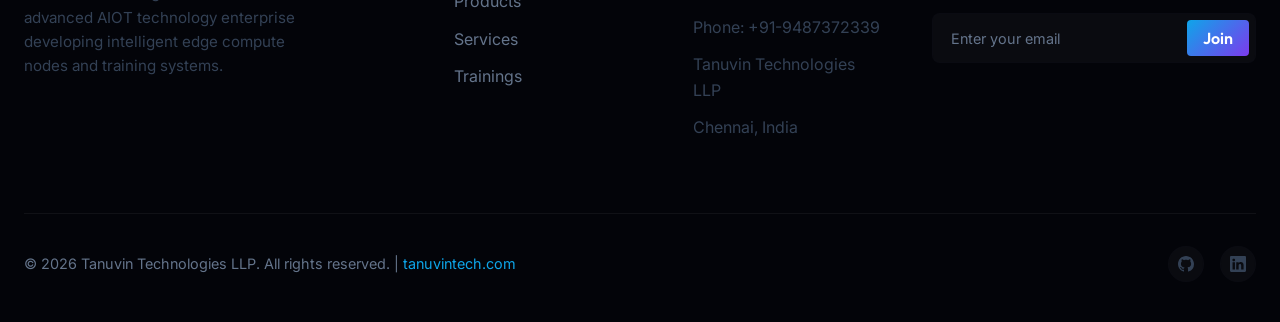
<file: trainings.html>
<!DOCTYPE html>
<html lang="en">
<head>
  <meta charset="UTF-8">
  <meta name="viewport" content="width=device-width, initial-scale=1.0">
  <title>Training &amp; Internship Programs | Tanuvin Technologies LLP</title>
  <meta name="description" content="Explore Tanuvin Technologies LLP's corporate trainings, student internships, and faculty development programs (FDP) in Embedded Systems, RTOS, IoT, and VLSI.">
  <link rel="stylesheet" href="css/style-v6.css">
  <style>
    .tabs-nav {
      display: flex;
      justify-content: center;
      gap: 15px;
      margin-top: 35px;
      margin-bottom: 50px;
    }
    .tab-btn {
      background: var(--glass-bg);
      border: 1px solid var(--glass-border);
      color: var(--text-secondary);
      padding: 12px 24px;
      border-radius: var(--border-radius-md);
      font-family: var(--font-heading);
      font-weight: 600;
      cursor: pointer;
      transition: all var(--transition-normal);
    }
    .tab-btn:hover {
      border-color: var(--accent-cyan);
      color: var(--text-primary);
    }
    .tab-btn.active {
      background: linear-gradient(135deg, rgba(14, 165, 233, 0.2) 0%, rgba(124, 58, 237, 0.2) 100%);
      border-color: var(--accent-cyan);
      color: var(--text-primary);
      box-shadow: 0 0 15px rgba(14, 165, 233, 0.15);
    }
    .tab-content {
      display: none;
    }
    .tab-content.active {
      display: block;
      animation: fadeIn 0.5s ease;
    }
    @keyframes fadeIn {
      from { opacity: 0; transform: translateY(10px); }
      to { opacity: 1; transform: translateY(0); }
    }

    /* Track styles from corporate page */
    .trainer-profile {
      background: var(--glass-bg);
      border: 1.5px solid rgba(12, 102, 60, 0.25);
      border-radius: var(--border-radius-lg);
      padding: 40px;
      margin-top: 40px;
      box-shadow: var(--shadow-md), 0 0 30px rgba(12, 102, 60, 0.05);
    }
    .trainer-header {
      display: flex;
      align-items: center;
      gap: 20px;
      margin-bottom: 24px;
    }
    .trainer-avatar-placeholder {
      width: 70px;
      height: 70px;
      border-radius: 50%;
      background: linear-gradient(135deg, var(--accent-cyan) 0%, #0c663c 100%);
      display: flex;
      align-items: center;
      justify-content: center;
      color: #ffffff;
      font-weight: 800;
      font-size: 1.8rem;
      border: 2px solid #ffffff;
    }
    .trainer-meta h3 {
      margin: 0;
      font-size: 1.4rem;
      color: var(--text-primary);
    }
    .trainer-meta p {
      margin: 4px 0 0;
      font-size: 0.9rem;
      color: var(--accent-cyan);
      font-weight: 600;
    }
    .trainer-list {
      list-style: none;
      padding: 0;
      margin: 0;
      display: grid;
      grid-template-columns: repeat(auto-fit, minmax(320px, 1fr));
      gap: 12px;
    }
    .trainer-list li {
      position: relative;
      padding-left: 20px;
      font-size: 0.92rem;
      color: var(--text-secondary);
      line-height: 1.5;
    }
    .trainer-list li::before {
      content: "•";
      position: absolute;
      left: 0;
      color: var(--accent-cyan);
      font-weight: bold;
    }
    .tracks-grid {
      display: grid;
      grid-template-columns: repeat(auto-fit, minmax(320px, 1fr));
      gap: 30px;
      margin-top: 40px;
    }
    .track-card {
      background: var(--glass-bg);
      border: 1.5px solid var(--glass-border);
      border-radius: var(--border-radius-md);
      padding: 30px;
      display: flex;
      flex-direction: column;
      justify-content: space-between;
      height: 100%;
      transition: all var(--transition-normal);
      position: relative;
      overflow: hidden;
    }
    .track-card::before {
      content: '';
      position: absolute;
      top: 0;
      left: 0;
      width: 4px;
      height: 100%;
      background: var(--accent-cyan);
      opacity: 0.8;
    }
    .track-card.purple::before {
      background: var(--accent-purple);
    }
    .track-card.green::before {
      background: #0c663c;
    }
    .track-card:hover {
      transform: translateY(-5px);
      border-color: rgba(14, 165, 233, 0.35);
      box-shadow: 0 10px 30px rgba(14, 165, 233, 0.05);
    }
    .track-number {
      position: absolute;
      top: 20px;
      right: 25px;
      font-size: 2.5rem;
      font-weight: 800;
      color: rgba(255, 255, 255, 0.04);
      line-height: 1;
    }
    .track-topics {
      list-style: none;
      padding: 0;
      margin: 20px 0 0;
    }
    .track-topics li {
      font-size: 0.92rem;
      color: var(--text-secondary);
      padding: 6px 0;
      display: flex;
      align-items: center;
      gap: 10px;
    }
    .track-topics li svg {
      width: 16px;
      height: 16px;
      color: var(--accent-cyan);
      flex-shrink: 0;
    }
    .track-card.purple .track-topics li svg {
      color: var(--accent-purple);
    }
    .track-card.green .track-topics li svg {
      color: #0c663c;
    }
    .tech-pills {
      display: flex;
      flex-wrap: wrap;
      gap: 8px;
      margin-top: 12px;
    }
    .tech-pill {
      background: rgba(255, 255, 255, 0.04);
      border: 1px solid rgba(255, 255, 255, 0.08);
      border-radius: 12px;
      padding: 4px 12px;
      font-size: 0.8rem;
      color: var(--text-secondary);
      font-weight: 500;
      transition: all var(--transition-fast);
    }
    .tech-pill:hover {
      background: rgba(14, 165, 233, 0.1);
      border-color: var(--accent-cyan);
      color: var(--text-primary);
    }
    .process-timeline {
      display: grid;
      grid-template-columns: repeat(auto-fit, minmax(180px, 1fr));
      gap: 20px;
      margin-top: 40px;
    }
    .process-node {
      background: var(--glass-bg);
      border: 1.5px solid var(--glass-border);
      border-radius: var(--border-radius-md);
      padding: 24px 20px;
      text-align: center;
      position: relative;
      transition: all var(--transition-normal);
    }
    .process-node:hover {
      border-color: var(--accent-cyan);
      transform: translateY(-3px);
    }
    .process-node-step {
      width: 32px;
      height: 32px;
      border-radius: 50%;
      background: var(--accent-cyan);
      color: #ffffff;
      display: flex;
      align-items: center;
      justify-content: center;
      font-weight: 700;
      font-size: 0.85rem;
      margin: 0 auto 16px;
    }
    .process-node.purple .process-node-step {
      background: var(--accent-purple);
    }
    .process-node.green .process-node-step {
      background: #0c663c;
    }

    /* Program Grid layouts from internships-students.html */
    .program-grid {
      display: grid;
      grid-template-columns: repeat(3, 1fr);
      gap: 24px;
      margin-top: 40px;
    }
    @media (max-width: 1200px) {
      .program-grid {
        grid-template-columns: repeat(2, 1fr);
      }
    }
    @media (max-width: 768px) {
      .program-grid {
        grid-template-columns: 1fr;
      }
    }
    .tools-tag-container {
      display: flex;
      flex-wrap: wrap;
      gap: 8px;
      margin-top: 15px;
    }
    .tools-tag {
      font-size: 0.75rem;
      padding: 4px 8px;
      background: rgba(14, 165, 233, 0.08);
      border: 1px solid rgba(14, 165, 233, 0.15);
      border-radius: 4px;
      color: var(--accent-cyan);
    }
    .syllabus-grid {
      display: grid;
      grid-template-columns: repeat(3, 1fr);
      gap: 20px;
      margin-top: 15px;
    }
    @media (max-width: 900px) {
      .syllabus-grid {
        grid-template-columns: 1fr;
      }
    }
    .syllabus-col h5 {
      color: var(--text-primary);
      font-size: 0.95rem;
      margin-bottom: 10px;
      display: flex;
      align-items: center;
      gap: 6px;
    }
    .syllabus-list {
      list-style: none;
      padding: 0;
      margin: 0;
    }
    .syllabus-list li {
      font-size: 0.85rem;
      color: var(--text-secondary);
      margin-bottom: 8px;
      display: flex;
      align-items: flex-start;
      gap: 6px;
    }
    .syllabus-list li::before {
      content: "▸";
      color: var(--accent-cyan);
    }
    .price-table {
      width: 100%;
      border-collapse: collapse;
      margin-top: 25px;
      background: var(--glass-bg);
      border: 1px solid var(--glass-border);
      border-radius: var(--border-radius-md);
      overflow: hidden;
    }
    .price-table th, .price-table td {
      padding: 16px 20px;
      text-align: left;
      border-bottom: 1px solid var(--glass-border);
    }
    .price-table th {
      background: rgba(255, 255, 255, 0.02);
      font-family: var(--font-heading);
      font-weight: 700;
      color: var(--text-primary);
    }
    .price-table tr:last-child td {
      border-bottom: none;
    }
  </style>
</head>
<body>

  <!-- Navigation Header -->
  <header>
    <div class="container">
      <a href="index.html" class="logo">
        <img src="assets/logo.png" alt="Tanuvin Technologies LLP" class="logo-img">
      </a>
      
      <nav>
        <a href="index.html" class="nav-link">Home</a>
        <a href="about.html" class="nav-link">About us</a>
        <a href="products.html" class="nav-link">Products</a>
        <a href="services.html" class="nav-link">Services</a>
        <a href="trainings.html" class="nav-link active">Trainings</a>
        <a href="contact.html" class="nav-link">Contact us</a>
      </nav>

      <div class="mobile-nav-toggle" id="mobile-toggle">
        <span></span>
        <span></span>
        <span></span>
      </div>
    </div>
  </header>

  <!-- Mobile Nav Overlay -->
  <div class="mobile-menu" id="mobile-menu">
    <a href="index.html" class="nav-link">Home</a>
    <a href="about.html" class="nav-link">About us</a>
    <a href="products.html" class="nav-link">Products</a>
    <a href="services.html" class="nav-link">Services</a>
    <a href="trainings.html" class="nav-link active">Trainings</a>
    <a href="contact.html" class="nav-link">Contact us</a>
  </div>

  <!-- Page Intro -->
  <section class="page-intro text-center" id="trainings-tabs-section">
    <div class="container scroll-fade">
      <div class="badge">COHORTS &amp; DEVELOPMENT</div>
      <h1 class="page-intro-title">Training &amp; <span class="text-gradient">Internship Programs</span></h1>
      <p class="page-intro-lead">Empowering corporate professionals, college students, and engineering faculty with core hardware-level engineering competencies.</p>
      
      <!-- Tabs Navigation Button Bar -->
      <div class="tabs-nav">
        <button class="tab-btn active" onclick="switchTab('corporate')">Corporate Trainings</button>
        <button class="tab-btn" onclick="switchTab('students')">Student Programs</button>
        <button class="tab-btn" onclick="switchTab('faculty')">Faculty Programs</button>
      </div>
    </div>
  </section>

  <!-- TAB CONTENT 1: CORPORATE TRAININGS -->
  <div id="corporate-content" class="tab-content active">
    <!-- Stats Row -->
    <section class="section-alt" style="padding-top: 40px; padding-bottom: 40px;">
      <div class="container">
        <div class="grid-3">
          <div class="glass-card" style="padding: 20px;">
            <h3 class="text-gradient" style="font-size: 2.2rem; margin-bottom: 8px;">6</h3>
            <p style="font-size: 0.85rem; text-transform: uppercase; font-weight: 700; letter-spacing: 0.5px; color: var(--text-secondary);">Real Case Studies</p>
          </div>
          <div class="glass-card" style="padding: 20px;">
            <h3 class="text-gradient" style="font-size: 2.2rem; margin-bottom: 8px;">100%</h3>
            <p style="font-size: 0.85rem; text-transform: uppercase; font-weight: 700; letter-spacing: 0.5px; color: var(--text-secondary);">Hands-on Lab Sessions</p>
          </div>
          <div class="glass-card" style="padding: 20px;">
            <h3 class="text-gradient" style="font-size: 2.2rem; margin-bottom: 8px;">5+</h3>
            <p style="font-size: 0.85rem; text-transform: uppercase; font-weight: 700; letter-spacing: 0.5px; color: var(--text-secondary);">Platforms Covered</p>
          </div>
        </div>
      </div>
    </section>

    <!-- Core Learning Tracks -->
    <section class="section-alt">
      <div class="container">
        <div class="text-center scroll-fade" style="margin-bottom: 50px;">
          <div class="badge">Programs</div>
          <h2>Learning Tracks &amp; <span class="text-gradient">Programs</span></h2>
          <p style="max-width: 600px; margin: 16px auto 0;">Structured tracks targetting core domains in physical computing, RTOS, and hardware integration.</p>
        </div>

        <div class="tracks-grid">
          <!-- Track 1 -->
          <div class="track-card scroll-fade">
            <div class="track-number">01</div>
            <div>
              <h4 style="margin-bottom: 8px;">Firmware Engineer Track</h4>
              <p style="font-size: 0.9rem; color: var(--text-secondary);">Master registers, peripheral buses, and low-level task control.</p>
              <ul class="track-topics">
                <li><svg xmlns="http://www.w3.org/2000/svg" fill="none" viewBox="0 0 24 24" stroke="currentColor"><path stroke-linecap="round" stroke-linejoin="round" stroke-width="2.5" d="M5 13l4 4L19 7" /></svg> Embedded C &amp; Assembly</li>
                <li><svg xmlns="http://www.w3.org/2000/svg" fill="none" viewBox="0 0 24 24" stroke="currentColor"><path stroke-linecap="round" stroke-linejoin="round" stroke-width="2.5" d="M5 13l4 4L19 7" /></svg> Firmware &amp; Register Control</li>
                <li><svg xmlns="http://www.w3.org/2000/svg" fill="none" viewBox="0 0 24 24" stroke="currentColor"><path stroke-linecap="round" stroke-linejoin="round" stroke-width="2.5" d="M5 13l4 4L19 7" /></svg> Custom Device Driver Development</li>
                <li><svg xmlns="http://www.w3.org/2000/svg" fill="none" viewBox="0 0 24 24" stroke="currentColor"><path stroke-linecap="round" stroke-linejoin="round" stroke-width="2.5" d="M5 13l4 4L19 7" /></svg> RTOS (FreeRTOS &amp; Zephyr RTOS)</li>
                <li><svg xmlns="http://www.w3.org/2000/svg" fill="none" viewBox="0 0 24 24" stroke="currentColor"><path stroke-linecap="round" stroke-linejoin="round" stroke-width="2.5" d="M5 13l4 4L19 7" /></svg> Protocols: SPI, I2C, UART, CAN</li>
                <li><svg xmlns="http://www.w3.org/2000/svg" fill="none" viewBox="0 0 24 24" stroke="currentColor"><path stroke-linecap="round" stroke-linejoin="round" stroke-width="2.5" d="M5 13l4 4L19 7" /></svg> Hands-on Hardware Projects</li>
              </ul>
            </div>
            <a href="https://42umdv.share-na2.hsforms.com/2YNi3VHTUQPaMrGuXKcP_rQ" target="_blank" class="btn btn-primary" style="margin-top: 25px; width: 100%;">Enroll Track 1</a>
          </div>

          <!-- Track 2 -->
          <div class="track-card purple scroll-fade delay-1">
            <div class="track-number">02</div>
            <div>
              <h4 style="margin-bottom: 8px;">Embedded Linux Engineer Track</h4>
              <p style="font-size: 0.9rem; color: var(--text-secondary);">Learn kernel configuration, custom distributions, and BSP bring-up.</p>
              <ul class="track-topics">
                <li><svg xmlns="http://www.w3.org/2000/svg" fill="none" viewBox="0 0 24 24" stroke="currentColor"><path stroke-linecap="round" stroke-linejoin="round" stroke-width="2.5" d="M5 13l4 4L19 7" /></svg> Embedded Linux Fundamentals</li>
                <li><svg xmlns="http://www.w3.org/2000/svg" fill="none" viewBox="0 0 24 24" stroke="currentColor"><path stroke-linecap="round" stroke-linejoin="round" stroke-width="2.5" d="M5 13l4 4L19 7" /></svg> Yocto Project &amp; BuildRoot</li>
                <li><svg xmlns="http://www.w3.org/2000/svg" fill="none" viewBox="0 0 24 24" stroke="currentColor"><path stroke-linecap="round" stroke-linejoin="round" stroke-width="2.5" d="M5 13l4 4L19 7" /></svg> U-Boot, Kernel compilation &amp; RFS</li>
                <li><svg xmlns="http://www.w3.org/2000/svg" fill="none" viewBox="0 0 24 24" stroke="currentColor"><path stroke-linecap="round" stroke-linejoin="round" stroke-width="2.5" d="M5 13l4 4L19 7" /></svg> Device Tree Configurations &amp; BSP</li>
                <li><svg xmlns="http://www.w3.org/2000/svg" fill="none" viewBox="0 0 24 24" stroke="currentColor"><path stroke-linecap="round" stroke-linejoin="round" stroke-width="2.5" d="M5 13l4 4L19 7" /></svg> Linux Driver Concepts</li>
                <li><svg xmlns="http://www.w3.org/2000/svg" fill="none" viewBox="0 0 24 24" stroke="currentColor"><path stroke-linecap="round" stroke-linejoin="round" stroke-width="2.5" d="M5 13l4 4L19 7" /></svg> Fleet Deployments Projects</li>
              </ul>
            </div>
            <a href="https://42umdv.share-na2.hsforms.com/2YNi3VHTUQPaMrGuXKcP_rQ" target="_blank" class="btn btn-primary" style="margin-top: 25px; width: 100%;">Enroll Track 2</a>
          </div>

          <!-- Track 3 -->
          <div class="track-card green scroll-fade delay-2">
            <div class="track-number">03</div>
            <div>
              <h4 style="margin-bottom: 8px;">Embedded Product Engineering</h4>
              <p style="font-size: 0.9rem; color: var(--text-secondary);">Combine low-power microcontrollers, OS compilation, and system design.</p>
              <ul class="track-topics">
                <li><svg xmlns="http://www.w3.org/2000/svg" fill="none" viewBox="0 0 24 24" stroke="currentColor"><path stroke-linecap="round" stroke-linejoin="round" stroke-width="2.5" d="M5 13l4 4L19 7" /></svg> Firmware + RTOS Co-design</li>
                <li><svg xmlns="http://www.w3.org/2000/svg" fill="none" viewBox="0 0 24 24" stroke="currentColor"><path stroke-linecap="round" stroke-linejoin="round" stroke-width="2.5" d="M5 13l4 4L19 7" /></svg> Embedded Linux BSP System</li>
                <li><svg xmlns="http://www.w3.org/2000/svg" fill="none" viewBox="0 0 24 24" stroke="currentColor"><path stroke-linecap="round" stroke-linejoin="round" stroke-width="2.5" d="M5 13l4 4L19 7" /></svg> Hardware Schematics &amp; Driver stack</li>
                <li><svg xmlns="http://www.w3.org/2000/svg" fill="none" viewBox="0 0 24 24" stroke="currentColor"><path stroke-linecap="round" stroke-linejoin="round" stroke-width="2.5" d="M5 13l4 4L19 7" /></svg> System Architecture &amp; Interfaces</li>
                <li><svg xmlns="http://www.w3.org/2000/svg" fill="none" viewBox="0 0 24 24" stroke="currentColor"><path stroke-linecap="round" stroke-linejoin="round" stroke-width="2.5" d="M5 13l4 4L19 7" /></svg> End-to-End Industry Projects</li>
                <li><svg xmlns="http://www.w3.org/2000/svg" fill="none" viewBox="0 0 24 24" stroke="currentColor"><path stroke-linecap="round" stroke-linejoin="round" stroke-width="2.5" d="M5 13l4 4L19 7" /></svg> Industrial Debugging &amp; Test rigs</li>
              </ul>
            </div>
            <a href="https://42umdv.share-na2.hsforms.com/2YNi3VHTUQPaMrGuXKcP_rQ" target="_blank" class="btn btn-primary" style="margin-top: 25px; width: 100%;">Enroll Track 3</a>
          </div>

          <!-- Track 4 -->
          <div class="track-card scroll-fade">
            <div class="track-number">04</div>
            <div>
              <h4 style="margin-bottom: 8px;">Architect &amp; Product Developer</h4>
              <p style="font-size: 0.9rem; color: var(--text-secondary);">Focus on system design patterns, risk mitigation, and compliance.</p>
              <ul class="track-topics">
                <li><svg xmlns="http://www.w3.org/2000/svg" fill="none" viewBox="0 0 24 24" stroke="currentColor"><path stroke-linecap="round" stroke-linejoin="round" stroke-width="2.5" d="M5 13l4 4L19 7" /></svg> System Architecture Design</li>
                <li><svg xmlns="http://www.w3.org/2000/svg" fill="none" viewBox="0 0 24 24" stroke="currentColor"><path stroke-linecap="round" stroke-linejoin="round" stroke-width="2.5" d="M5 13l4 4L19 7" /></svg> Embedded Product Lifecycle (PLM)</li>
                <li><svg xmlns="http://www.w3.org/2000/svg" fill="none" viewBox="0 0 24 24" stroke="currentColor"><path stroke-linecap="round" stroke-linejoin="round" stroke-width="2.5" d="M5 13l4 4L19 7" /></svg> Technical &amp; Process Integration</li>
                <li><svg xmlns="http://www.w3.org/2000/svg" fill="none" viewBox="0 0 24 24" stroke="currentColor"><path stroke-linecap="round" stroke-linejoin="round" stroke-width="2.5" d="M5 13l4 4L19 7" /></svg> From Requirement to Release</li>
                <li><svg xmlns="http://www.w3.org/2000/svg" fill="none" viewBox="0 0 24 24" stroke="currentColor"><path stroke-linecap="round" stroke-linejoin="round" stroke-width="2.5" d="M5 13l4 4L19 7" /></svg> Risk &amp; Quality Management</li>
                <li><svg xmlns="http://www.w3.org/2000/svg" fill="none" viewBox="0 0 24 24" stroke="currentColor"><path stroke-linecap="round" stroke-linejoin="round" stroke-width="2.5" d="M5 13l4 4L19 7" /></svg> Engineering Leadership Basics</li>
              </ul>
            </div>
            <a href="https://42umdv.share-na2.hsforms.com/2YNi3VHTUQPaMrGuXKcP_rQ" target="_blank" class="btn btn-primary" style="margin-top: 25px; width: 100%;">Enroll Track 4</a>
          </div>

          <!-- Track 5 -->
          <div class="track-card green scroll-fade delay-1">
            <div class="track-number">05</div>
            <div>
              <h4 style="margin-bottom: 8px;">Semiconductor &amp; FPGA Design</h4>
              <p style="font-size: 0.9rem; color: var(--text-secondary);">Learn logic synthesis, hardware modeling, and digital system integration.</p>
              <ul class="track-topics">
                <li><svg xmlns="http://www.w3.org/2000/svg" fill="none" viewBox="0 0 24 24" stroke="currentColor"><path stroke-linecap="round" stroke-linejoin="round" stroke-width="2.5" d="M5 13l4 4L19 7" /></svg> VHDL &amp; Verilog Logic Coding</li>
                <li><svg xmlns="http://www.w3.org/2000/svg" fill="none" viewBox="0 0 24 24" stroke="currentColor"><path stroke-linecap="round" stroke-linejoin="round" stroke-width="2.5" d="M5 13l4 4L19 7" /></svg> FSM Design &amp; Digital Circuits</li>
                <li><svg xmlns="http://www.w3.org/2000/svg" fill="none" viewBox="0 0 24 24" stroke="currentColor"><path stroke-linecap="round" stroke-linejoin="round" stroke-width="2.5" d="M5 13l4 4L19 7" /></svg> Testbench Writing &amp; Verification</li>
                <li><svg xmlns="http://www.w3.org/2000/svg" fill="none" viewBox="0 0 24 24" stroke="currentColor"><path stroke-linecap="round" stroke-linejoin="round" stroke-width="2.5" d="M5 13l4 4L19 7" /></svg> Simulation via ModelSim Tool</li>
                <li><svg xmlns="http://www.w3.org/2000/svg" fill="none" viewBox="0 0 24 24" stroke="currentColor"><path stroke-linecap="round" stroke-linejoin="round" stroke-width="2.5" d="M5 13l4 4L19 7" /></svg> FPGA Architectures (LUTs, DSPs)</li>
                <li><svg xmlns="http://www.w3.org/2000/svg" fill="none" viewBox="0 0 24 24" stroke="currentColor"><path stroke-linecap="round" stroke-linejoin="round" stroke-width="2.5" d="M5 13l4 4L19 7" /></svg> Cyclone II / III Board Development</li>
              </ul>
            </div>
            <a href="https://42umdv.share-na2.hsforms.com/2YNi3VHTUQPaMrGuXKcP_rQ" target="_blank" class="btn btn-primary" style="margin-top: 25px; width: 100%;">Enroll Track 5</a>
          </div>

          <!-- Track 6 -->
          <div class="track-card purple scroll-fade delay-2">
            <div class="track-number">06</div>
            <div>
              <h4 style="margin-bottom: 8px;">Short Courses &amp; Modules</h4>
              <p style="font-size: 0.9rem; color: var(--text-secondary);">Targeted short courses to upskill on specific industry techniques.</p>
              <ul class="track-topics">
                <li><svg xmlns="http://www.w3.org/2000/svg" fill="none" viewBox="0 0 24 24" stroke="currentColor"><path stroke-linecap="round" stroke-linejoin="round" stroke-width="2.5" d="M5 13l4 4L19 7" /></svg> Architecture Thinking &amp; Debugging</li>
                <li><svg xmlns="http://www.w3.org/2000/svg" fill="none" viewBox="0 0 24 24" stroke="currentColor"><path stroke-linecap="round" stroke-linejoin="round" stroke-width="2.5" d="M5 13l4 4L19 7" /></svg> Embedded Systems Process</li>
                <li><svg xmlns="http://www.w3.org/2000/svg" fill="none" viewBox="0 0 24 24" stroke="currentColor"><path stroke-linecap="round" stroke-linejoin="round" stroke-width="2.5" d="M5 13l4 4L19 7" /></svg> Tools Training: Git, Jira, CI/CD</li>
                <li><svg xmlns="http://www.w3.org/2000/svg" fill="none" viewBox="0 0 24 24" stroke="currentColor"><path stroke-linecap="round" stroke-linejoin="round" stroke-width="2.5" d="M5 13l4 4L19 7" /></svg> Device Driver Deep Dives</li>
                <li><svg xmlns="http://www.w3.org/2000/svg" fill="none" viewBox="0 0 24 24" stroke="currentColor"><path stroke-linecap="round" stroke-linejoin="round" stroke-width="2.5" d="M5 13l4 4L19 7" /></svg> Protocol Development stack</li>
              </ul>
            </div>
            <a href="https://42umdv.share-na2.hsforms.com/2YNi3VHTUQPaMrGuXKcP_rQ" target="_blank" class="btn btn-primary" style="margin-top: 25px; width: 100%;">Enroll Track 6</a>
          </div>
        </div>
      </div>
    </section>

    <!-- Technologies Covered -->
    <section class="section-alt">
      <div class="container">
        <div class="text-center scroll-fade" style="margin-bottom: 50px;">
          <div class="badge">Technologies</div>
          <h2>Technologies &amp; Protocols <span class="text-gradient">Covered</span></h2>
          <p>A comprehensive ecosystem matching modern industrial requirements.</p>
        </div>

        <div class="grid-2">
          <!-- Block 1 -->
          <div class="glass-card scroll-fade">
            <h4 style="color: var(--accent-cyan); margin-bottom: 12px;">Common / Basics</h4>
            <p style="font-size: 0.9rem; color: var(--text-secondary); margin-bottom: 15px;">Key fundamentals to initiate professional board bring-ups and integrations.</p>
            <div class="tech-pills">
              <span class="tech-pill">Embedded C</span>
              <span class="tech-pill">Python Scripts</span>
              <span class="tech-pill">Schematic Understanding</span>
              <span class="tech-pill">User Manual Reading</span>
              <span class="tech-pill">Board Bring Up</span>
              <span class="tech-pill">Hardware Interfacing</span>
              <span class="tech-pill">IoT Integration</span>
              <span class="tech-pill">Communication &amp; Protocols</span>
              <span class="tech-pill">Performance Optimization</span>
            </div>
          </div>

          <!-- Block 2 -->
          <div class="glass-card scroll-fade delay-1">
            <h4 style="color: var(--accent-purple); margin-bottom: 12px;">Microcontrollers &amp; RTOS</h4>
            <p style="font-size: 0.9rem; color: var(--text-secondary); margin-bottom: 15px;">Firmware design on real-time task triggers, multitasking, and low latency scheduling.</p>
            <div class="tech-pills">
              <span class="tech-pill">STM32 (Cortex-M)</span>
              <span class="tech-pill">ESP32 (WIFI/BLE SoC)</span>
              <span class="tech-pill">Nordic (nRF52 BLE)</span>
              <span class="tech-pill">TI Tiva C Series</span>
              <span class="tech-pill">FreeRTOS kernel</span>
              <span class="tech-pill">Zephyr RTOS</span>
              <span class="tech-pill">Bootloaders &amp; OTA</span>
              <span class="tech-pill">Task Synchronization</span>
              <span class="tech-pill">Device Drivers</span>
            </div>
          </div>
        </div>

        <div class="grid-2" style="margin-top: 30px;">
          <!-- Block 3 -->
          <div class="glass-card scroll-fade">
            <h4 style="color: var(--accent-purple); margin-bottom: 12px;">Embedded Linux</h4>
            <p style="font-size: 0.9rem; color: var(--text-secondary); margin-bottom: 15px;">System compilation, customized boot loaders, custom OS building, and platform configuration.</p>
            <div class="tech-pills">
              <span class="tech-pill">Yocto Project</span>
              <span class="tech-pill">Buildroot</span>
              <span class="tech-pill">U-Boot Bootloader</span>
              <span class="tech-pill">Linux Kernel 5.x</span>
              <span class="tech-pill">Device Tree Design</span>
              <span class="tech-pill">Custom Drivers (GPIO, I2C, SPI)</span>
              <span class="tech-pill">BeagleBone Black</span>
              <span class="tech-pill">Raspberry Pi Target</span>
              <span class="tech-pill">Root File Systems</span>
            </div>
          </div>

          <!-- Block 4 -->
          <div class="glass-card scroll-fade delay-1">
            <h4 style="color: var(--accent-cyan); margin-bottom: 12px;">Process, Methodologies &amp; Tools</h4>
            <p style="font-size: 0.9rem; color: var(--text-secondary); margin-bottom: 15px;">Tools required to build robust, version-controlled, collaborative engineering projects.</p>
            <div class="tech-pills">
              <span class="tech-pill">Git &amp; GitHub</span>
              <span class="tech-pill">Docker Containers</span>
              <span class="tech-pill">Visual Studio Code</span>
              <span class="tech-pill">GDB Debugging</span>
              <span class="tech-pill">Logic Analyzers</span>
              <span class="tech-pill">Agile (Scrum)</span>
              <span class="tech-pill">Requirement Management</span>
              <span class="tech-pill">Bug Tracking (Jira)</span>
              <span class="tech-pill">Defect Prevention</span>
            </div>
          </div>
        </div>
      </div>
    </section>

    <!-- Training Process -->
    <section class="section">
      <div class="container">
        <div class="text-center scroll-fade" style="margin-bottom: 50px;">
          <div class="badge">Syllabus Flow</div>
          <h2>Our Training <span class="text-gradient">Process</span></h2>
          <p>A structured model focused on industrial delivery standards.</p>
        </div>

        <div class="process-timeline">
          <div class="process-node scroll-fade">
            <div class="process-node-step">1</div>
            <h4 style="margin-bottom: 8px;">Explore Basics</h4>
            <p style="font-size: 0.85rem; color: var(--text-secondary);">Master fundamentals, architecture review guidelines, register configuration flows.</p>
          </div>
          <div class="process-node purple scroll-fade delay-1">
            <div class="process-node-step">2</div>
            <h4 style="margin-bottom: 8px;">Write Code</h4>
            <p style="font-size: 0.85rem; color: var(--text-secondary);">Implement clean driver architectures, RTOS tasks, and compile kernel modules.</p>
          </div>
          <div class="process-node green scroll-fade delay-2">
            <div class="process-node-step">3</div>
            <h4 style="margin-bottom: 8px;">Flash &amp; Debug</h4>
            <p style="font-size: 0.85rem; color: var(--text-secondary);">Deploy builds onto target physical boards, analyze signals, isolate timing faults.</p>
          </div>
          <div class="process-node scroll-fade delay-3">
            <div class="process-node-step">4</div>
            <h4 style="margin-bottom: 8px;">Integrate APIs</h4>
            <p style="font-size: 0.85rem; color: var(--text-secondary);">Structure cloud integrations, telemetry dashboard APIs, secure data buffers.</p>
          </div>
        </div>
      </div>
    </section>
  </div>

  <!-- TAB CONTENT 2: STUDENT INTERNSHIPS -->
  <div id="students-content" class="tab-content">
    <section class="section" style="padding-top: 20px;">
      <div class="container">
        <div class="grid-2" style="margin-bottom: 60px; align-items: start;">
          <div class="scroll-fade">
            <div class="badge">Student Careers</div>
            <h2>Bridging the Gap Between <span class="text-gradient">Academics &amp; Industry</span></h2>
            <p style="margin-top: 15px;">Our student internships are intensive, practice-driven programs designed to equip aspiring embedded, IoT, and VLSI engineers with industrial skills. You will work on real hardware, analyze diagnostic protocols, and write code that interfaces directly with sensors, networks, and FPGA targets. This program is designed for ECE / EEE / E&amp;I / CSE students who want real, hands-on embedded engineering experience — not textbook exercises.</p>
            <div class="glass-card" style="margin-top: 30px; padding: 24px;">
              <h4 style="color: var(--accent-cyan); margin-bottom: 15px;">Program Logistics</h4>
              <div style="display: flex; flex-direction: column; gap: 10px; font-size: 0.95rem;">
                <p><strong>Mode:</strong> 100% Online — Live Daily Sessions</p>
                <p><strong>Duration:</strong> 1 Hour per Day / 5 Days a Week</p>
                <p><strong>Length:</strong> 4 Weeks (Standard) | 8 Weeks (Advanced)</p>
                <p><strong>Eligibility:</strong> ECE / EEE / E&amp;I / CSE Students (Any Year)</p>
                <p><strong>Start Date:</strong> Batches opening soon — register now to get notified</p>
              </div>
            </div>
          </div>
          <div class="glass-card scroll-fade delay-2" style="display: flex; flex-direction: column; justify-content: center;">
            <h3>What Students Receive</h3>
            <ul class="product-features-list" style="margin-top: 20px;">
              <li>Live 1-hour daily online sessions</li>
              <li>Study material &amp; reference notes</li>
              <li>Source code of all demonstrations</li>
              <li>Hands-on assignments after each session</li>
              <li>Access to session recordings (30 days)</li>
              <li>Mini project with real hardware guidance</li>
              <li>Internship completion certificate</li>
              <li>Project completion certificate</li>
              <li>Career mentoring &amp; resume tips</li>
              <li>Job referral for top performers</li>
            </ul>
          </div>
        </div>

        <!-- Specializations Grid -->
        <div class="text-center scroll-fade" style="margin-bottom: 40px; margin-top: 60px;">
          <div class="badge">Domains</div>
          <h2>Choose Your <span class="text-gradient">Specialization</span></h2>
          <p>Select from three student tracks aligned with current market engineering needs.</p>
        </div>

        <div class="program-grid">
          <!-- Domain 1 -->
          <div class="glass-card scroll-fade">
            <div class="showcase-icon" style="color: var(--accent-cyan);">
              <svg xmlns="http://www.w3.org/2000/svg" fill="none" viewBox="0 0 24 24" stroke-width="1.5" stroke="currentColor">
                <path stroke-linecap="round" stroke-linejoin="round" d="M11.42 15.17L17.25 21A2.67 2.67 0 1021 17.25l-5.83-5.83m-3.75 3.75a2.67 2.67 0 01-3.75-3.75" />
              </svg>
            </div>
            <h3>VLSI Design &amp; FPGA</h3>
            <p style="margin-top: 10px; font-size: 0.9rem;">Design digital circuits, code RTL, and build future chips. Learn digital fundamentals, Verilog/VHDL RTL coding, simulation, synthesis, and FPGA implementation.</p>
            <div class="tools-tag-container">
              <span class="tools-tag">ModelSim</span>
              <span class="tools-tag">Intel Quartus</span>
              <span class="tools-tag">Xilinx Vivado</span>
              <span class="tools-tag">Altera Cyclone</span>
              <span class="tools-tag">Verilog/VHDL</span>
            </div>
          </div>

          <!-- Domain 2 -->
          <div class="glass-card scroll-fade delay-1">
            <div class="showcase-icon" style="border-color: rgba(127, 0, 255, 0.2); color: var(--accent-purple); background: var(--gradient-glow);">
              <svg xmlns="http://www.w3.org/2000/svg" fill="none" viewBox="0 0 24 24" stroke-width="1.5" stroke="currentColor">
                <path stroke-linecap="round" stroke-linejoin="round" d="M12 3v17.25m0-17.25a9 9 0 1 1-9 9m9-9a9 9 0 0 1 9 9" />
              </svg>
            </div>
            <h3>Embedded RTOS &amp; IoT</h3>
            <p style="margin-top: 10px; font-size: 0.9rem;">Design, develop, and deploy real-time connected products. Covers RTOS scheduling, IoT connectivity, firmware architecture, and cloud telemetry integration.</p>
            <div class="tools-tag-container">
              <span class="tools-tag">STM32</span>
              <span class="tools-tag">ESP32</span>
              <span class="tools-tag">Nordic nRF</span>
              <span class="tools-tag">FreeRTOS</span>
              <span class="tools-tag">Zephyr RTOS</span>
            </div>
          </div>

          <!-- Domain 3 -->
          <div class="glass-card scroll-fade delay-2">
            <div class="showcase-icon" style="color: var(--accent-cyan);">
              <svg xmlns="http://www.w3.org/2000/svg" fill="none" viewBox="0 0 24 24" stroke-width="1.5" stroke="currentColor">
                <path stroke-linecap="round" stroke-linejoin="round" d="M8.25 3v1.5M4.5 8.25H3m18 0h-1.5M4.5 12H3m18 0h-1.5m-15 3.75H3m18 0h-1.5M8.25 19.5V21M12 3v1.5m0 15V21m3.75-18v1.5m0 15V21m-9-1.5h10.5a2.25 2.25 0 0 0 2.25-2.25V6.75a2.25 2.25 0 0 0-2.25-2.25H6.75A2.25 2.25 0 0 0 4.5 6.75v10.5a2.25 2.25 0 0 0 2.25 2.25Zm.75-12h7.5v7.5h-7.5v-7.5Z" />
              </svg>
            </div>
            <h3>Embedded Linux &amp; BSP</h3>
            <p style="margin-top: 10px; font-size: 0.9rem;">Build intelligent embedded Linux products. Covers cross compilation, U-Boot, Yocto layers, custom device drivers, and SoC platform bring-up.</p>
            <div class="tools-tag-container">
              <span class="tools-tag">BeagleBone</span>
              <span class="tools-tag">Raspberry Pi</span>
              <span class="tools-tag">NXP i.MX8M</span>
              <span class="tools-tag">Yocto Project</span>
              <span class="tools-tag">U-Boot</span>
            </div>
          </div>

        </div>

        <!-- Student Syllabus Detail Accordion -->
        <div class="text-center scroll-fade" style="margin-bottom: 40px; margin-top: 80px;">
          <div class="badge">Syllabus Breakdown</div>
          <h2>What You Will <span class="text-gradient">Learn</span></h2>
        </div>

        <div style="display: flex; flex-direction: column; gap: 35px;">
          <!-- VLSI Syllabus -->
          <div class="glass-card scroll-fade">
            <h3 style="color: var(--accent-cyan); margin-bottom: 20px;">VLSI Design &amp; FPGA Curriculum</h3>
            <div class="syllabus-grid">
              <div class="syllabus-col">
                <h5>🔬 Digital Design</h5>
                <ul class="syllabus-list">
                  <li>Digital Design Fundamentals</li>
                  <li>Verilog / VHDL RTL Design</li>
                  <li>Combinational &amp; Sequential Circuits</li>
                  <li>FSM Design</li>
                  <li>Timing Concepts</li>
                  <li>UART / SPI / I2C in RTL</li>
                </ul>
              </div>
              <div class="syllabus-col">
                <h5>✅ Verification</h5>
                <ul class="syllabus-list">
                  <li>Testbench Development</li>
                  <li>Simulation using ModelSim</li>
                  <li>Functional Verification</li>
                  <li>Waveform Analysis</li>
                  <li>Logic Synthesis Flow</li>
                  <li>Timing Closure Basics</li>
                </ul>
              </div>
              <div class="syllabus-col">
                <h5>🖥️ FPGA Implementation</h5>
                <ul class="syllabus-list">
                  <li>FPGA Architecture (LUTs, FFs)</li>
                  <li>Intel Quartus / Xilinx Vivado</li>
                  <li>Synthesis &amp; P&amp;R</li>
                  <li>Cyclone II / III Development</li>
                  <li>FPGA Prototyping</li>
                  <li>Mini Project: Design to FPGA</li>
                </ul>
              </div>
            </div>
          </div>

          <!-- Embedded RTOS & IoT Syllabus -->
          <div class="glass-card scroll-fade">
            <h3 style="color: var(--accent-purple); margin-bottom: 20px;">Embedded RTOS &amp; IoT Curriculum</h3>
            <div class="syllabus-grid">
              <div class="syllabus-col">
                <h5>⚙️ RTOS &amp; Firmware</h5>
                <ul class="syllabus-list">
                  <li>Embedded C Fundamentals</li>
                  <li>FreeRTOS / Zephyr RTOS</li>
                  <li>Task Scheduling &amp; Context Switching</li>
                  <li>Interrupts &amp; Synchronization</li>
                  <li>Memory Management</li>
                  <li>Device Drivers &amp; BSP</li>
                </ul>
              </div>
              <div class="syllabus-col">
                <h5>📡 IoT Connectivity</h5>
                <ul class="syllabus-list">
                  <li>BLE / Wi-Fi / Cellular IoT</li>
                  <li>MQTT / CoAP / TCP-IP</li>
                  <li>CAN / UART / SPI / I2C</li>
                  <li>OTA Updates &amp; Bootloader</li>
                  <li>Cloud Integration</li>
                  <li>Secure Communication</li>
                </ul>
              </div>
              <div class="syllabus-col">
                <h5>🔩 Real-World Projects</h5>
                <ul class="syllabus-list">
                  <li>Scalable IoT Platform Design</li>
                  <li>Multi-protocol sensor nodes</li>
                  <li>Edge data acquisition</li>
                  <li>Cloud-connected dashboards</li>
                  <li>System diagnostics</li>
                  <li>Reliability optimization</li>
                </ul>
              </div>
            </div>
          </div>

          <!-- Embedded Linux Syllabus -->
          <div class="glass-card scroll-fade">
            <h3 style="color: var(--accent-cyan); margin-bottom: 20px;">Embedded Linux &amp; BSP Curriculum</h3>
            <div class="syllabus-grid">
              <div class="syllabus-col">
                <h5>🐧 Linux Fundamentals</h5>
                <ul class="syllabus-list">
                  <li>Linux Architecture &amp; Shell</li>
                  <li>Cross Compilation &amp; Toolchain</li>
                  <li>U-Boot Bootloader</li>
                  <li>Linux Kernel Concepts</li>
                  <li>Root File System (RFS)</li>
                  <li>Yocto / Buildroot Basics</li>
                </ul>
              </div>
              <div class="syllabus-col">
                <h5>🔌 BSP &amp; Drivers</h5>
                <ul class="syllabus-list">
                  <li>Device Tree Configuration</li>
                  <li>Custom Device Drivers</li>
                  <li>File Systems (NFS, EXT4, UBIFS)</li>
                  <li>Kernel Configuration &amp; Build</li>
                  <li>Secure Boot (HAB) &amp; TPM 2.0</li>
                  <li>Platform Bring-Up</li>
                </ul>
              </div>
              <div class="syllabus-col">
                <h5>💻 Applications</h5>
                <ul class="syllabus-list">
                  <li>System Debugging &amp; Optimization</li>
                  <li>Application Development on Linux</li>
                  <li>Wi-Fi / BLE / NFC Integration</li>
                  <li>Display Drivers (LVDS/MIPI/HDMI)</li>
                  <li>OTA Update Framework</li>
                  <li>FDA / ISO Compliance Linux</li>
                </ul>
              </div>
            </div>
          </div>

        </div>

        <!-- Student Pricing Table -->
        <div class="text-center scroll-fade" style="margin-bottom: 40px; margin-top: 80px;">
          <div class="badge">Pricing</div>
          <h2>Student Program <span class="text-gradient">Fees</span></h2>
        </div>

        <div class="scroll-fade">
          <table class="price-table">
            <thead>
              <tr>
                <th>Program Track</th>
                <th>Fee</th>
                <th>Includes</th>
              </tr>
            </thead>
            <tbody>
              <tr>
                <td><strong>Student Internship — 4 Weeks</strong></td>
                <td>₹ 5,000 / student</td>
                <td>Live sessions, study material, code demos, mini-project, and internship certificate</td>
              </tr>
              <tr>
                <td><strong>Student Internship — 8 Weeks</strong></td>
                <td>₹ 8,500 / student</td>
                <td>Advanced track, deeper project coverage, 1-on-1 feedback, and project certificate</td>
              </tr>
              <tr>
                <td><strong>Group Registration (5+ students)</strong></td>
                <td>₹ 4,000 / student</td>
                <td>Discounted group fee — 4-week program for students from the same college</td>
              </tr>
            </tbody>
          </table>
          <p style="font-size: 0.85rem; color: var(--text-muted); margin-top: 15px; text-align: right;">* Note: All fees exclusive of GST. Group registration available for 5 or more students from the same college.</p>
        </div>

        <!-- Action button -->
        <div class="text-center" style="margin-top: 50px;">
          <a href="https://42umdv.share-na2.hsforms.com/2YNi3VHTUQPaMrGuXKcP_rQ" target="_blank" class="btn btn-primary">Apply for Student Program</a>
        </div>
      </div>
    </section>
  </div>

  <!-- TAB CONTENT 3: FACULTY PROGRAMS -->
  <div id="faculty-content" class="tab-content">
    <section class="section" style="padding-top: 20px;">
      <div class="container">
        <div class="grid-2" style="margin-bottom: 60px; align-items: start;">
          <div class="scroll-fade">
            <div class="badge">FDP Overview</div>
            <h2>Modernizing Education with <span class="text-gradient">Industry Realities</span></h2>
            <p style="margin-top: 15px;">Our Faculty Development Programs (FDP) introduce advanced industrial design tools, firmware configurations, and kernel configurations. We help engineering professors build modern, highly practical lab modules and curriculum syllabi that prepare students for competitive careers.</p>
            <div class="glass-card" style="margin-top: 30px; padding: 24px;">
              <h4 style="color: var(--accent-cyan); margin-bottom: 15px;">FDP Program Details</h4>
              <div style="display: flex; flex-direction: column; gap: 10px; font-size: 0.95rem;">
                <p><strong>Mode:</strong> 100% Online — Live Interactive Sessions</p>
                <p><strong>Duration:</strong> 1 Hour per Day / 5 Days a Week</p>
                <p><strong>Length Options:</strong> 3 Days (Intensive) | 5 Days (Full FDP) | 10 Days (Advanced)</p>
                <p><strong>Target Audience:</strong> ECE / EEE / E&amp;I / CSE Engineering Faculty</p>
                <p><strong>MoU support:</strong> Available for long-term college partnerships</p>
                <p><strong>Start Date:</strong> Batches opening soon — contact us to schedule your college's FDP</p>
              </div>
            </div>
          </div>
          <div class="glass-card scroll-fade delay-2" style="display: flex; flex-direction: column; justify-content: center;">
            <h3>What Faculty Receive</h3>
            <ul class="product-features-list" style="margin-top: 20px;">
              <li>Live daily online sessions (1 hr/day)</li>
              <li>Study material &amp; reference notes</li>
              <li>Source code and lab exercise files</li>
              <li>Access to session recordings (30 days)</li>
              <li>Hands-on assignment files for classroom use</li>
              <li>FDP Completion Certificate (issued by Tanuvin Technologies LLP)</li>
              <li>Industry case studies for classroom use</li>
              <li>Customizable curriculum on request</li>
              <li>MoU support for long-term partnership</li>
              <li>Post-FDP support for 2 weeks</li>
            </ul>
          </div>
        </div>

        <!-- FDP Tracks Grid -->
        <div class="text-center scroll-fade" style="margin-bottom: 40px; margin-top: 60px;">
          <div class="badge">FDP Specializations</div>
          <h2>Syllabus &amp; Lab <span class="text-gradient">Integrations</span></h2>
          <p>Three core domains we help professors integrate into university curriculums and student labs.</p>
        </div>

        <div class="program-grid">
          <!-- Domain 1 -->
          <div class="glass-card scroll-fade" style="grid-column: span 1.33;">
            <div class="showcase-icon" style="color: var(--accent-cyan);">
              <svg xmlns="http://www.w3.org/2000/svg" fill="none" viewBox="0 0 24 24" stroke-width="1.5" stroke="currentColor">
                <path stroke-linecap="round" stroke-linejoin="round" d="M11.42 15.17L17.25 21A2.67 2.67 0 1021 17.25l-5.83-5.83m-3.75 3.75a2.67 2.67 0 01-3.75-3.75" />
              </svg>
            </div>
            <h3>VLSI Design &amp; FPGA</h3>
            <p style="margin-top: 10px; font-size: 0.9rem;">Modernize digital logic simulation and physical flashing labs. Covers Verilog/VHDL RTL, testbenches, ModelSim functional simulation, Vivado, and FPGA target implementation.</p>
            <div class="tools-tag-container">
              <span class="tools-tag">ModelSim</span>
              <span class="tools-tag">Intel Quartus</span>
              <span class="tools-tag">Xilinx Vivado</span>
              <span class="tools-tag">Altera Cyclone</span>
              <span class="tools-tag">Verilog/VHDL</span>
            </div>
          </div>

          <!-- Domain 2 -->
          <div class="glass-card scroll-fade delay-1" style="grid-column: span 1.33;">
            <div class="showcase-icon" style="border-color: rgba(127, 0, 255, 0.2); color: var(--accent-purple); background: var(--gradient-glow);">
              <svg xmlns="http://www.w3.org/2000/svg" fill="none" viewBox="0 0 24 24" stroke-width="1.5" stroke="currentColor">
                <path stroke-linecap="round" stroke-linejoin="round" d="M12 3v17.25m0-17.25a9 9 0 1 1-9 9m9-9a9 9 0 0 1 9 9" />
              </svg>
            </div>
            <h3>Embedded RTOS &amp; IoT</h3>
            <p style="margin-top: 10px; font-size: 0.9rem;">Structure industrial IoT labs and real-time connectivity classes. Covers task scheduling, FreeRTOS/Zephyr bootloaders, BLE/Wi-Fi communication, and cloud integration.</p>
            <div class="tools-tag-container">
              <span class="tools-tag">STM32</span>
              <span class="tools-tag">ESP32</span>
              <span class="tools-tag">Nordic nRF</span>
              <span class="tools-tag">FreeRTOS</span>
              <span class="tools-tag">Zephyr RTOS</span>
            </div>
          </div>

          <!-- Domain 3 -->
          <div class="glass-card scroll-fade delay-2" style="grid-column: span 1.34;">
            <div class="showcase-icon" style="color: var(--accent-cyan);">
              <svg xmlns="http://www.w3.org/2000/svg" fill="none" viewBox="0 0 24 24" stroke-width="1.5" stroke="currentColor">
                <path stroke-linecap="round" stroke-linejoin="round" d="M8.25 3v1.5M4.5 8.25H3m18 0h-1.5M4.5 12H3m18 0h-1.5m-15 3.75H3m18 0h-1.5M8.25 19.5V21M12 3v1.5m0 15V21m3.75-18v1.5m0 15V21m-9-1.5h10.5a2.25 2.25 0 0 0 2.25-2.25V6.75a2.25 2.25 0 0 0-2.25-2.25H6.75A2.25 2.25 0 0 0 4.5 6.75v10.5a2.25 2.25 0 0 0 2.25 2.25Zm.75-12h7.5v7.5h-7.5v-7.5Z" />
              </svg>
            </div>
            <h3>Embedded Linux &amp; BSP</h3>
            <p style="margin-top: 10px; font-size: 0.9rem;">Integrate SoC board configurations into curricula. Covers Yocto Project layers, custom device drivers, root file systems, secure boot, and hardware debuggers.</p>
            <div class="tools-tag-container">
              <span class="tools-tag">BeagleBone</span>
              <span class="tools-tag">Raspberry Pi</span>
              <span class="tools-tag">NXP i.MX8M</span>
              <span class="tools-tag">Yocto Project</span>
              <span class="tools-tag">U-Boot</span>
            </div>
          </div>
        </div>

        <!-- FDP Syllabus Detail Section -->
        <div class="text-center scroll-fade" style="margin-bottom: 40px; margin-top: 80px;">
          <div class="badge">Syllabus Breakdown</div>
          <h2>Curriculum &amp; Coursework <span class="text-gradient">Integration</span></h2>
        </div>

        <div style="display: flex; flex-direction: column; gap: 35px;">
          <!-- VLSI Syllabus -->
          <div class="glass-card scroll-fade">
            <h3 style="color: var(--accent-cyan); margin-bottom: 20px;">VLSI Design &amp; FPGA Curriculum</h3>
            <div class="syllabus-grid">
              <div class="syllabus-col">
                <h5>🔬 Digital Design</h5>
                <ul class="syllabus-list">
                  <li>Digital Design Fundamentals</li>
                  <li>Verilog / VHDL RTL Design</li>
                  <li>Combinational &amp; Sequential Circuits</li>
                  <li>FSM Design</li>
                  <li>Timing Concepts</li>
                  <li>UART / SPI / I2C in RTL</li>
                </ul>
              </div>
              <div class="syllabus-col">
                <h5>✅ Verification</h5>
                <ul class="syllabus-list">
                  <li>Testbench Development</li>
                  <li>Simulation using ModelSim</li>
                  <li>Functional Verification</li>
                  <li>Waveform Analysis</li>
                  <li>Logic Synthesis Flow</li>
                  <li>Timing Closure Basics</li>
                </ul>
              </div>
              <div class="syllabus-col">
                <h5>🖥️ FPGA Implementation</h5>
                <ul class="syllabus-list">
                  <li>FPGA Architecture (LUTs, FFs)</li>
                  <li>Intel Quartus / Xilinx Vivado</li>
                  <li>Synthesis &amp; P&amp;R</li>
                  <li>Cyclone II / III Development</li>
                  <li>FPGA Prototyping</li>
                  <li>Mini Project: Design to FPGA</li>
                </ul>
              </div>
            </div>
          </div>

          <!-- Embedded RTOS & IoT Syllabus -->
          <div class="glass-card scroll-fade">
            <h3 style="color: var(--accent-purple); margin-bottom: 20px;">Embedded RTOS &amp; IoT Curriculum</h3>
            <div class="syllabus-grid">
              <div class="syllabus-col">
                <h5>⚙️ RTOS &amp; Firmware</h5>
                <ul class="syllabus-list">
                  <li>Embedded C Fundamentals</li>
                  <li>FreeRTOS / Zephyr RTOS</li>
                  <li>Task Scheduling &amp; Context Switching</li>
                  <li>Interrupts &amp; Synchronization</li>
                  <li>Memory Management</li>
                  <li>Device Drivers &amp; BSP</li>
                </ul>
              </div>
              <div class="syllabus-col">
                <h5>📡 IoT Connectivity</h5>
                <ul class="syllabus-list">
                  <li>BLE / Wi-Fi / Cellular IoT</li>
                  <li>MQTT / CoAP / TCP-IP</li>
                  <li>CAN / UART / SPI / I2C</li>
                  <li>OTA Updates &amp; Bootloader</li>
                  <li>Cloud Integration</li>
                  <li>Secure Communication</li>
                </ul>
              </div>
              <div class="syllabus-col">
                <h5>🔩 Real-World Projects</h5>
                <ul class="syllabus-list">
                  <li>Scalable IoT Platform Design</li>
                  <li>Multi-protocol sensor nodes</li>
                  <li>Edge data acquisition</li>
                  <li>Cloud-connected dashboards</li>
                  <li>System diagnostics</li>
                  <li>Reliability optimization</li>
                </ul>
              </div>
            </div>
          </div>

          <!-- Embedded Linux Syllabus -->
          <div class="glass-card scroll-fade">
            <h3 style="color: var(--accent-cyan); margin-bottom: 20px;">Embedded Linux &amp; BSP Curriculum</h3>
            <div class="syllabus-grid">
              <div class="syllabus-col">
                <h5>🐧 Linux Fundamentals</h5>
                <ul class="syllabus-list">
                  <li>Linux Architecture &amp; Shell</li>
                  <li>Cross Compilation &amp; Toolchain</li>
                  <li>U-Boot Bootloader</li>
                  <li>Linux Kernel Concepts</li>
                  <li>Root File System (RFS)</li>
                  <li>Yocto / Buildroot Basics</li>
                </ul>
              </div>
              <div class="syllabus-col">
                <h5>🔌 BSP &amp; Drivers</h5>
                <ul class="syllabus-list">
                  <li>Device Tree Configuration</li>
                  <li>Custom Device Drivers</li>
                  <li>File Systems (NFS, EXT4, UBIFS)</li>
                  <li>Kernel Configuration &amp; Build</li>
                  <li>Secure Boot (HAB) &amp; TPM 2.0</li>
                  <li>Platform Bring-Up</li>
                </ul>
              </div>
              <div class="syllabus-col">
                <h5>💻 Applications</h5>
                <ul class="syllabus-list">
                  <li>System Debugging &amp; Optimization</li>
                  <li>Application Development on Linux</li>
                  <li>Wi-Fi / BLE / NFC Integration</li>
                  <li>Display Drivers (LVDS/MIPI/HDMI)</li>
                  <li>OTA Update Framework</li>
                  <li>FDA / ISO Compliance Linux</li>
                </ul>
              </div>
            </div>
          </div>
        </div>

        <!-- Faculty Pricing Table -->
        <div class="text-center scroll-fade" style="margin-bottom: 40px; margin-top: 80px;">
          <div class="badge">FDP Pricing</div>
          <h2>Faculty FDP <span class="text-gradient">Fees</span></h2>
        </div>

        <div class="scroll-fade">
          <table class="price-table">
            <thead>
              <tr>
                <th>Program Track</th>
                <th>Fee</th>
                <th>Includes</th>
              </tr>
            </thead>
            <tbody>
              <tr>
                <td><strong>Faculty FDP — 3 Days (15 hrs)</strong></td>
                <td>₹ 1,500 / hr</td>
                <td>₹ 22,500 total — all core program contents, digital materials, and FDP certificates</td>
              </tr>
              <tr>
                <td><strong>Faculty FDP — 5 Days (25 hrs)</strong></td>
                <td>₹ 1,500 / hr</td>
                <td>₹ 37,500 total — extended curriculum topics, session recordings, and custom assignment files</td>
              </tr>
              <tr>
                <td><strong>Faculty FDP — 10 Days (50 hrs)</strong></td>
                <td>₹ 1,200 / hr</td>
                <td>₹ 60,000 total — full advanced curriculum coverage, post-FDP sandbox support, and MoU setup</td>
              </tr>
              <tr>
                <td><strong>College Group FDP (Faculty + Students)</strong></td>
                <td>Contact Us</td>
                <td>Combined department-wide enablement program with custom package pricing</td>
              </tr>
            </tbody>
          </table>
          <p style="font-size: 0.85rem; color: var(--text-muted); margin-top: 15px; text-align: right;">* Note: All fees exclusive of GST. Per-hour rates apply to total program hours.</p>
        </div>

        <!-- Action button -->
        <div class="text-center" style="margin-top: 50px;">
          <a href="contact.html?inquiry=faculty-fdp" class="btn btn-primary">Schedule College FDP</a>
        </div>
      </div>
    </section>
  </div>

  <!-- Shared Trust & Why Section -->
  <section class="section">
    <div class="container">
      <div class="text-center scroll-fade" style="margin-bottom: 50px;">
        <div class="badge">Trust</div>
        <h2>Why Tanuvin <span class="text-gradient">Technologies</span>?</h2>
        <p>We focus on physical delivery, actual components, and real engineering experience.</p>
      </div>

      <div class="grid-3">
        <div class="glass-card scroll-fade" style="text-align: center; padding: 30px;">
          <div style="font-size: 2.5rem; margin-bottom: 15px;">🏆</div>
          <h4>Proven Industry Experience</h4>
          <p style="font-size: 0.9rem; color: var(--text-secondary); margin-top: 10px;">Real industry delivery — not just theory. Production-grade IoT, medical, and FPGA systems shipped globally.</p>
        </div>
        <div class="glass-card scroll-fade delay-1" style="text-align: center; padding: 30px;">
          <div style="font-size: 2.5rem; margin-bottom: 15px;">🔧</div>
          <h4>100% Hands-On</h4>
          <p style="font-size: 0.9rem; color: var(--text-secondary); margin-top: 10px;">Real hardware every session. STM32, ESP32, Nordic, NXP i.MX8M, BeagleBone, FPGA — actual boards, actual code.</p>
        </div>
        <div class="glass-card scroll-fade delay-2" style="text-align: center; padding: 30px;">
          <div style="font-size: 2.5rem; margin-bottom: 15px;">📋</div>
          <h4>Real Case Studies</h4>
          <p style="font-size: 0.9rem; color: var(--text-secondary); margin-top: 10px;">6 proven project case studies from IoT, Medical Devices, Edge AI, RFID, and Critical System Rescue shared in every program.</p>
        </div>
      </div>
    </div>
  </section>

  <!-- CTA section -->
  <section class="section-alt">
    <div class="container text-center scroll-fade">
      <h2>Start Your Professional Cohort Today</h2>
      <p style="max-width: 600px; margin: 16px auto 40px;">Want to enroll multiple engineers or customize the toolsets to match your guidelines? Contact our enrollment desk.</p>
      <a href="contact.html" class="btn btn-primary">Connect With Us</a>
    </div>
  </section>

  <!-- Footer -->
  <footer>
    <div class="container">
      <div class="footer-grid">
        <div class="footer-brand">
          <a href="index.html" class="logo">
            <img src="assets/logo.png" alt="Tanuvin Technologies LLP" class="logo-img footer-logo-img">
          </a>
          <p style="margin-top: 15px; color: var(--text-secondary);">Tanuvin Technologies LLP is an advanced AIOT technology enterprise developing intelligent edge compute nodes and training systems.</p>
        </div>
        
        <div>
          <h4 class="footer-title">Company</h4>
          <ul class="footer-links">
            <li><a href="about.html">About Us</a></li>
            <li><a href="products.html">Products</a></li>
            <li><a href="services.html">Services</a></li>
            <li><a href="trainings.html">Trainings</a></li>
          </ul>
        </div>
        
        <div>
          <h4 class="footer-title">Contact</h4>
          <ul class="footer-links" style="color: var(--text-secondary);">
            <li>Email: info@tanuvintech.com</li>
            <li>Phone: +91-9487372339</li>
            <li>Tanuvin Technologies LLP</li>
            <li>Chennai, India</li>
          </ul>
        </div>
        
        <div class="footer-newsletter">
          <h4 class="footer-title">Stay Connected</h4>
          <p>Get updates on newly launched IoT gateways and training cohorts.</p>
          <form class="newsletter-form" onsubmit="event.preventDefault(); alert('Subscribed successfully!'); this.reset();">
            <input type="email" placeholder="Enter your email" required>
            <button type="submit">Join</button>
          </form>
        </div>
      </div>
      
      <div class="footer-bottom">
        <p>&copy; 2026 Tanuvin Technologies LLP. All rights reserved. | <a href="https://tanuvintech.com/" target="_blank" style="color: var(--accent-cyan);">tanuvintech.com</a></p>
        <div class="footer-socials">
          <a href="#" class="social-icon">
            <svg xmlns="http://www.w3.org/2000/svg" width="16" height="16" fill="currentColor" viewBox="0 0 16 16">
              <path d="M8 0C3.58 0 0 3.58 0 8c0 3.54 2.29 6.53 5.47 7.59.4.07.55-.17.55-.38 0-.19-.01-.82-.01-1.49-2.01.37-2.53-.49-2.69-.94-.09-.23-.48-.94-.82-1.13-.28-.15-.68-.52-.01-.53.63-.01 1.08.58 1.23.82.72 1.21 1.87.87 2.33.66.07-.52.28-.87.51-1.07-1.78-.2-3.64-.89-3.64-3.95 0-.87.31-1.59.82-2.15-.08-.2-.36-1.02.08-2.12 0 0 .67-.21 2.2.82.64-.18 1.32-.27 2-.27.68 0 1.36.09 2 .27 1.53-1.04 2.2-.82 2.2-.82.44 1.1.16 1.92.08 2.12.51.56.82 1.27.82 2.15 0 3.07-1.87 3.75-3.65 3.95.29.25.54.73.54 1.48 0 1.07-.01 1.93-.01 2.2 0 .21.15.46.55.38A8.012 8.012 0 0 0 16 8c0-4.42-3.58-8-8-8z"/>
            </svg>
          </a>
          <a href="#" class="social-icon">
            <svg xmlns="http://www.w3.org/2000/svg" width="16" height="16" fill="currentColor" viewBox="0 0 16 16">
              <path d="M0 1.146C0 .513.52 0 1.146 0H14.854C15.48 0 16 .513 16 1.146v13.708c0 .633-.52 1.146-1.146 1.146H1.146C.52 16 0 15.487 0 14.854V1.146zm4.943 12.248V6.169H2.542v7.225h2.401zm-1.2-8.212c.837 0 1.358-.554 1.358-1.248-.015-.709-.52-1.248-1.342-1.248-.822 0-1.359.54-1.359 1.248 0 .694.521 1.248 1.327 1.248h.016zm4.908 8.212V9.359c0-.216.016-.432.08-.586.173-.431.568-.878 1.232-.878.869 0 1.216.662 1.216 1.634v3.865h2.401V9.25c0-2.22-1.184-3.252-2.764-3.252-1.274 0-1.845.7-2.165 1.193v.025h-.016a5.54 5.54 0 0 1 .016-.025V6.169h-2.4c.03.678 0 7.225 0 7.225h2.4z"/>
            </svg>
          </a>
        </div>
      </div>
    </div>
  </footer>

  <script src="js/main.js"></script>
  <script>
    // Tab switching functionality
    function switchTab(tabId) {
      // Hide all contents
      document.querySelectorAll('.tab-content').forEach(el => el.classList.remove('active'));
      // Remove active class from buttons
      document.querySelectorAll('.tab-btn').forEach(btn => btn.classList.remove('active'));
      
      // Show selected content
      document.getElementById(tabId + '-content').classList.add('active');
      
      // Set active button
      const activeBtn = document.querySelector(`.tab-btn[onclick="switchTab('${tabId}')"]`);
      if (activeBtn) activeBtn.classList.add('active');
    }

    // Handle URL parameters to open direct tabs
    window.addEventListener('DOMContentLoaded', () => {
      const params = new URLSearchParams(window.location.search);
      const tab = params.get('tab');
      if (tab === 'students') {
        switchTab('students');
      } else if (tab === 'faculty') {
        switchTab('faculty');
      }
    });
  </script>
</body>
</html>
</file>
<file: css/style-v6.css>
/* ==========================================================================
   Tanuvin Technologies LLP - Premium CSS Design System
   ========================================================================== */

@import url('https://fonts.googleapis.com/css2?family=Inter:wght@300;400;500;600;700&family=Outfit:wght@400;500;600;700;800&display=swap');

/* CSS Variables */
:root {
  --font-heading: 'Outfit', sans-serif;
  --font-body: 'Inter', sans-serif;

  /* Color Palette - Premium Light Mode */
  --bg-primary: #ffffff;
  --bg-secondary: #f8fafc;
  --bg-tertiary: #f1f5f9;
  
  --text-primary: #0f172a;
  --text-secondary: #334155;
  --text-muted: #64748b;
  
  --accent-cyan: #0ea5e9;
  --accent-purple: #7c3aed;
  --accent-blue: #2563eb;
  
  /* Gradients */
  --gradient-primary: linear-gradient(135deg, var(--accent-cyan) 0%, var(--accent-purple) 100%);
  --gradient-glow: linear-gradient(135deg, rgba(14, 165, 233, 0.08) 0%, rgba(124, 58, 237, 0.08) 100%);
  --gradient-dark: linear-gradient(180deg, var(--bg-primary) 0%, var(--bg-secondary) 100%);
  
  /* UI Elements */
  --glass-bg: rgba(255, 255, 255, 0.75);
  --glass-border: rgba(15, 23, 42, 0.08);
  --glass-glow: rgba(14, 165, 233, 0.15);
  
  --border-radius-sm: 8px;
  --border-radius-md: 16px;
  --border-radius-lg: 24px;
  
  --shadow-sm: 0 1px 3px rgba(15, 23, 42, 0.05), 0 1px 2px rgba(15, 23, 42, 0.02);
  --shadow-md: 0 4px 6px -1px rgba(15, 23, 42, 0.08), 0 2px 4px -2px rgba(15, 23, 42, 0.04);
  --shadow-lg: 0 10px 15px -3px rgba(15, 23, 42, 0.1), 0 4px 6px -2px rgba(15, 23, 42, 0.05);
  --shadow-glow: 0 0 25px rgba(14, 165, 233, 0.08);
  
  --transition-fast: 0.2s ease;
  --transition-normal: 0.4s cubic-bezier(0.16, 1, 0.3, 1);
  --transition-slow: 0.6s cubic-bezier(0.16, 1, 0.3, 1);
  
  --container-max-width: 1280px;
}

/* Global Reset & Base Styles */
*, *::before, *::after {
  box-sizing: border-box;
  margin: 0;
  padding: 0;
}

html {
  scroll-behavior: smooth;
  font-size: 16px;
  overflow-x: hidden;
}

body {
  background-color: var(--bg-primary);
  color: var(--text-secondary);
  font-family: var(--font-body);
  line-height: 1.6;
  -webkit-font-smoothing: antialiased;
  overflow-x: hidden;
}

h1, h2, h3, h4, h5, h6 {
  color: var(--text-primary);
  font-family: var(--font-heading);
  font-weight: 700;
  line-height: 1.25;
}

a {
  color: inherit;
  text-decoration: none;
  transition: color var(--transition-fast);
}

img, svg {
  max-width: 100%;
  height: auto;
  display: block;
}

input, textarea, select, button {
  font-family: inherit;
  font-size: inherit;
  color: inherit;
  background: none;
  border: none;
  outline: none;
}

button {
  cursor: pointer;
}

/* Custom Scrollbar */
::-webkit-scrollbar {
  width: 10px;
}

::-webkit-scrollbar-track {
  background: var(--bg-primary);
}

::-webkit-scrollbar-thumb {
  background: var(--bg-tertiary);
  border: 2px solid var(--bg-primary);
  border-radius: 5px;
}

::-webkit-scrollbar-thumb:hover {
  background: var(--accent-purple);
}

/* Layout Utilities */
.container {
  width: 100%;
  max-width: var(--container-max-width);
  margin-left: auto;
  margin-right: auto;
  padding-left: 24px;
  padding-right: 24px;
}

.section {
  padding: 100px 0;
  position: relative;
}

.section-alt {
  background-color: var(--bg-secondary);
  padding: 100px 0;
  position: relative;
}

.flex-center {
  display: flex;
  align-items: center;
  justify-content: center;
}

/* Typography / Colors */
.text-glow {
  text-shadow: 0 0 15px rgba(0, 242, 254, 0.4);
}

.text-gradient {
  background: var(--gradient-primary);
  -webkit-background-clip: text;
  -webkit-text-fill-color: transparent;
  background-clip: text;
  display: inline-block;
}

.text-gradient-purple {
  background: linear-gradient(135deg, #a855f7 0%, var(--accent-purple) 100%);
  -webkit-background-clip: text;
  -webkit-text-fill-color: transparent;
  background-clip: text;
  display: inline-block;
}

.text-center { text-align: center; }

/* Buttons */
.btn {
  display: inline-flex;
  align-items: center;
  justify-content: center;
  padding: 14px 28px;
  border-radius: var(--border-radius-sm);
  font-family: var(--font-heading);
  font-weight: 600;
  font-size: 0.95rem;
  letter-spacing: 0.5px;
  transition: all var(--transition-normal);
  position: relative;
  overflow: hidden;
  z-index: 1;
}

.btn-primary {
  color: var(--bg-primary);
  background: var(--gradient-primary);
}

.btn-primary::before {
  content: '';
  position: absolute;
  top: 0;
  left: 0;
  width: 100%;
  height: 100%;
  background: linear-gradient(135deg, var(--accent-purple) 0%, var(--accent-cyan) 100%);
  opacity: 0;
  transition: opacity var(--transition-normal);
  z-index: -1;
}

.btn-primary:hover {
  box-shadow: 0 0 25px rgba(0, 242, 254, 0.45);
  transform: translateY(-2px);
}

.btn-primary:hover::before {
  opacity: 1;
}

.btn-secondary {
  color: var(--text-primary);
  background: rgba(15, 23, 42, 0.03);
  border: 1px solid var(--glass-border);
  backdrop-filter: blur(10px);
}

.btn-secondary:hover {
  background: rgba(15, 23, 42, 0.08);
  border-color: var(--accent-cyan);
  box-shadow: 0 0 15px rgba(14, 165, 233, 0.15);
  transform: translateY(-2px);
}

/* Glassmorphism Cards */
.glass-card {
  background: var(--glass-bg);
  border: 1px solid var(--glass-border);
  backdrop-filter: blur(16px);
  -webkit-backdrop-filter: blur(16px);
  border-radius: var(--border-radius-md);
  padding: 40px;
  box-shadow: var(--shadow-md);
  transition: all var(--transition-normal);
}

.glass-card:hover {
  border-color: rgba(14, 165, 233, 0.25);
  box-shadow: 0 15px 35px rgba(15, 23, 42, 0.12), 0 0 20px rgba(14, 165, 233, 0.05);
  transform: translateY(-5px);
}

/* Badges */
.badge {
  display: inline-flex;
  align-items: center;
  gap: 6px;
  background: rgba(0, 242, 254, 0.08);
  border: 1px solid rgba(0, 242, 254, 0.2);
  color: var(--accent-cyan);
  padding: 6px 14px;
  border-radius: 50px;
  font-family: var(--font-heading);
  font-weight: 500;
  font-size: 0.8rem;
  letter-spacing: 0.5px;
  text-transform: uppercase;
  margin-bottom: 20px;
}

/* Header & Navigation */
header {
  position: fixed;
  top: 0;
  left: 0;
  width: 100%;
  z-index: 1000;
  transition: all var(--transition-normal);
  border-bottom: 1px solid transparent;
}

header.scrolled {
  background: rgba(255, 255, 255, 0.85);
  backdrop-filter: blur(12px);
  -webkit-backdrop-filter: blur(12px);
  border-color: var(--glass-border);
  box-shadow: var(--shadow-sm);
}

header .container {
  height: 80px;
  display: flex;
  align-items: center;
  justify-content: space-between;
}

.logo {
  display: flex;
  align-items: center;
}

.logo-img {
  height: 62px;
  width: auto;
  display: block;
  transition: transform var(--transition-fast);
  object-fit: contain;
}

.logo-img:hover {
  transform: scale(1.02);
}

.footer-logo-img {
  background: #ffffff;
  padding: 6px 12px;
  border-radius: var(--border-radius-sm);
  height: 56px;
}

nav {
  display: flex;
  align-items: center;
  gap: 32px;
}

.nav-link {
  font-family: var(--font-heading);
  font-weight: 500;
  font-size: 0.95rem;
  color: var(--text-secondary);
  position: relative;
  padding: 8px 0;
}

.nav-link:hover, .nav-link.active {
  color: var(--text-primary);
}

.nav-link::after {
  content: '';
  position: absolute;
  bottom: 0;
  left: 0;
  width: 100%;
  height: 2px;
  background: var(--gradient-primary);
  transform: scaleX(0);
  transform-origin: right;
  transition: transform var(--transition-normal);
}

.nav-link:hover::after, .nav-link.active::after {
  transform: scaleX(1);
  transform-origin: left;
}

/* Desktop Dropdown Menu */
.nav-dropdown {
  position: relative;
  display: inline-block;
}

.nav-dropdown-toggle {
  display: flex;
  align-items: center;
  gap: 6px;
  cursor: pointer;
}

.nav-dropdown-toggle::after {
  content: '';
  width: 6px;
  height: 6px;
  border-right: 2px solid var(--text-secondary);
  border-bottom: 2px solid var(--text-secondary);
  transform: rotate(45deg);
  transition: transform var(--transition-fast), border-color var(--transition-fast);
  margin-top: -2px;
}

.nav-dropdown:hover .nav-dropdown-toggle::after {
  transform: rotate(-135deg);
  border-color: var(--text-primary);
}

.nav-dropdown-menu {
  position: absolute;
  top: 100%;
  left: 50%;
  transform: translateX(-50%) translateY(10px);
  background: var(--glass-bg);
  border: 1px solid var(--glass-border);
  backdrop-filter: blur(16px);
  -webkit-backdrop-filter: blur(16px);
  border-radius: var(--border-radius-sm);
  padding: 12px 0;
  width: 200px;
  box-shadow: var(--shadow-md);
  opacity: 0;
  visibility: hidden;
  transition: opacity var(--transition-normal), transform var(--transition-normal), visibility var(--transition-normal);
  z-index: 1010;
}

.nav-dropdown:hover .nav-dropdown-menu {
  opacity: 1;
  visibility: visible;
  transform: translateX(-50%) translateY(0);
}

.nav-dropdown-menu a {
  display: block;
  padding: 10px 20px;
  font-size: 0.9rem;
  font-family: var(--font-heading);
  color: var(--text-secondary);
  transition: all var(--transition-fast);
}

.nav-dropdown-menu a:hover {
  color: var(--text-primary);
  background: rgba(15, 23, 42, 0.04);
  padding-left: 24px;
}

/* Mobile Dropdown Accordion */
.mobile-dropdown {
  display: flex;
  flex-direction: column;
}

.mobile-dropdown-toggle {
  display: flex;
  align-items: center;
  justify-content: space-between;
  width: 100%;
}

.mobile-dropdown-toggle::after {
  content: '';
  width: 8px;
  height: 8px;
  border-right: 2px solid var(--text-secondary);
  border-bottom: 2px solid var(--text-secondary);
  transform: rotate(45deg);
  transition: transform var(--transition-fast);
  margin-right: 10px;
}

.mobile-dropdown.open .mobile-dropdown-toggle::after {
  transform: rotate(-135deg);
}

.mobile-dropdown-menu {
  max-height: 0;
  overflow: hidden;
  transition: max-height var(--transition-normal);
  display: flex;
  flex-direction: column;
  padding-left: 20px;
  gap: 12px;
  margin-top: 0;
}

.mobile-dropdown.open .mobile-dropdown-menu {
  max-height: 150px;
  margin-top: 12px;
}

.mobile-dropdown-menu a {
  font-size: 1rem;
  padding: 4px 0;
}

/* Mobile Menu Toggle */
.mobile-nav-toggle {
  display: none;
  flex-direction: column;
  justify-content: space-between;
  width: 24px;
  height: 18px;
  cursor: pointer;
  z-index: 1001;
}

.mobile-nav-toggle span {
  width: 100%;
  height: 2px;
  background-color: var(--text-primary);
  transition: all var(--transition-normal);
}

/* Mobile Menu Overlay */
.mobile-menu {
  position: fixed;
  top: 0;
  right: -100%;
  width: 100%;
  max-width: 320px;
  height: 100vh;
  background: var(--bg-secondary);
  border-left: 1px solid var(--glass-border);
  box-shadow: var(--shadow-lg);
  z-index: 999;
  display: flex;
  flex-direction: column;
  padding: 100px 40px 40px;
  gap: 24px;
  transition: right var(--transition-normal);
}

.mobile-menu.open {
  right: 0;
}

.mobile-menu .nav-link {
  font-size: 1.2rem;
}

/* Page Intro/Hero (General for internal pages) */
.page-intro {
  padding: 160px 0 80px;
  background: radial-gradient(circle at top, rgba(127, 0, 255, 0.08) 0%, transparent 60%);
  position: relative;
}

.page-intro-title {
  font-size: 3.5rem;
  margin-bottom: 16px;
}

.page-intro-lead {
  font-size: 1.25rem;
  max-width: 600px;
  margin: 0 auto;
  color: var(--text-secondary);
}

/* Scroll-triggered animations CSS */
.scroll-fade {
  opacity: 0;
  transform: translateY(30px);
  transition: opacity var(--transition-slow), transform var(--transition-slow);
}

.scroll-fade.visible {
  opacity: 1;
  transform: translateY(0);
}

.delay-1 { transition-delay: 0.1s; }
.delay-2 { transition-delay: 0.2s; }
.delay-3 { transition-delay: 0.3s; }
.delay-4 { transition-delay: 0.4s; }

/* Grid / Flex Layout Helpers */
.grid-2 {
  display: grid;
  grid-template-columns: repeat(2, 1fr);
  gap: 40px;
}

.grid-3 {
  display: grid;
  grid-template-columns: repeat(3, 1fr);
  gap: 32px;
}

.grid-4 {
  display: grid;
  grid-template-columns: repeat(4, 1fr);
  gap: 24px;
}

/* Footer styling */
footer {
  background-color: #030409;
  border-top: 1px solid var(--glass-border);
  padding: 80px 0 40px;
  color: var(--text-muted);
}

.footer-grid {
  display: grid;
  grid-template-columns: 2fr 1fr 1fr 1.5fr;
  gap: 48px;
  margin-bottom: 60px;
}

.footer-brand .logo {
  margin-bottom: 20px;
}

.footer-brand p {
  font-size: 0.95rem;
  line-height: 1.6;
  max-width: 280px;
}

.footer-title {
  color: var(--text-primary);
  font-size: 1.1rem;
  margin-bottom: 24px;
  font-family: var(--font-heading);
}

.footer-links {
  list-style: none;
}

.footer-links li {
  margin-bottom: 12px;
}

.footer-links a:hover {
  color: var(--accent-cyan);
}

.footer-newsletter p {
  font-size: 0.9rem;
  margin-bottom: 16px;
}

.newsletter-form {
  display: flex;
  background: rgba(255, 255, 255, 0.03);
  border: 1px solid var(--glass-border);
  border-radius: var(--border-radius-sm);
  padding: 6px;
}

.newsletter-form input {
  flex: 1;
  padding: 8px 12px;
  font-size: 0.9rem;
  color: var(--text-primary);
}

.newsletter-form input::placeholder {
  color: var(--text-muted);
}

.newsletter-form button {
  background: var(--gradient-primary);
  color: var(--bg-primary);
  font-weight: 600;
  padding: 8px 16px;
  border-radius: 4px;
  font-family: var(--font-heading);
  transition: all var(--transition-fast);
}

.newsletter-form button:hover {
  box-shadow: 0 0 15px rgba(0, 242, 254, 0.35);
}

.footer-bottom {
  display: flex;
  justify-content: space-between;
  align-items: center;
  padding-top: 32px;
  border-top: 1px solid rgba(255, 255, 255, 0.05);
  font-size: 0.9rem;
}

.footer-socials {
  display: flex;
  gap: 16px;
}

.social-icon {
  width: 36px;
  height: 36px;
  border-radius: 50%;
  background: rgba(255, 255, 255, 0.03);
  border: 1px solid var(--glass-border);
  display: flex;
  align-items: center;
  justify-content: center;
  color: var(--text-secondary);
  transition: all var(--transition-fast);
}

.social-icon:hover {
  background: var(--gradient-primary);
  color: var(--bg-primary);
  border-color: transparent;
  box-shadow: 0 0 15px rgba(0, 242, 254, 0.3);
  transform: translateY(-2px);
}

/* Animations */
@keyframes pulse {
  0% {
    transform: scale(1);
    opacity: 0.8;
  }
  50% {
    transform: scale(1.4);
    opacity: 0;
  }
  100% {
    transform: scale(1);
    opacity: 0.8;
  }
}

@keyframes float {
  0% {
    transform: translateY(0px);
  }
  50% {
    transform: translateY(-10px);
  }
  100% {
    transform: translateY(0px);
  }
}

.float-anim {
  animation: float 4s ease-in-out infinite;
}

/* Specific Page styles */
/* Home Page Hero */
.hero {
  min-height: 100vh;
  padding-top: 140px;
  display: flex;
  align-items: center;
  position: relative;
  overflow: hidden;
  background: radial-gradient(circle at 80% 20%, rgba(0, 242, 254, 0.07) 0%, transparent 50%),
              radial-gradient(circle at 20% 80%, rgba(127, 0, 255, 0.08) 0%, transparent 50%);
}

.hero-content {
  max-width: 620px;
}

.hero h1 {
  font-size: 4.5rem;
  font-weight: 800;
  line-height: 1.1;
  margin-bottom: 24px;
  letter-spacing: -1px;
}

.hero-lead {
  font-size: 1.25rem;
  color: var(--text-secondary);
  margin-bottom: 40px;
}

.hero-actions {
  display: flex;
  gap: 16px;
}

/* Hero Canvas Background (Visuals) */
.hero-visual {
  position: relative;
  height: 480px;
  display: flex;
  align-items: center;
  justify-content: center;
}

.visual-globe {
  width: 320px;
  height: 320px;
  border-radius: 50%;
  border: 1px dashed rgba(0, 242, 254, 0.25);
  position: relative;
  animation: spin 30s linear infinite;
  box-shadow: 0 0 80px rgba(0, 242, 254, 0.05) inset;
}

.visual-globe::before {
  content: '';
  position: absolute;
  top: 10%;
  left: 10%;
  right: 10%;
  bottom: 10%;
  border-radius: 50%;
  border: 1px dashed rgba(127, 0, 255, 0.25);
  animation: spin-reverse 20s linear infinite;
}

.visual-node {
  position: absolute;
  width: 12px;
  height: 12px;
  border-radius: 50%;
  background: var(--accent-cyan);
  box-shadow: 0 0 15px var(--accent-cyan);
}

.node-1 { top: 20%; left: 15%; animation: float 6s ease-in-out infinite; }
.node-2 { top: 75%; left: 30%; animation: float 5s ease-in-out infinite 1s; }
.node-3 { top: 40%; right: 10%; animation: float 7s ease-in-out infinite 0.5s; }
.node-4 { top: 80%; right: 25%; animation: float 8s ease-in-out infinite 1.5s; }

@keyframes spin {
  from { transform: rotate(0deg); -webkit-transform: rotate(0deg); }
  to { transform: rotate(360deg); -webkit-transform: rotate(360deg); }
}

@-webkit-keyframes spin {
  from { -webkit-transform: rotate(0deg); }
  to { -webkit-transform: rotate(360deg); }
}

@keyframes spin-reverse {
  from { transform: rotate(360deg); -webkit-transform: rotate(360deg); }
  to { transform: rotate(0deg); -webkit-transform: rotate(0deg); }
}

@-webkit-keyframes spin-reverse {
  from { -webkit-transform: rotate(360deg); }
  to { -webkit-transform: rotate(0deg); }
}


/* Hero Features Grid */
.hero-features-grid {
  display: grid;
  grid-template-columns: repeat(2, 1fr);
  gap: 16px;
  align-content: center;
}

.hero-feature-card {
  padding: 20px;
  border-radius: var(--border-radius-md);
  background: var(--glass-bg);
  border: 1px solid var(--glass-border);
  backdrop-filter: blur(16px);
  -webkit-backdrop-filter: blur(16px);
  box-shadow: var(--shadow-sm);
  transition: all var(--transition-normal);
  display: flex;
  flex-direction: column;
  align-items: flex-start;
  gap: 12px;
  text-align: left;
}

.hero-feature-card:hover {
  border-color: rgba(14, 165, 233, 0.35);
  box-shadow: 0 10px 25px rgba(15, 23, 42, 0.08), 0 0 15px rgba(14, 165, 233, 0.05);
  transform: translateY(-3px);
}

.hero-feature-image {
  width: 50px;
  height: 50px;
  object-fit: contain;
  filter: drop-shadow(0 0 8px rgba(14, 165, 233, 0.15));
}

.hero-feature-card h3 {
  font-size: 1.05rem;
  font-weight: 700;
  color: var(--text-primary);
  margin: 0;
}

.hero-feature-card p {
  font-size: 0.82rem;
  line-height: 1.45;
  color: var(--text-secondary);
  margin: 0;
}

@media (max-width: 580px) {
  .hero-features-grid {
    grid-template-columns: 1fr;
  }
}

/* Hero Features Orbit Visual */
.hero-visual-orbit {
  position: relative;
  height: 480px;
  display: flex;
  align-items: center;
  justify-content: center;
  flex-shrink: 0;
  transition: transform var(--transition-normal);
}

.visual-globe-orbit {
  width: 330px;
  height: 330px;
  border-radius: 50%;
  border: 1.5px dashed rgba(14, 165, 233, 0.25);
  position: relative;
  animation: spin 30s linear infinite;
  -webkit-animation: spin 30s linear infinite;
  box-shadow: 0 0 60px rgba(14, 165, 233, 0.04) inset;
}

.visual-globe-orbit::before {
  content: '';
  position: absolute;
  top: 15%;
  left: 15%;
  right: 15%;
  bottom: 15%;
  border-radius: 50%;
  border: 1px dashed rgba(124, 58, 237, 0.2);
  animation: spin-reverse 20s linear infinite;
  -webkit-animation: spin-reverse 20s linear infinite;
}

.visual-center {
  position: absolute;
  top: 50%;
  left: 50%;
  transform: translate(-50%, -50%);
  z-index: 10;
  background: #0c663c;
  border: 1.5px solid rgba(12, 102, 60, 0.4);
  width: 90px;
  height: 90px;
  border-radius: 50%;
  display: flex;
  align-items: center;
  justify-content: center;
  box-shadow: var(--shadow-md), 0 0 20px rgba(12, 102, 60, 0.25);
}

.orbit-wrap {
  position: absolute;
  width: 200px;
  height: 60px;
}

.orbit-card {
  width: 100%;
  height: 100%;
  background: var(--glass-bg);
  border: 1.5px solid var(--glass-border);
  backdrop-filter: blur(12px);
  -webkit-backdrop-filter: blur(12px);
  border-radius: 30px;
  padding: 6px 16px;
  display: flex;
  align-items: center;
  gap: 10px;
  box-shadow: var(--shadow-sm), 0 0 10px rgba(14, 165, 233, 0.02);
  animation: spin-reverse 30s linear infinite;
  -webkit-animation: spin-reverse 30s linear infinite;
  transition: border-color var(--transition-fast), box-shadow var(--transition-fast);
}

.orbit-card:hover {
  border-color: var(--accent-cyan);
  box-shadow: 0 0 15px rgba(14, 165, 233, 0.2);
}

.orbit-icon {
  width: 40px;
  height: 40px;
  border-radius: 50%;
  background: transparent;
  display: flex;
  align-items: center;
  justify-content: center;
  flex-shrink: 0;
}

.orbit-card span {
  font-size: 0.8rem;
  font-weight: 600;
  font-family: var(--font-heading);
  color: var(--text-primary);
  line-height: 1.2;
  text-align: left;
}

@media (max-width: 500px) {
  .hero-visual-orbit {
    transform: scale(0.8);
    height: 380px;
  }
}

@media (max-width: 400px) {
  .hero-visual-orbit {
    transform: scale(0.7);
    height: 320px;
  }
}


/* Stats section */
.stats-bar {
  padding: 40px 0;
  border-top: 1px solid var(--glass-border);
  border-bottom: 1px solid var(--glass-border);
  background: rgba(15, 23, 42, 0.02);
}

.stats-grid {
  display: grid;
  grid-template-columns: repeat(4, 1fr);
  text-align: center;
}

.stat-item h3 {
  font-size: 2.8rem;
  font-family: var(--font-heading);
  margin-bottom: 4px;
}

.stat-item p {
  font-size: 0.9rem;
  color: var(--text-muted);
  text-transform: uppercase;
  letter-spacing: 1px;
}

/* Feature Showcase */
.showcase-icon {
  width: 56px;
  height: 56px;
  border-radius: 12px;
  background: var(--gradient-glow);
  border: 1px solid rgba(0, 242, 254, 0.2);
  display: flex;
  align-items: center;
  justify-content: center;
  color: var(--accent-cyan);
  margin-bottom: 24px;
}

.showcase-icon svg {
  width: 24px;
  height: 24px;
}

.glass-card h3 {
  font-size: 1.4rem;
  margin-bottom: 12px;
}

.glass-card p {
  color: var(--text-secondary);
  font-size: 0.95rem;
}

/* Live Demo Interactive Area */
.demo-network-wrap {
  position: relative;
  background: var(--bg-secondary);
  border: 1px solid var(--glass-border);
  border-radius: var(--border-radius-md);
  padding: 40px;
  height: 400px;
  overflow: hidden;
}

.demo-sensor {
  position: absolute;
  width: 48px;
  height: 48px;
  border-radius: 50%;
  background: rgba(15, 23, 42, 0.03);
  border: 1px solid var(--glass-border);
  display: flex;
  align-items: center;
  justify-content: center;
  cursor: pointer;
  transition: all var(--transition-fast);
}

.demo-sensor.active, .demo-sensor:hover {
  background: rgba(14, 165, 233, 0.1);
  border-color: var(--accent-cyan);
  box-shadow: 0 0 15px rgba(14, 165, 233, 0.2);
}

.sensor-cloud {
  top: 50%;
  left: 50%;
  transform: translate(-50%, -50%);
  width: 72px;
  height: 72px;
  background: rgba(127, 0, 255, 0.1);
  border-color: var(--accent-purple);
}

.sensor-cloud.active, .sensor-cloud:hover {
  box-shadow: 0 0 25px rgba(127, 0, 255, 0.3);
}

/* About page - Timeline */
.timeline {
  position: relative;
  max-width: 800px;
  margin: 40px auto 0;
}

.timeline::before {
  content: '';
  position: absolute;
  top: 0;
  bottom: 0;
  left: 50%;
  transform: translateX(-50%);
  width: 2px;
  background: linear-gradient(to bottom, var(--accent-cyan), var(--accent-purple), transparent);
}

.timeline-item {
  width: 100%;
  margin-bottom: 40px;
  position: relative;
}

.timeline-dot {
  width: 16px;
  height: 16px;
  border-radius: 50%;
  background: var(--bg-primary);
  border: 4px solid var(--accent-cyan);
  position: absolute;
  left: 50%;
  transform: translateX(-50%);
  top: 8px;
  z-index: 2;
}

.timeline-item:nth-child(even) .timeline-dot {
  border-color: var(--accent-purple);
}

.timeline-content {
  width: 45%;
  position: relative;
}

.timeline-item:nth-child(odd) .timeline-content {
  left: 0;
  text-align: right;
}

.timeline-item:nth-child(even) .timeline-content {
  left: 55%;
}

.timeline-date {
  font-family: var(--font-heading);
  font-weight: 700;
  font-size: 1.25rem;
  color: var(--accent-cyan);
  margin-bottom: 6px;
}

.timeline-item:nth-child(even) .timeline-date {
  color: var(--accent-purple);
}

/* Leadership Team Grid */
.team-card {
  text-align: center;
  padding: 32px 24px;
}

.team-avatar {
  width: 120px;
  height: 120px;
  border-radius: 50%;
  margin: 0 auto 24px;
  background: var(--gradient-primary);
  padding: 4px;
}

.team-avatar img {
  width: 100%;
  height: 100%;
  border-radius: 50%;
  object-fit: cover;
  background: var(--bg-tertiary);
}

.team-card h4 {
  font-size: 1.25rem;
  margin-bottom: 4px;
}

.team-role {
  font-size: 0.9rem;
  color: var(--accent-cyan);
  margin-bottom: 12px;
  font-family: var(--font-heading);
  font-weight: 500;
}

.team-bio {
  font-size: 0.9rem;
  color: var(--text-secondary);
}

/* Products/Trainings Page Filtering */
.filter-tabs {
  display: flex;
  justify-content: center;
  gap: 12px;
  margin-bottom: 48px;
}

.filter-btn {
  padding: 10px 24px;
  border-radius: 50px;
  font-family: var(--font-heading);
  font-weight: 500;
  font-size: 0.9rem;
  color: var(--text-secondary);
  background: rgba(15, 23, 42, 0.02);
  border: 1px solid var(--glass-border);
  transition: all var(--transition-fast);
}

.filter-btn:hover, .filter-btn.active {
  color: var(--text-primary);
  background: var(--gradient-glow);
  border-color: var(--accent-cyan);
  box-shadow: 0 0 15px rgba(14, 165, 233, 0.15);
}

/* Product Cards specific */
.product-card {
  display: flex;
  flex-direction: column;
  justify-content: space-between;
  height: 100%;
}

.product-media {
  height: 180px;
  background: rgba(15, 23, 42, 0.04);
  border-radius: var(--border-radius-sm);
  margin-bottom: 24px;
  display: flex;
  align-items: center;
  justify-content: center;
  border: 1px solid var(--glass-border);
  position: relative;
  overflow: hidden;
}

.product-media svg {
  width: 64px;
  height: 64px;
  color: var(--accent-cyan);
  opacity: 0.7;
}

.product-features-list {
  list-style: none;
  margin: 16px 0 24px;
}

.product-features-list li {
  font-size: 0.9rem;
  display: flex;
  align-items: center;
  gap: 8px;
  margin-bottom: 8px;
}

.product-features-list li::before {
  content: '✓';
  color: var(--accent-cyan);
  font-weight: bold;
}

.product-footer {
  display: flex;
  justify-content: space-between;
  align-items: center;
  margin-top: auto;
  border-top: 1px solid var(--glass-border);
  padding-top: 16px;
}

.product-price {
  font-family: var(--font-heading);
  font-weight: 700;
  font-size: 1.25rem;
  color: var(--text-primary);
}

/* Comparison Table */
.comparison-wrap {
  overflow-x: auto;
  margin-top: 60px;
}

.comparison-table {
  width: 100%;
  border-collapse: collapse;
  text-align: left;
  min-width: 600px;
}

.comparison-table th, .comparison-table td {
  padding: 16px 24px;
  border-bottom: 1px solid var(--glass-border);
}

.comparison-table th {
  font-family: var(--font-heading);
  font-weight: 600;
  color: var(--text-primary);
}

.comparison-table tr:hover td {
  background: rgba(15, 23, 42, 0.01);
}

/* Services Process Timeline */
.process-grid {
  display: grid;
  grid-template-columns: repeat(5, 1fr);
  gap: 24px;
  position: relative;
}

.process-card {
  position: relative;
  text-align: center;
}

.process-step {
  width: 48px;
  height: 48px;
  border-radius: 50%;
  background: var(--gradient-primary);
  color: var(--bg-primary);
  font-family: var(--font-heading);
  font-weight: 700;
  font-size: 1.2rem;
  display: flex;
  align-items: center;
  justify-content: center;
  margin: 0 auto 16px;
  box-shadow: 0 0 15px rgba(0, 242, 254, 0.3);
}

.process-card h4 {
  font-size: 1.1rem;
  margin-bottom: 8px;
}

.process-card p {
  font-size: 0.85rem;
}

/* Contact page elements */
.contact-grid {
  display: grid;
  grid-template-columns: 1fr 1.5fr;
  gap: 60px;
}

.contact-info-card {
  display: flex;
  flex-direction: column;
  gap: 32px;
}

.contact-info-item {
  display: flex;
  gap: 16px;
}

.contact-info-icon {
  width: 44px;
  height: 44px;
  border-radius: 8px;
  background: rgba(0, 242, 254, 0.06);
  border: 1px solid rgba(0, 242, 254, 0.15);
  color: var(--accent-cyan);
  display: flex;
  align-items: center;
  justify-content: center;
  flex-shrink: 0;
}

.contact-info-text h4 {
  font-size: 1.05rem;
  margin-bottom: 4px;
}

.contact-info-text p {
  font-size: 0.95rem;
}

.contact-form-card {
  padding: 48px;
}

.form-group-row {
  display: grid;
  grid-template-columns: repeat(2, 1fr);
  gap: 24px;
  margin-bottom: 24px;
}

.form-group {
  margin-bottom: 24px;
}

.form-group label {
  display: block;
  font-family: var(--font-heading);
  font-size: 0.9rem;
  font-weight: 500;
  color: var(--text-primary);
  margin-bottom: 8px;
}

.form-input, .form-select, .form-textarea {
  width: 100%;
  padding: 12px 16px;
  border-radius: var(--border-radius-sm);
  background: rgba(15, 23, 42, 0.02);
  border: 1px solid var(--glass-border);
  color: var(--text-primary);
  font-size: 0.95rem;
  transition: all var(--transition-fast);
}

.form-input:focus, .form-select:focus, .form-textarea:focus {
  border-color: var(--accent-cyan);
  background: rgba(15, 23, 42, 0.04);
  box-shadow: 0 0 10px rgba(14, 165, 233, 0.15);
}

.form-textarea {
  resize: vertical;
  min-height: 120px;
}

/* Validation status */
.form-status {
  padding: 12px;
  border-radius: var(--border-radius-sm);
  font-size: 0.9rem;
  margin-bottom: 24px;
  display: none;
}

.form-status.success {
  display: block;
  background: rgba(16, 185, 129, 0.1);
  border: 1px solid rgba(16, 185, 129, 0.3);
  color: #10b981;
}

.form-status.error {
  display: block;
  background: rgba(239, 68, 68, 0.1);
  border: 1px solid rgba(239, 68, 68, 0.3);
  color: #ef4444;
}

/* FAQ Accordion */
.faq-section {
  margin-top: 100px;
}

.faq-list {
  max-width: 800px;
  margin: 40px auto 0;
  display: flex;
  flex-direction: column;
  gap: 16px;
}

.faq-item {
  border: 1px solid var(--glass-border);
  border-radius: var(--border-radius-sm);
  background: rgba(15, 23, 42, 0.01);
  overflow: hidden;
  transition: all var(--transition-normal);
}

.faq-question {
  padding: 20px 24px;
  display: flex;
  justify-content: space-between;
  align-items: center;
  cursor: pointer;
  font-family: var(--font-heading);
  font-weight: 600;
  font-size: 1.1rem;
  color: var(--text-primary);
}

.faq-icon {
  width: 20px;
  height: 20px;
  position: relative;
  transition: transform var(--transition-normal);
}

.faq-icon::before, .faq-icon::after {
  content: '';
  position: absolute;
  background: var(--text-primary);
  transition: transform var(--transition-normal);
}

.faq-icon::before {
  top: 9px;
  left: 0;
  width: 100%;
  height: 2px;
}

.faq-icon::after {
  top: 0;
  left: 9px;
  width: 2px;
  height: 100%;
}

.faq-answer {
  max-height: 0;
  overflow: hidden;
  transition: max-height var(--transition-normal);
}

.faq-answer p {
  padding: 0 24px 20px;
  font-size: 0.95rem;
  color: var(--text-secondary);
}

.faq-item.active {
  border-color: rgba(14, 165, 233, 0.2);
  background: rgba(15, 23, 42, 0.02);
}

.faq-item.active .faq-icon {
  transform: rotate(45deg);
}

/* Trainings Page Styles */
.course-meta {
  display: flex;
  gap: 16px;
  margin-bottom: 16px;
  font-size: 0.85rem;
  color: var(--text-muted);
}

.course-meta span {
  display: flex;
  align-items: center;
  gap: 6px;
}

.course-meta svg {
  width: 14px;
  height: 14px;
  color: var(--accent-cyan);
}

/* Responsive Breakpoints */
@media (max-width: 1024px) {
  h1 { font-size: 3.5rem; }
  .hero h1 { font-size: 3.5rem; }
  .grid-4 { grid-template-columns: repeat(2, 1fr); }
  .footer-grid { grid-template-columns: 1fr 1fr; gap: 32px; }
  .process-grid { grid-template-columns: repeat(3, 1fr); gap: 20px; }
}

@media (max-width: 768px) {
  header .container { height: 70px; }
  .mobile-nav-toggle { display: flex; }
  nav { display: none; }
  
  .grid-3 { grid-template-columns: 1fr; }
  .grid-2 { grid-template-columns: 1fr; }
  .hero { flex-direction: column; text-align: center; padding-top: 100px; padding-bottom: 60px; }
  .hero-content { max-width: 100%; margin-bottom: 40px; }
  .hero-actions { justify-content: center; }
  .stats-grid { grid-template-columns: repeat(2, 1fr); gap: 24px; }
  .timeline::before { left: 0; }
  .timeline-dot { left: 0; }
  .timeline-content { width: 100%; left: 24px !important; text-align: left !important; }
  
  .process-grid { grid-template-columns: 1fr; }
  .contact-grid { grid-template-columns: 1fr; gap: 40px; }
  .contact-form-card { padding: 24px; }
  .form-group-row { grid-template-columns: 1fr; gap: 0; }
}

@media (max-width: 480px) {
  h1 { font-size: 2.8rem; }
  .hero h1 { font-size: 2.8rem; }
  .hero-actions { flex-direction: column; width: 100%; }
  .hero-actions .btn { width: 100%; }
  .stats-grid { grid-template-columns: 1fr; }
  .filter-tabs { flex-wrap: wrap; }
  .footer-grid { grid-template-columns: 1fr; }
  .footer-bottom { flex-direction: column; gap: 16px; text-align: center; }
}
</file>
